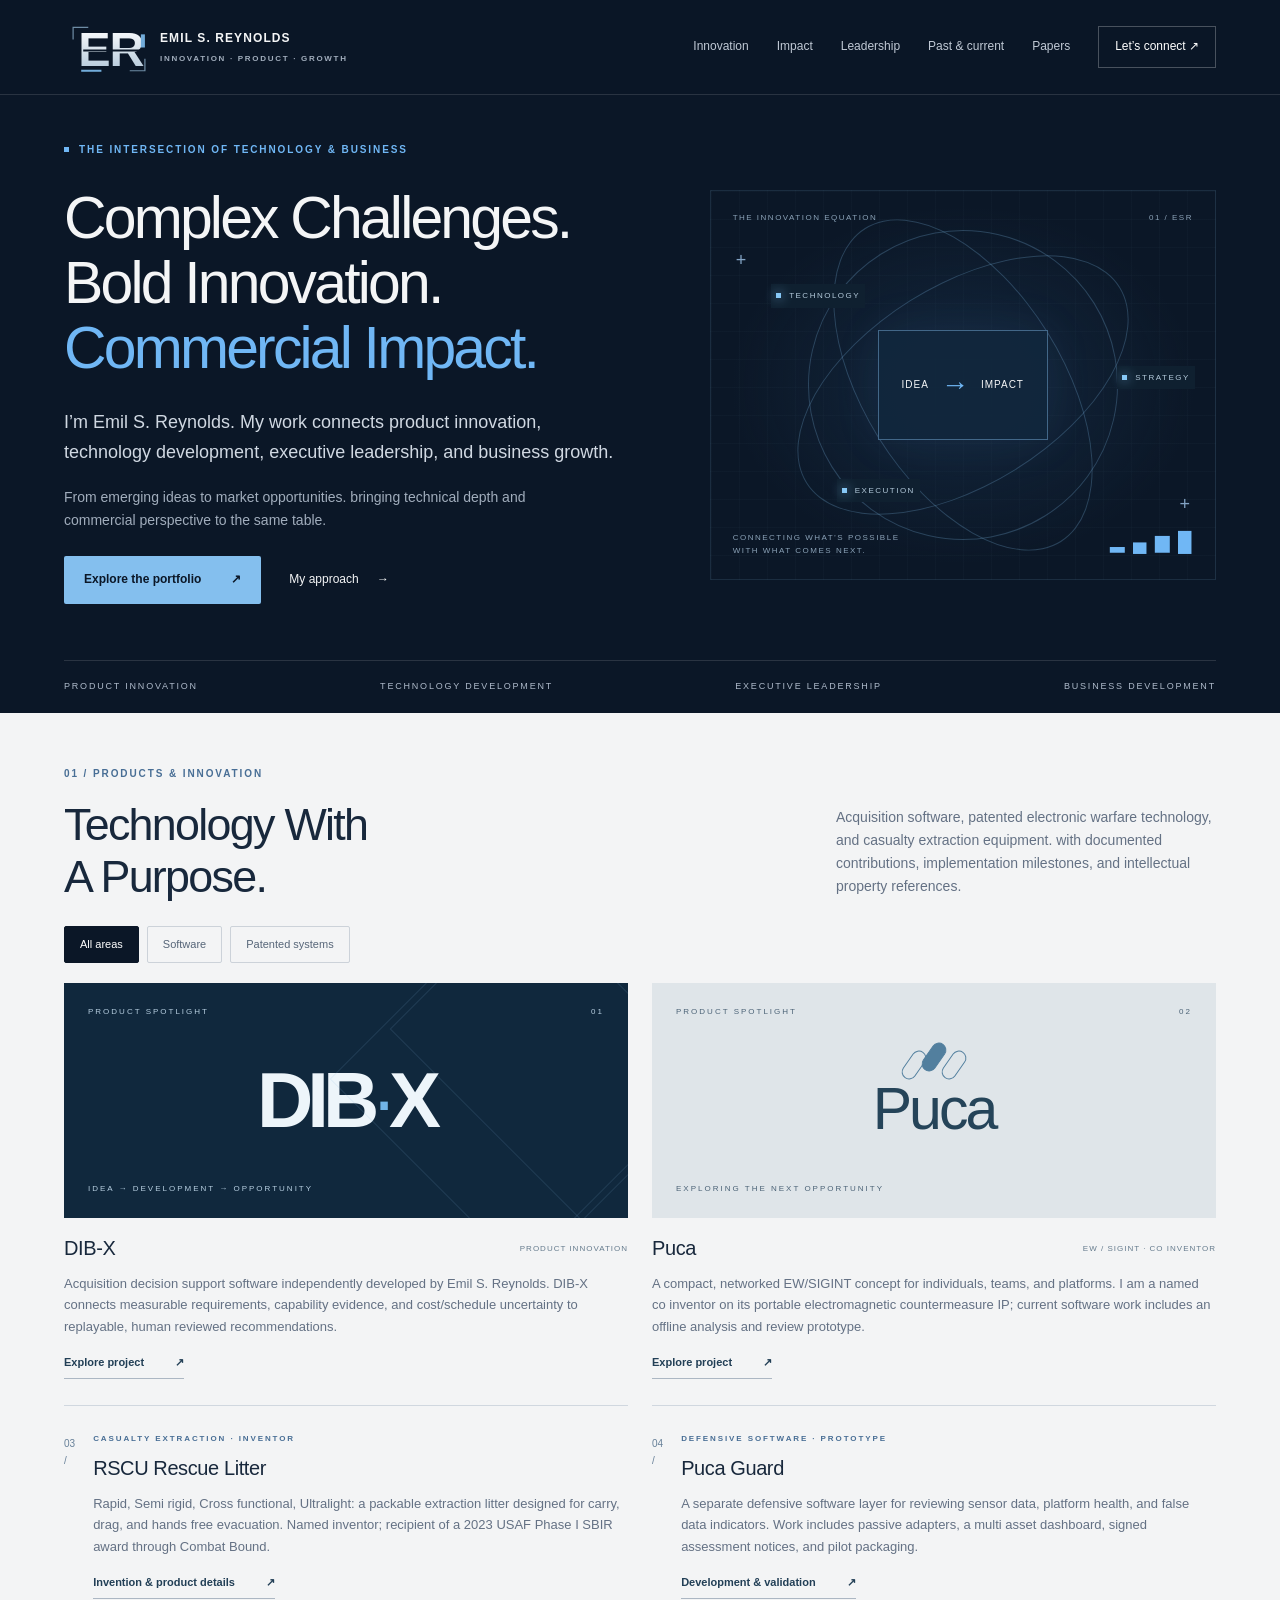
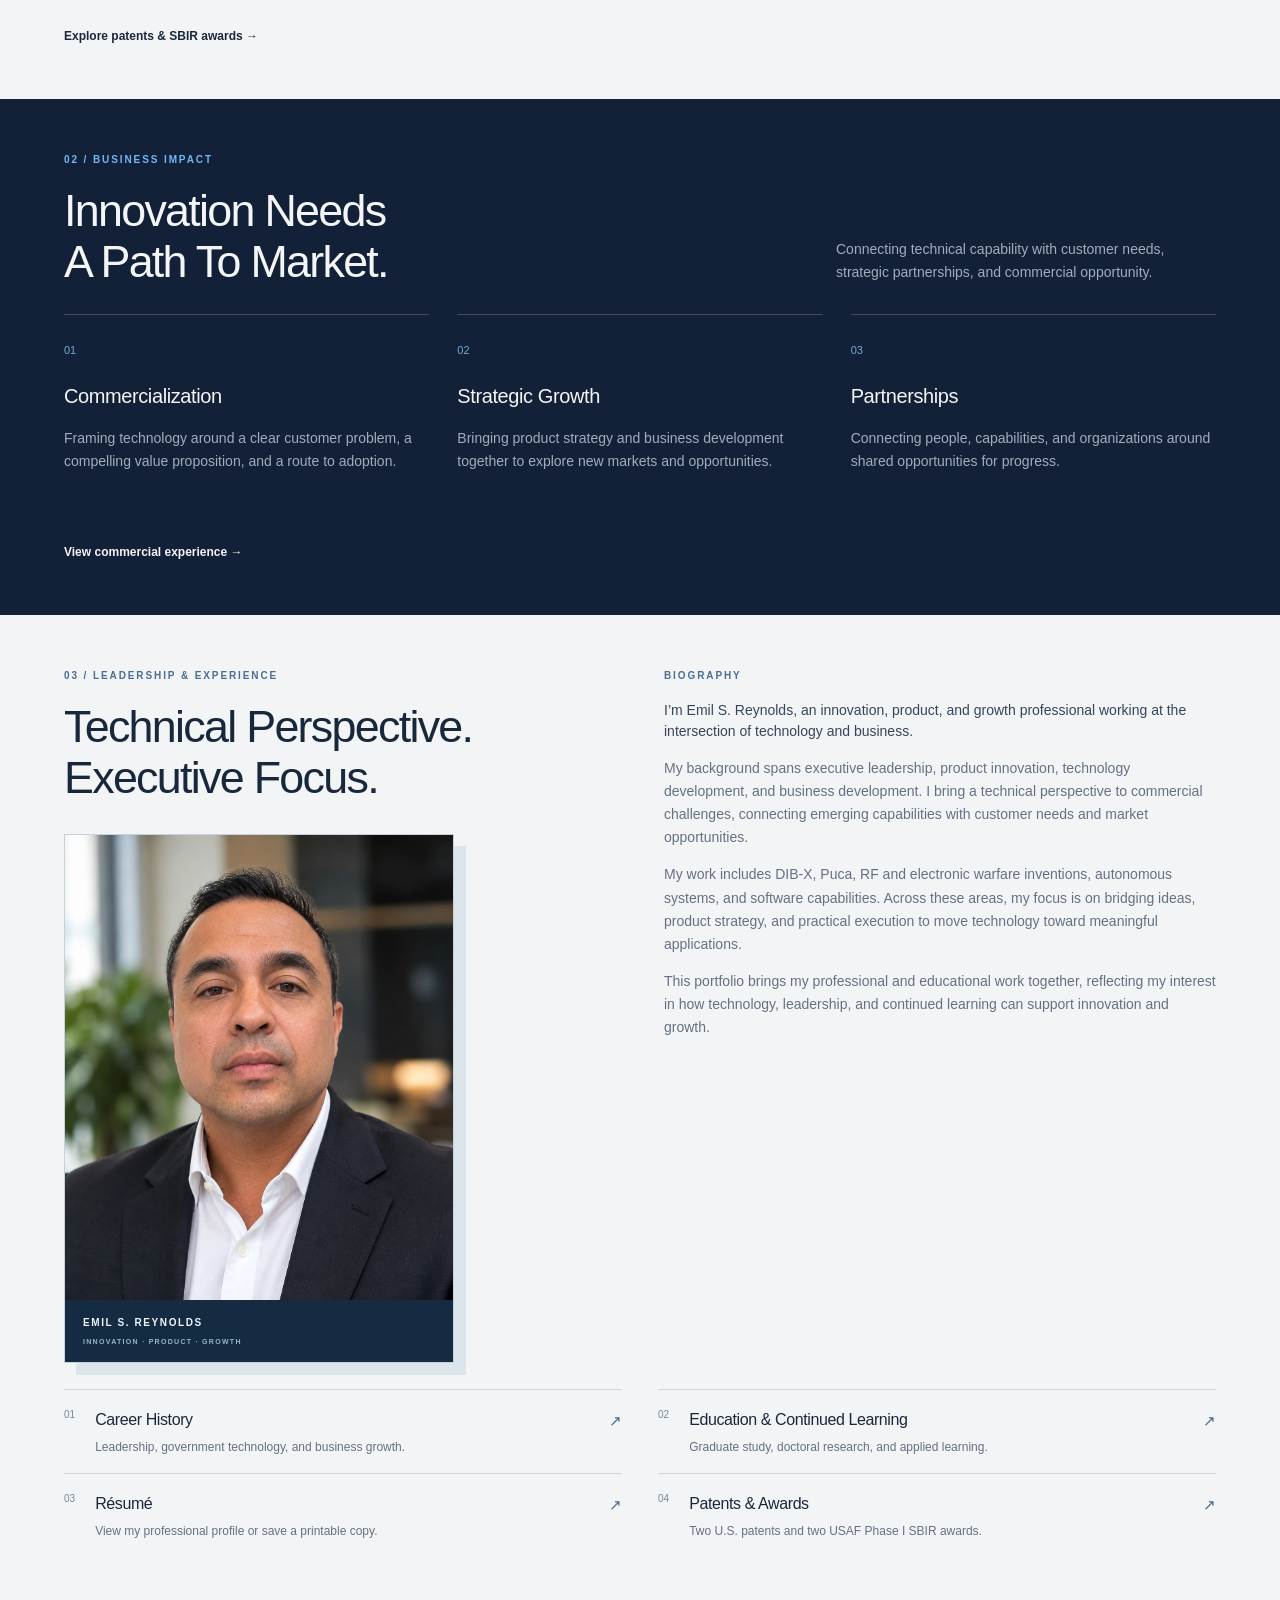
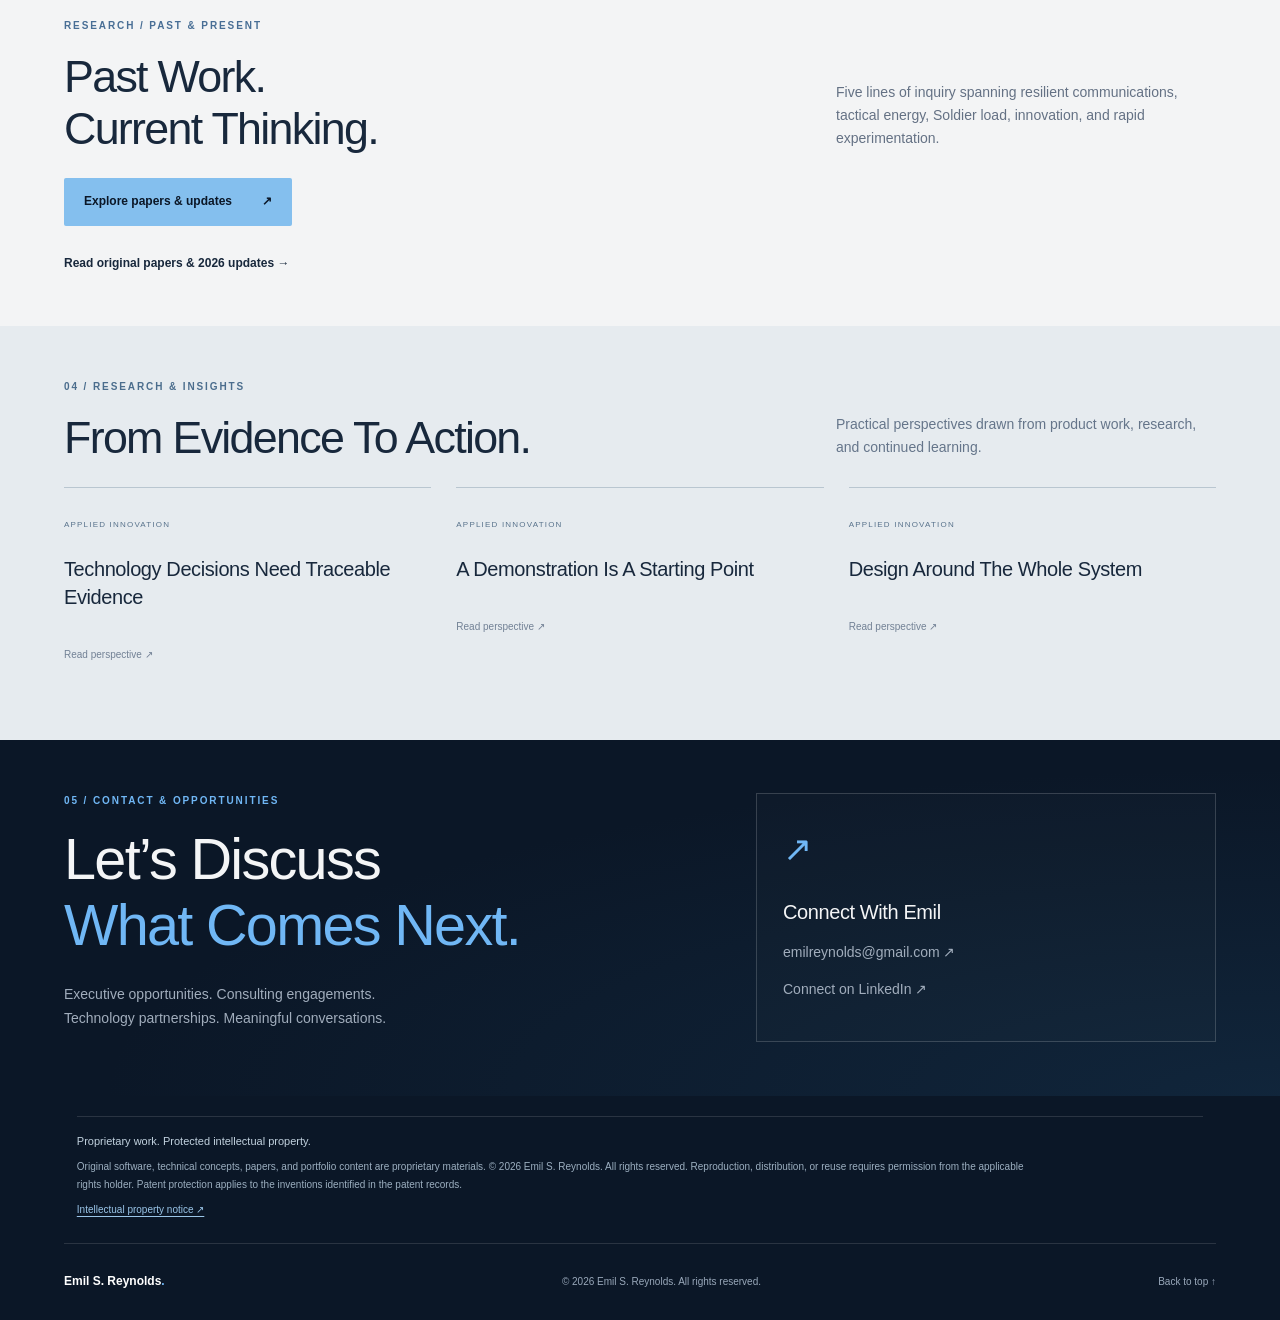
<file: index.html>
<!doctype html>
<html lang="en">
<head><meta charset="utf-8"><meta name="viewport" content="width=device width,initial scale=1"><meta name="description" content="Emil S. Reynolds. innovation, product, and growth. A portfolio of technology, leadership, and commercialization."><title>Emil S. Reynolds | Innovation, Product & Growth</title><link rel="stylesheet" href="styles.css"></head>
<body><a class="skip" href="#main">Skip to content</a>
<header><div class="container nav"><a class="brand" href="#home"><span class="monogram"><svg class="er-logo" viewBox="0 0 88 72" role="img" aria-label="ER monogram"><defs><linearGradient id="er-metal" x1="0" y1="15" x2="0" y2="57" gradientUnits="userSpaceOnUse"><stop stop-color="#ffffff"/><stop offset="1" stop-color="#b7cbdc"/></linearGradient><mask id="er-cut"><rect width="112" height="72" fill="white"/><path d="M19 39H91" stroke="black" stroke-width="2"/></mask></defs><g fill="none" stroke="#6e8ca5" stroke-width="1.2"><path d="M9 28V16H24M65 59H80V47"/></g><text x="14" y="54" fill="url(#er-metal)" font-family="'Segoe UI', Arial, sans-serif" font-size="48" font-weight="600" letter-spacing="-1" mask="url(#er-cut)">ER</text><path d="M76 23H80V36H76Z" fill="#72acda"/><path d="M17 59H37" stroke="#72acda" stroke-width="2"/></svg></span><span>EMIL S. REYNOLDS<small>INNOVATION · PRODUCT · GROWTH</small></span></a><button class="menu" aria-expanded="false" aria-controls="navigation">Menu +</button><nav id="navigation" aria-label="Main navigation"><a href="#innovation">Innovation</a><a href="#impact">Impact</a><a href="#leadership">Leadership</a><a href="#past-current">Past & current</a><a href="papers.html">Papers</a><a class="nav-contact" href="#contact">Let’s connect ↗</a></nav></div></header>
<main id="main">
<section class="hero container" id="home"><div class="hero-copy"><div class="eyebrow"><span></span>THE INTERSECTION OF TECHNOLOGY & BUSINESS</div><h1>Complex Challenges.<br>Bold Innovation.<br><em>Commercial Impact.</em></h1><p class="lead">I’m Emil S. Reynolds. My work connects product innovation, technology development, executive leadership, and business growth.</p><p class="hero-sub">From emerging ideas to market opportunities. bringing technical depth and commercial perspective to the same table.</p><div class="actions"><a class="button" href="#innovation">Explore the portfolio <span>↗</span></a><a class="text-link" href="#leadership">My approach <span>→</span></a></div></div><div class="hero-art" role="img" aria-label="Abstract engineering diagram connecting innovation, product, and growth"><div class="art-top"><span>THE INNOVATION EQUATION</span><span>01 / ESR</span></div><div class="orbit orbit-one"></div><div class="orbit orbit-two"></div><div class="orbit orbit-three"></div><div class="cross cross-a">+</div><div class="cross cross-b">+</div><div class="art-axis"></div><div class="core"><span>IDEA</span><strong>→</strong><span>IMPACT</span></div><div class="art-label label-a"><i></i>TECHNOLOGY</div><div class="art-label label-b"><i></i>STRATEGY</div><div class="art-label label-c"><i></i>EXECUTION</div><div class="art-bottom"><span>CONNECTING WHAT’S POSSIBLE<br>WITH WHAT COMES NEXT.</span><span class="signal">▂ ▄ ▆ █</span></div></div><div class="hero-foot"><span>PRODUCT INNOVATION</span><span>TECHNOLOGY DEVELOPMENT</span><span>EXECUTIVE LEADERSHIP</span><span>BUSINESS DEVELOPMENT</span></div></section>
<section class="section light" id="innovation"><div class="container"><div class="section-heading"><div><div class="eyebrow">01 / PRODUCTS & INNOVATION</div><h2>Technology With<br>A Purpose.</h2></div><p>Acquisition software, patented electronic warfare technology, and casualty extraction equipment. with documented contributions, implementation milestones, and intellectual property references.</p></div><div class="filters" role="group" aria-label="Filter portfolio"><button aria-pressed="true" data-filter="all">All areas</button><button aria-pressed="false" data-filter="product">Software</button><button aria-pressed="false" data-filter="systems">Patented systems</button></div><div class="projects">
<article class="project" data-category="product"><div class="project-visual dib"><div class="visual-meta">PRODUCT SPOTLIGHT <span>01</span></div><div class="dib-word">DIB<span>·</span>X</div><div class="visual-footer">IDEA → DEVELOPMENT → OPPORTUNITY</div></div><div class="project-heading"><h3>DIB-X</h3><span>PRODUCT INNOVATION</span></div><p>Acquisition decision support software independently developed by Emil S. Reynolds. DIB-X connects measurable requirements, capability evidence, and cost/schedule uncertainty to replayable, human reviewed recommendations.</p><a class="detail" href="dib-x.html">Explore project <span>↗</span></a></article>
<article class="project" data-category="systems"><div class="project-visual puca"><div class="visual-meta">PRODUCT SPOTLIGHT <span>02</span></div><div class="puca-mark"><span></span><span></span><span></span></div><div class="puca-word">Puca</div><div class="visual-footer">EXPLORING THE NEXT OPPORTUNITY</div></div><div class="project-heading"><h3>Puca</h3><span>EW / SIGINT · CO INVENTOR</span></div><p>A compact, networked EW/SIGINT concept for individuals, teams, and platforms. I am a named co inventor on its portable electromagnetic countermeasure IP; current software work includes an offline analysis and review prototype.</p><a class="detail" href="puca.html">Explore project <span>↗</span></a></article>
<article class="project compact" data-category="systems"><div class="system-number">03 /</div><div><div class="eyebrow">CASUALTY EXTRACTION · INVENTOR</div><h3>RSCU Rescue Litter</h3><p>Rapid, Semi rigid, Cross functional, Ultralight: a packable extraction litter designed for carry, drag, and hands free evacuation. Named inventor; recipient of a 2023 USAF Phase I SBIR award through Combat Bound.</p><a class="detail" href="rscu.html">Invention & product details <span>↗</span></a></div></article>
<article class="project compact" data-category="product"><div class="system-number">04 /</div><div><div class="eyebrow">DEFENSIVE SOFTWARE · PROTOTYPE</div><h3>Puca Guard</h3><p>A separate defensive software layer for reviewing sensor data, platform health, and false data indicators. Work includes passive adapters, a multi asset dashboard, signed assessment notices, and pilot packaging.</p><a class="detail" href="puca-guard.html">Development & validation <span>↗</span></a></div></article></div><a class="section-link" href="patents.html">Explore patents & SBIR awards →</a></div></section>
<section class="section impact" id="impact"><div class="container"><div class="section-heading"><div><div class="eyebrow">02 / BUSINESS IMPACT</div><h2>Innovation Needs<br>A Path To Market.</h2></div><p>Connecting technical capability with customer needs, strategic partnerships, and commercial opportunity.</p></div><div class="impact-grid"><article><span class="index">01</span><h3>Commercialization</h3><p>Framing technology around a clear customer problem, a compelling value proposition, and a route to adoption.</p></article><article><span class="index">02</span><h3>Strategic Growth</h3><p>Bringing product strategy and business development together to explore new markets and opportunities.</p></article><article><span class="index">03</span><h3>Partnerships</h3><p>Connecting people, capabilities, and organizations around shared opportunities for progress.</p></article><a class="section-link" href="impact.html">View commercial experience →</a></div></div></section>
<section class="section light" id="leadership"><div class="container leadership"><div><div class="eyebrow">03 / LEADERSHIP & EXPERIENCE</div><h2>Technical Perspective.<br>Executive Focus.</h2><figure class="bio-portrait"><img src="emil-reynolds.png" alt="Portrait of Emil S. Reynolds" width="1145" height="1374" loading="lazy" decoding="async"><figcaption>EMIL S. REYNOLDS <span>INNOVATION · PRODUCT · GROWTH</span></figcaption></figure></div><div class="leadership-copy"><div class="eyebrow" style="margin-bottom:16px">BIOGRAPHY</div><p class="large-copy">I’m Emil S. Reynolds, an innovation, product, and growth professional working at the intersection of technology and business.</p><p>My background spans executive leadership, product innovation, technology development, and business development. I bring a technical perspective to commercial challenges, connecting emerging capabilities with customer needs and market opportunities.</p><p>My work includes DIB-X, Puca, RF and electronic warfare inventions, autonomous systems, and software capabilities. Across these areas, my focus is on bridging ideas, product strategy, and practical execution to move technology toward meaningful applications.</p><p>This portfolio brings my professional and educational work together, reflecting my interest in how technology, leadership, and continued learning can support innovation and growth.</p></div><div class="profile-links"><a href="career.html"><span>01</span><div><h3>Career History</h3><p>Leadership, government technology, and business growth.</p></div><b>↗</b></a><a href="education.html"><span>02</span><div><h3>Education & Continued Learning</h3><p>Graduate study, doctoral research, and applied learning.</p></div><b>↗</b></a><a href="resume.html"><span>03</span><div><h3>Résumé</h3><p>View my professional profile or save a printable copy.</p></div><b>↗</b></a><a href="patents.html"><span>04</span><div><h3>Patents & Awards</h3><p>Two U.S. patents and two USAF Phase I SBIR awards.</p></div><b>↗</b></a></div></div></section>
<section class="section light work-library" id="past-current"><div class="container"><div class="section-heading"><div><div class="eyebrow">RESEARCH / PAST & PRESENT</div><h2>Past Work.<br>Current Thinking.</h2></div><p>Five lines of inquiry spanning resilient communications, tactical energy, Soldier load, innovation, and rapid experimentation.</p></div><a class="button" href="research.html">Explore papers & updates <span>↗</span></a><a class="section-link" href="papers.html">Read original papers & 2026 updates →</a></div></section><section class="section insights" id="insights"><div class="container"><div class="section-heading"><div><div class="eyebrow">04 / RESEARCH & INSIGHTS</div><h2>From Evidence To Action.</h2></div><p>Practical perspectives drawn from product work, research, and continued learning.</p></div><div class="insight-grid"><a class="insight-link" href="insights.html"><span class="topic">APPLIED INNOVATION</span><h3>Technology Decisions Need Traceable Evidence</h3><span class="coming">Read perspective ↗</span></a><a class="insight-link" href="insights.html"><span class="topic">APPLIED INNOVATION</span><h3>A Demonstration Is A Starting Point</h3><span class="coming">Read perspective ↗</span></a><a class="insight-link" href="insights.html"><span class="topic">APPLIED INNOVATION</span><h3>Design Around The Whole System</h3><span class="coming">Read perspective ↗</span></a></div></div></section>
<section class="contact-section" id="contact"><div class="container contact"><div><div class="eyebrow">05 / CONTACT & OPPORTUNITIES</div><h2>Let’s Discuss<br><em>What Comes Next.</em></h2><p>Executive opportunities. Consulting engagements.<br>Technology partnerships. Meaningful conversations.</p></div><div class="contact-panel"><span class="contact-mark">↗</span><h3>Connect With Emil</h3><p><a href="mailto:emilreynolds@gmail.com">emilreynolds@gmail.com ↗</a></p><p><a href="https://www.linkedin.com/in/emil-reynolds" target="_blank" rel="noopener noreferrer">Connect on LinkedIn ↗</a></p></div></div></section>
<aside class="rights-notice"><strong>Proprietary work. Protected intellectual property.</strong><p>Original software, technical concepts, papers, and portfolio content are proprietary materials. © 2026 Emil S. Reynolds. All rights reserved. Reproduction, distribution, or reuse requires permission from the applicable rights holder. Patent protection applies to the inventions identified in the patent records.</p><a href="intellectual-property.html">Intellectual property notice ↗</a></aside></main><footer class="container"><a class="brand footer-brand" href="#home">Emil S. Reynolds<span class="footer-dot">.</span></a><span>© <span id="year">2026</span> Emil S. Reynolds. All rights reserved.</span><a href="#home">Back to top ↑</a></footer>

<script src="script.js"></script></body></html>
</file>
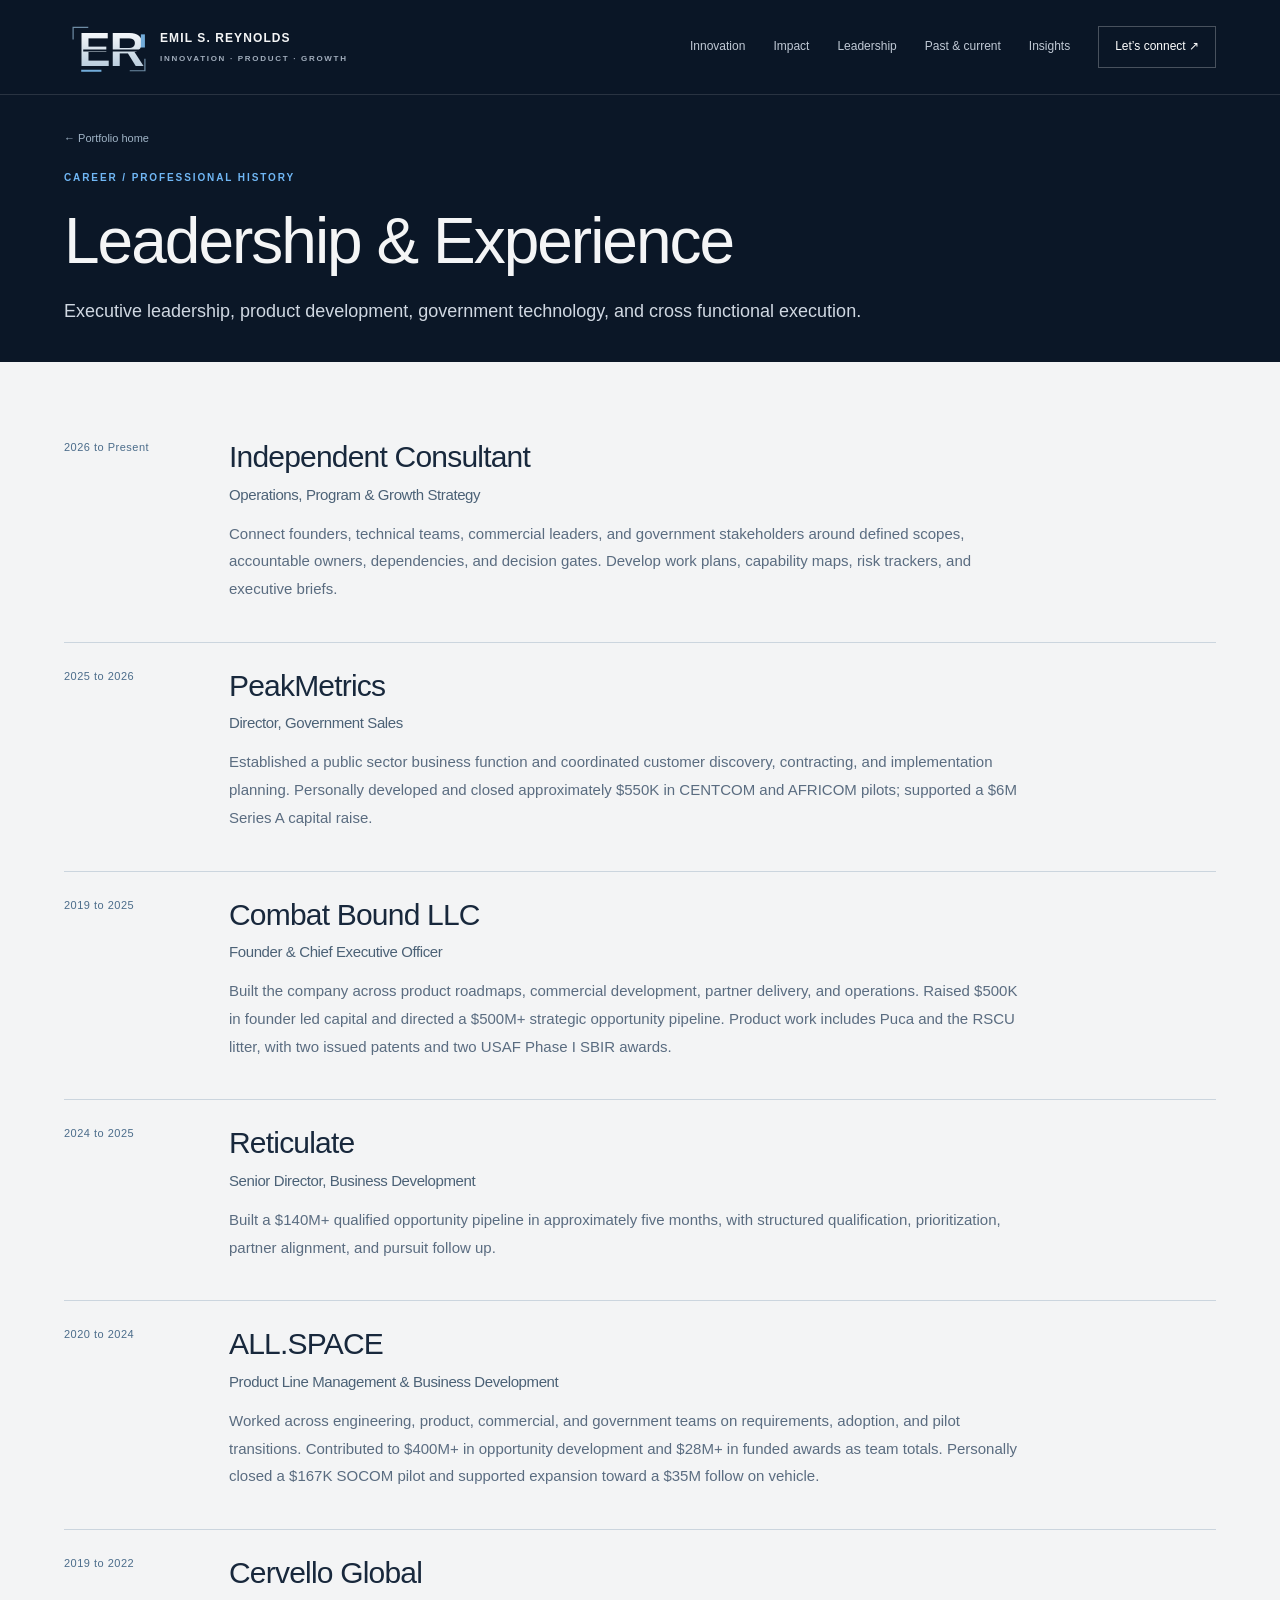
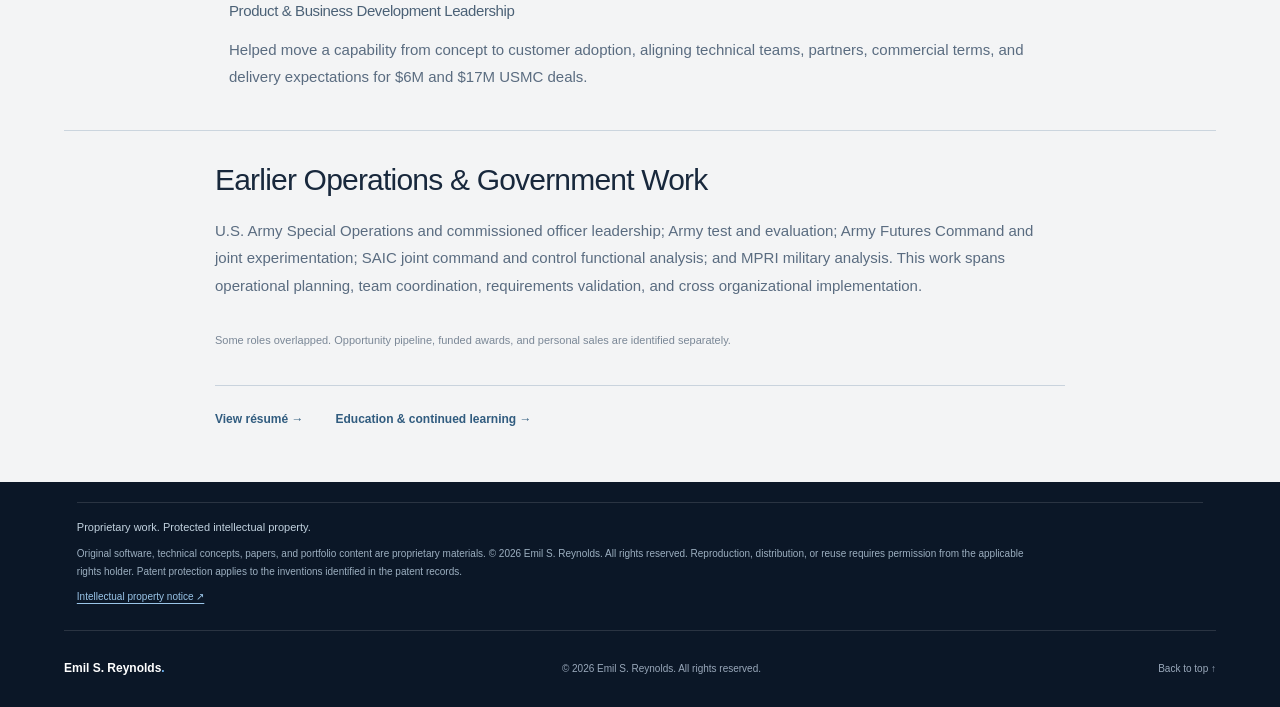
<file: career.html>
<!doctype html><html lang="en"><head><meta charset="utf-8"><meta name="viewport" content="width=device width,initial scale=1"><meta name="description" content="Executive leadership, product development, government technology, and cross functional execution."><title>Leadership &amp; experience | Emil S. Reynolds</title><link rel="stylesheet" href="styles.css"></head><body class="detail-page "><a class="skip" href="#main">Skip to content</a><header><div class="container nav"><a class="brand" href="index.html#home"><span class="monogram"><svg class="er-logo" viewBox="0 0 88 72" role="img" aria-label="ER monogram"><defs><linearGradient id="er-metal" x1="0" y1="15" x2="0" y2="57" gradientUnits="userSpaceOnUse"><stop stop-color="#ffffff"/><stop offset="1" stop-color="#b7cbdc"/></linearGradient><mask id="er-cut"><rect width="112" height="72" fill="white"/><path d="M19 39H91" stroke="black" stroke-width="2"/></mask></defs><g fill="none" stroke="#6e8ca5" stroke-width="1.2"><path d="M9 28V16H24M65 59H80V47"/></g><text x="14" y="54" fill="url(#er-metal)" font-family="'Segoe UI', Arial, sans-serif" font-size="48" font-weight="600" letter-spacing="-1" mask="url(#er-cut)">ER</text><path d="M76 23H80V36H76Z" fill="#72acda"/><path d="M17 59H37" stroke="#72acda" stroke-width="2"/></svg></span><span>EMIL S. REYNOLDS<small>INNOVATION · PRODUCT · GROWTH</small></span></a><button class="menu" aria-expanded="false" aria-controls="navigation">Menu +</button><nav id="navigation" aria-label="Main navigation"><a href="index.html#innovation">Innovation</a><a href="index.html#impact">Impact</a><a href="index.html#leadership">Leadership</a><a href="index.html#past-current">Past & current</a><a href="index.html#insights">Insights</a><a class="nav-contact" href="index.html#contact">Let’s connect ↗</a></nav></div></header><main id="main"><section class="page-intro container"><a class="back-link" href="index.html">← Portfolio home</a><div class="eyebrow">CAREER / PROFESSIONAL HISTORY</div><h1>Leadership & Experience</h1><p class="lead">Executive leadership, product development, government technology, and cross functional execution.</p></section><section class="section light"><div class="container page-content"><article class="career-entry"><span class="career-date">2026 to Present</span><div><h2>Independent Consultant</h2><h3>Operations, Program & Growth Strategy</h3><p>Connect founders, technical teams, commercial leaders, and government stakeholders around defined scopes, accountable owners, dependencies, and decision gates. Develop work plans, capability maps, risk trackers, and executive briefs.</p></div></article><article class="career-entry"><span class="career-date">2025 to 2026</span><div><h2>PeakMetrics</h2><h3>Director, Government Sales</h3><p>Established a public sector business function and coordinated customer discovery, contracting, and implementation planning. Personally developed and closed approximately $550K in CENTCOM and AFRICOM pilots; supported a $6M Series A capital raise.</p></div></article><article class="career-entry"><span class="career-date">2019 to 2025</span><div><h2>Combat Bound LLC</h2><h3>Founder & Chief Executive Officer</h3><p>Built the company across product roadmaps, commercial development, partner delivery, and operations. Raised $500K in founder led capital and directed a $500M+ strategic opportunity pipeline. Product work includes Puca and the RSCU litter, with two issued patents and two USAF Phase I SBIR awards.</p></div></article><article class="career-entry"><span class="career-date">2024 to 2025</span><div><h2>Reticulate</h2><h3>Senior Director, Business Development</h3><p>Built a $140M+ qualified opportunity pipeline in approximately five months, with structured qualification, prioritization, partner alignment, and pursuit follow up.</p></div></article><article class="career-entry"><span class="career-date">2020 to 2024</span><div><h2>ALL.SPACE</h2><h3>Product Line Management & Business Development</h3><p>Worked across engineering, product, commercial, and government teams on requirements, adoption, and pilot transitions. Contributed to $400M+ in opportunity development and $28M+ in funded awards as team totals. Personally closed a $167K SOCOM pilot and supported expansion toward a $35M follow on vehicle.</p></div></article><article class="career-entry"><span class="career-date">2019 to 2022</span><div><h2>Cervello Global</h2><h3>Product & Business Development Leadership</h3><p>Helped move a capability from concept to customer adoption, aligning technical teams, partners, commercial terms, and delivery expectations for $6M and $17M USMC deals.</p></div></article><div class="reading-column career-prior"><h2>Earlier Operations & Government Work</h2><p>U.S. Army Special Operations and commissioned officer leadership; Army test and evaluation; Army Futures Command and joint experimentation; SAIC joint command and control functional analysis; and MPRI military analysis. This work spans operational planning, team coordination, requirements validation, and cross organizational implementation.</p><p class="editorial-note">Some roles overlapped. Opportunity pipeline, funded awards, and personal sales are identified separately.</p><div class="related-links"><a href="resume.html">View résumé →</a><a href="education.html">Education & continued learning →</a></div></div></div></section><aside class="rights-notice"><strong>Proprietary work. Protected intellectual property.</strong><p>Original software, technical concepts, papers, and portfolio content are proprietary materials. © 2026 Emil S. Reynolds. All rights reserved. Reproduction, distribution, or reuse requires permission from the applicable rights holder. Patent protection applies to the inventions identified in the patent records.</p><a href="intellectual-property.html">Intellectual property notice ↗</a></aside></main><footer class="container"><a class="brand footer-brand" href="index.html#home">Emil S. Reynolds<span class="footer-dot">.</span></a><span>© <span id="year">2026</span> Emil S. Reynolds. All rights reserved.</span><a href="index.html#home">Back to top ↑</a></footer><script src="script.js"></script></body></html>
</file>
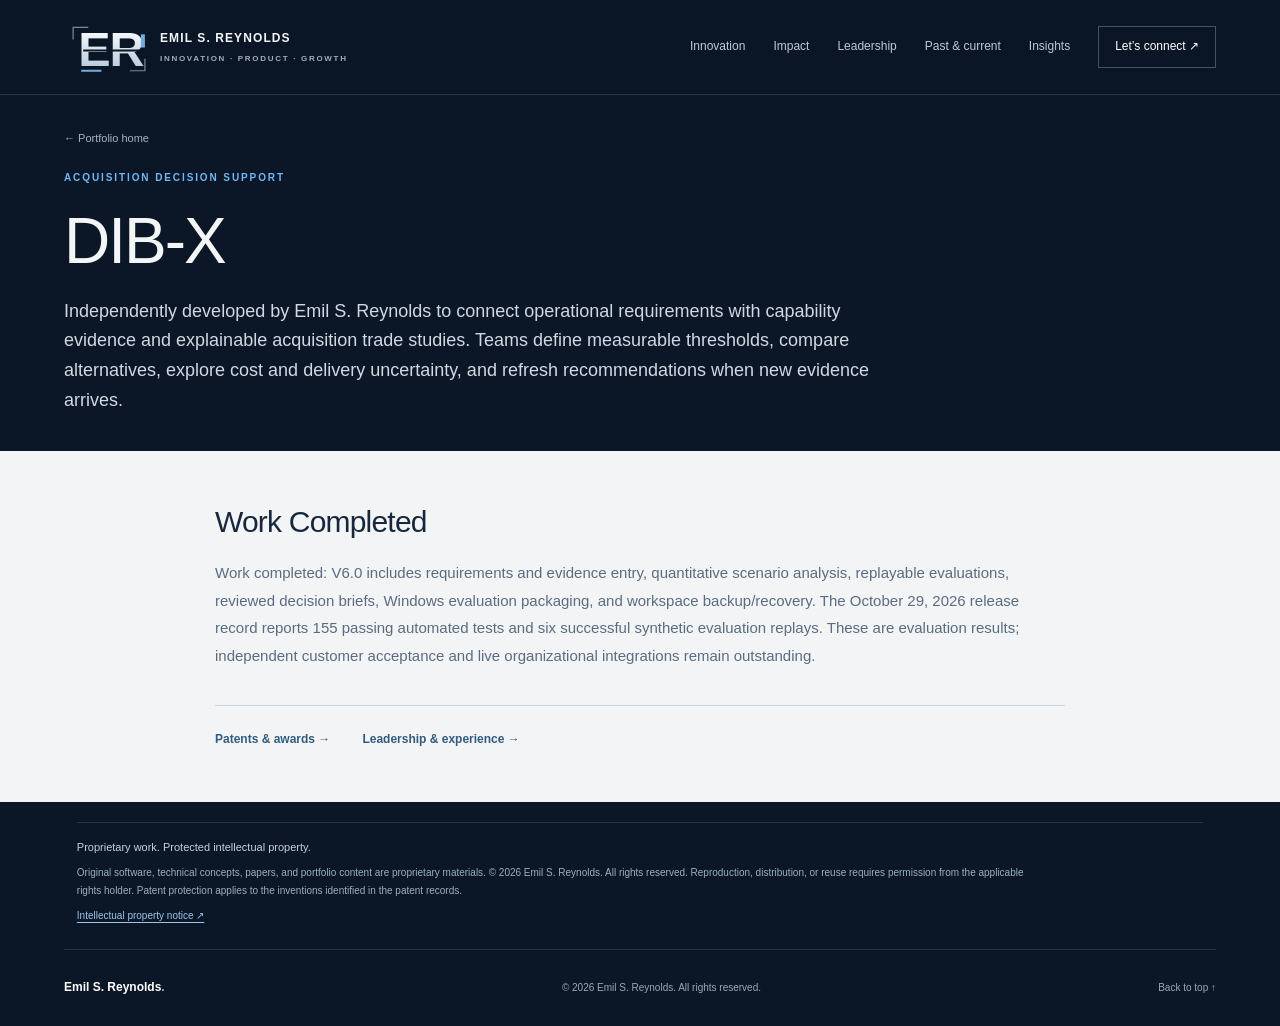
<file: dib-x.html>
<!doctype html><html lang="en"><head><meta charset="utf-8"><meta name="viewport" content="width=device width,initial scale=1"><meta name="description" content="Independently developed by Emil S. Reynolds to connect operational requirements with capability evidence and explainable acquisition trade studies. Teams define measurable thresholds, compare alternatives, explore cost and delivery uncertainty, and refresh recommendations when new evidence arrives."><title>DIB-X | Emil S. Reynolds</title><link rel="stylesheet" href="styles.css"></head><body class="detail-page "><a class="skip" href="#main">Skip to content</a><header><div class="container nav"><a class="brand" href="index.html#home"><span class="monogram"><svg class="er-logo" viewBox="0 0 88 72" role="img" aria-label="ER monogram"><defs><linearGradient id="er-metal" x1="0" y1="15" x2="0" y2="57" gradientUnits="userSpaceOnUse"><stop stop-color="#ffffff"/><stop offset="1" stop-color="#b7cbdc"/></linearGradient><mask id="er-cut"><rect width="112" height="72" fill="white"/><path d="M19 39H91" stroke="black" stroke-width="2"/></mask></defs><g fill="none" stroke="#6e8ca5" stroke-width="1.2"><path d="M9 28V16H24M65 59H80V47"/></g><text x="14" y="54" fill="url(#er-metal)" font-family="'Segoe UI', Arial, sans-serif" font-size="48" font-weight="600" letter-spacing="-1" mask="url(#er-cut)">ER</text><path d="M76 23H80V36H76Z" fill="#72acda"/><path d="M17 59H37" stroke="#72acda" stroke-width="2"/></svg></span><span>EMIL S. REYNOLDS<small>INNOVATION · PRODUCT · GROWTH</small></span></a><button class="menu" aria-expanded="false" aria-controls="navigation">Menu +</button><nav id="navigation" aria-label="Main navigation"><a href="index.html#innovation">Innovation</a><a href="index.html#impact">Impact</a><a href="index.html#leadership">Leadership</a><a href="index.html#past-current">Past & current</a><a href="index.html#insights">Insights</a><a class="nav-contact" href="index.html#contact">Let’s connect ↗</a></nav></div></header><main id="main"><section class="page-intro container"><a class="back-link" href="index.html">← Portfolio home</a><div class="eyebrow">ACQUISITION DECISION SUPPORT</div><h1>DIB-X</h1><p class="lead">Independently developed by Emil S. Reynolds to connect operational requirements with capability evidence and explainable acquisition trade studies. Teams define measurable thresholds, compare alternatives, explore cost and delivery uncertainty, and refresh recommendations when new evidence arrives.</p></section><section class="section light"><div class="container page-content"><div class="reading-column"><h2>Work Completed</h2><p>Work completed: V6.0 includes requirements and evidence entry, quantitative scenario analysis, replayable evaluations, reviewed decision briefs, Windows evaluation packaging, and workspace backup/recovery. The October 29, 2026 release record reports 155 passing automated tests and six successful synthetic evaluation replays. These are evaluation results; independent customer acceptance and live organizational integrations remain outstanding.</p><div class="related-links"><a href="patents.html">Patents & awards →</a><a href="career.html">Leadership & experience →</a></div></div></div></section><aside class="rights-notice"><strong>Proprietary work. Protected intellectual property.</strong><p>Original software, technical concepts, papers, and portfolio content are proprietary materials. © 2026 Emil S. Reynolds. All rights reserved. Reproduction, distribution, or reuse requires permission from the applicable rights holder. Patent protection applies to the inventions identified in the patent records.</p><a href="intellectual-property.html">Intellectual property notice ↗</a></aside></main><footer class="container"><a class="brand footer-brand" href="index.html#home">Emil S. Reynolds<span class="footer-dot">.</span></a><span>© <span id="year">2026</span> Emil S. Reynolds. All rights reserved.</span><a href="index.html#home">Back to top ↑</a></footer><script src="script.js"></script></body></html>
</file>
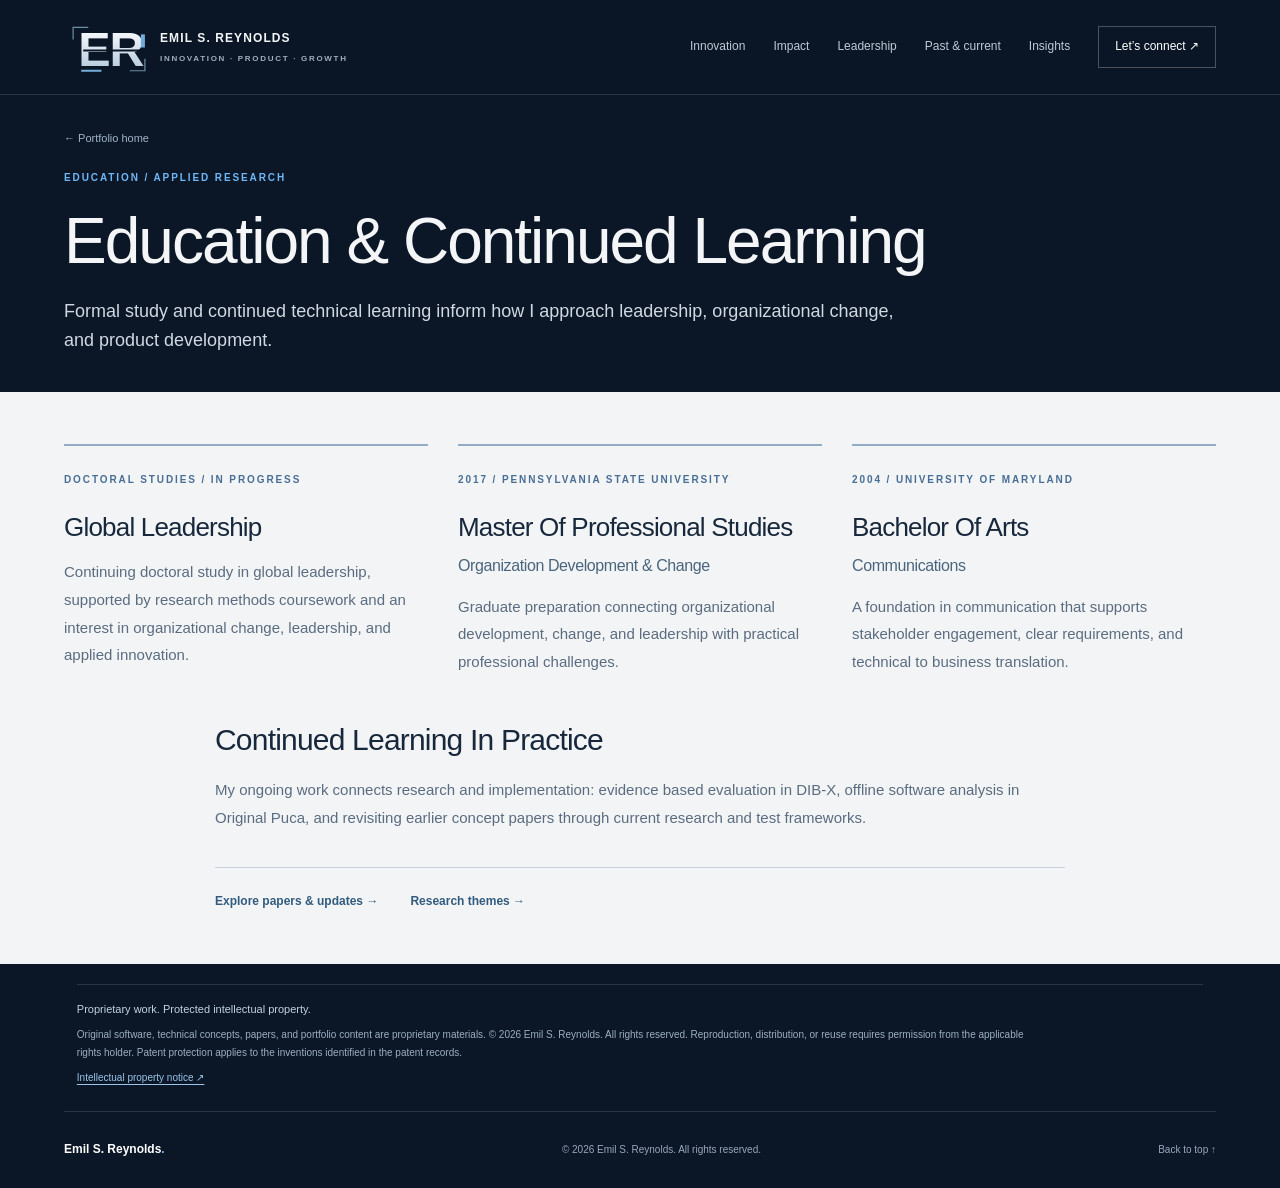
<file: education.html>
<!doctype html><html lang="en"><head><meta charset="utf-8"><meta name="viewport" content="width=device width,initial scale=1"><meta name="description" content="Formal study and continued technical learning inform how I approach leadership, organizational change, and product development."><title>Education &amp; continued learning | Emil S. Reynolds</title><link rel="stylesheet" href="styles.css"></head><body class="detail-page "><a class="skip" href="#main">Skip to content</a><header><div class="container nav"><a class="brand" href="index.html#home"><span class="monogram"><svg class="er-logo" viewBox="0 0 88 72" role="img" aria-label="ER monogram"><defs><linearGradient id="er-metal" x1="0" y1="15" x2="0" y2="57" gradientUnits="userSpaceOnUse"><stop stop-color="#ffffff"/><stop offset="1" stop-color="#b7cbdc"/></linearGradient><mask id="er-cut"><rect width="112" height="72" fill="white"/><path d="M19 39H91" stroke="black" stroke-width="2"/></mask></defs><g fill="none" stroke="#6e8ca5" stroke-width="1.2"><path d="M9 28V16H24M65 59H80V47"/></g><text x="14" y="54" fill="url(#er-metal)" font-family="'Segoe UI', Arial, sans-serif" font-size="48" font-weight="600" letter-spacing="-1" mask="url(#er-cut)">ER</text><path d="M76 23H80V36H76Z" fill="#72acda"/><path d="M17 59H37" stroke="#72acda" stroke-width="2"/></svg></span><span>EMIL S. REYNOLDS<small>INNOVATION · PRODUCT · GROWTH</small></span></a><button class="menu" aria-expanded="false" aria-controls="navigation">Menu +</button><nav id="navigation" aria-label="Main navigation"><a href="index.html#innovation">Innovation</a><a href="index.html#impact">Impact</a><a href="index.html#leadership">Leadership</a><a href="index.html#past-current">Past & current</a><a href="index.html#insights">Insights</a><a class="nav-contact" href="index.html#contact">Let’s connect ↗</a></nav></div></header><main id="main"><section class="page-intro container"><a class="back-link" href="index.html">← Portfolio home</a><div class="eyebrow">EDUCATION / APPLIED RESEARCH</div><h1>Education & Continued Learning</h1><p class="lead">Formal study and continued technical learning inform how I approach leadership, organizational change, and product development.</p></section><section class="section light"><div class="container page-content"><div class="education-grid"><article class="education-item"><span class="eyebrow">DOCTORAL STUDIES / IN PROGRESS</span><h2>Global Leadership</h2><p>Continuing doctoral study in global leadership, supported by research methods coursework and an interest in organizational change, leadership, and applied innovation.</p></article><article class="education-item"><span class="eyebrow">2017 / PENNSYLVANIA STATE UNIVERSITY</span><h2>Master Of Professional Studies</h2><h3>Organization Development & Change</h3><p>Graduate preparation connecting organizational development, change, and leadership with practical professional challenges.</p></article><article class="education-item"><span class="eyebrow">2004 / UNIVERSITY OF MARYLAND</span><h2>Bachelor Of Arts</h2><h3>Communications</h3><p>A foundation in communication that supports stakeholder engagement, clear requirements, and technical to business translation.</p></article></div><div class="reading-column career-prior"><h2>Continued Learning In Practice</h2><p>My ongoing work connects research and implementation: evidence based evaluation in DIB-X, offline software analysis in Original Puca, and revisiting earlier concept papers through current research and test frameworks.</p><div class="related-links"><a href="research.html">Explore papers & updates →</a><a href="insights.html">Research themes →</a></div></div></div></section><aside class="rights-notice"><strong>Proprietary work. Protected intellectual property.</strong><p>Original software, technical concepts, papers, and portfolio content are proprietary materials. © 2026 Emil S. Reynolds. All rights reserved. Reproduction, distribution, or reuse requires permission from the applicable rights holder. Patent protection applies to the inventions identified in the patent records.</p><a href="intellectual-property.html">Intellectual property notice ↗</a></aside></main><footer class="container"><a class="brand footer-brand" href="index.html#home">Emil S. Reynolds<span class="footer-dot">.</span></a><span>© <span id="year">2026</span> Emil S. Reynolds. All rights reserved.</span><a href="index.html#home">Back to top ↑</a></footer><script src="script.js"></script></body></html>
</file>
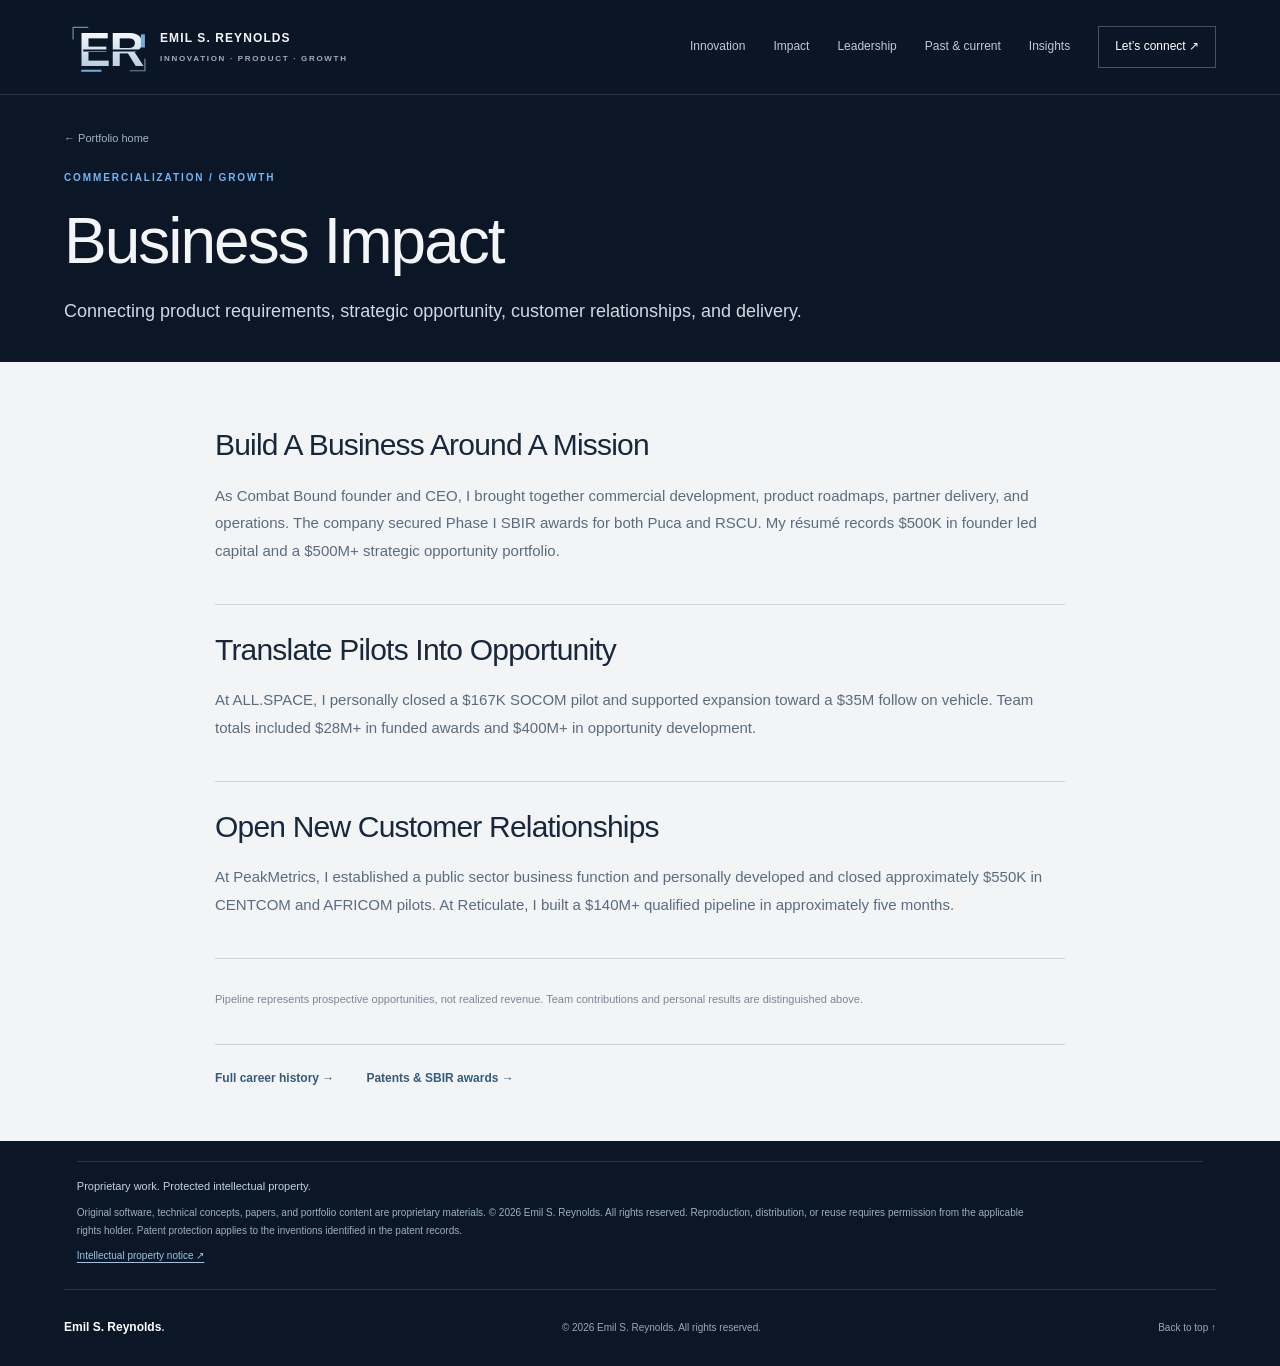
<file: impact.html>
<!doctype html><html lang="en"><head><meta charset="utf-8"><meta name="viewport" content="width=device width,initial scale=1"><meta name="description" content="Connecting product requirements, strategic opportunity, customer relationships, and delivery."><title>Business impact | Emil S. Reynolds</title><link rel="stylesheet" href="styles.css"></head><body class="detail-page "><a class="skip" href="#main">Skip to content</a><header><div class="container nav"><a class="brand" href="index.html#home"><span class="monogram"><svg class="er-logo" viewBox="0 0 88 72" role="img" aria-label="ER monogram"><defs><linearGradient id="er-metal" x1="0" y1="15" x2="0" y2="57" gradientUnits="userSpaceOnUse"><stop stop-color="#ffffff"/><stop offset="1" stop-color="#b7cbdc"/></linearGradient><mask id="er-cut"><rect width="112" height="72" fill="white"/><path d="M19 39H91" stroke="black" stroke-width="2"/></mask></defs><g fill="none" stroke="#6e8ca5" stroke-width="1.2"><path d="M9 28V16H24M65 59H80V47"/></g><text x="14" y="54" fill="url(#er-metal)" font-family="'Segoe UI', Arial, sans-serif" font-size="48" font-weight="600" letter-spacing="-1" mask="url(#er-cut)">ER</text><path d="M76 23H80V36H76Z" fill="#72acda"/><path d="M17 59H37" stroke="#72acda" stroke-width="2"/></svg></span><span>EMIL S. REYNOLDS<small>INNOVATION · PRODUCT · GROWTH</small></span></a><button class="menu" aria-expanded="false" aria-controls="navigation">Menu +</button><nav id="navigation" aria-label="Main navigation"><a href="index.html#innovation">Innovation</a><a href="index.html#impact">Impact</a><a href="index.html#leadership">Leadership</a><a href="index.html#past-current">Past & current</a><a href="index.html#insights">Insights</a><a class="nav-contact" href="index.html#contact">Let’s connect ↗</a></nav></div></header><main id="main"><section class="page-intro container"><a class="back-link" href="index.html">← Portfolio home</a><div class="eyebrow">COMMERCIALIZATION / GROWTH</div><h1>Business Impact</h1><p class="lead">Connecting product requirements, strategic opportunity, customer relationships, and delivery.</p></section><section class="section light"><div class="container page-content"><div class="reading-column"><article class="record"><h2>Build A Business Around A Mission</h2><p>As Combat Bound founder and CEO, I brought together commercial development, product roadmaps, partner delivery, and operations. The company secured Phase I SBIR awards for both Puca and RSCU. My résumé records $500K in founder led capital and a $500M+ strategic opportunity portfolio.</p></article><article class="record"><h2>Translate Pilots Into Opportunity</h2><p>At ALL.SPACE, I personally closed a $167K SOCOM pilot and supported expansion toward a $35M follow on vehicle. Team totals included $28M+ in funded awards and $400M+ in opportunity development.</p></article><article class="record"><h2>Open New Customer Relationships</h2><p>At PeakMetrics, I established a public sector business function and personally developed and closed approximately $550K in CENTCOM and AFRICOM pilots. At Reticulate, I built a $140M+ qualified pipeline in approximately five months.</p></article><p class="editorial-note">Pipeline represents prospective opportunities, not realized revenue. Team contributions and personal results are distinguished above.</p><div class="related-links"><a href="career.html">Full career history →</a><a href="patents.html">Patents & SBIR awards →</a></div></div></div></section><aside class="rights-notice"><strong>Proprietary work. Protected intellectual property.</strong><p>Original software, technical concepts, papers, and portfolio content are proprietary materials. © 2026 Emil S. Reynolds. All rights reserved. Reproduction, distribution, or reuse requires permission from the applicable rights holder. Patent protection applies to the inventions identified in the patent records.</p><a href="intellectual-property.html">Intellectual property notice ↗</a></aside></main><footer class="container"><a class="brand footer-brand" href="index.html#home">Emil S. Reynolds<span class="footer-dot">.</span></a><span>© <span id="year">2026</span> Emil S. Reynolds. All rights reserved.</span><a href="index.html#home">Back to top ↑</a></footer><script src="script.js"></script></body></html>
</file>
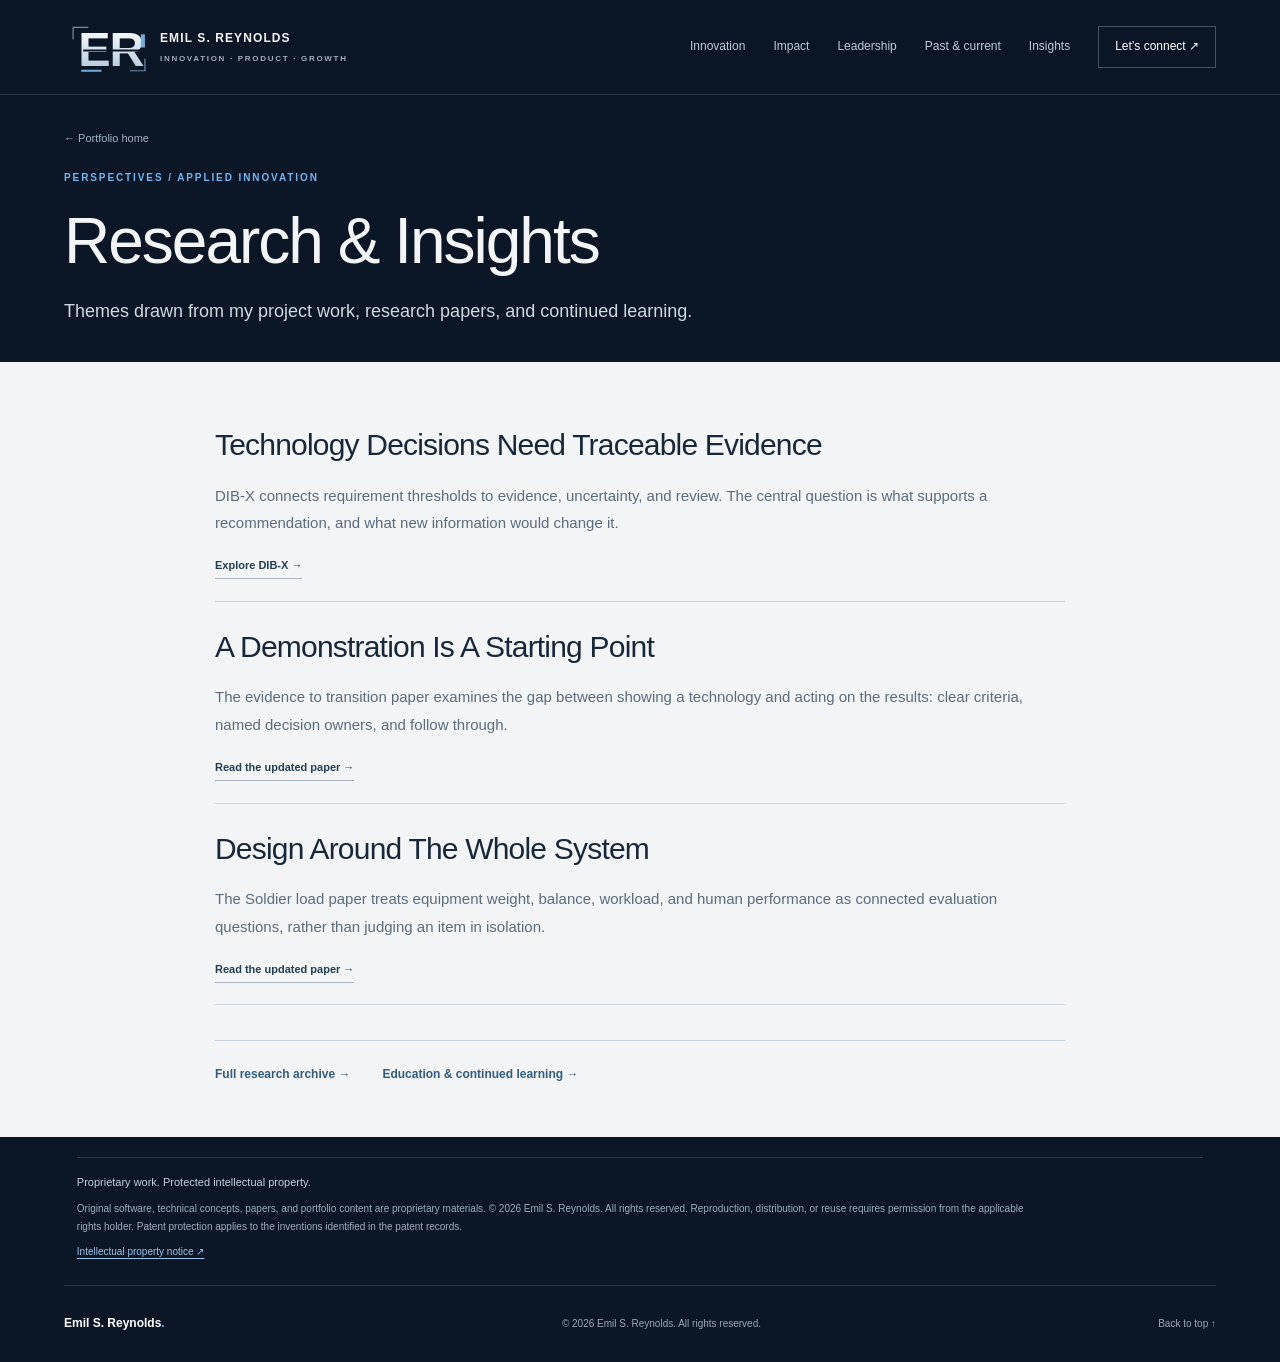
<file: insights.html>
<!doctype html><html lang="en"><head><meta charset="utf-8"><meta name="viewport" content="width=device width,initial scale=1"><meta name="description" content="Themes drawn from my project work, research papers, and continued learning."><title>Research &amp; insights | Emil S. Reynolds</title><link rel="stylesheet" href="styles.css"></head><body class="detail-page "><a class="skip" href="#main">Skip to content</a><header><div class="container nav"><a class="brand" href="index.html#home"><span class="monogram"><svg class="er-logo" viewBox="0 0 88 72" role="img" aria-label="ER monogram"><defs><linearGradient id="er-metal" x1="0" y1="15" x2="0" y2="57" gradientUnits="userSpaceOnUse"><stop stop-color="#ffffff"/><stop offset="1" stop-color="#b7cbdc"/></linearGradient><mask id="er-cut"><rect width="112" height="72" fill="white"/><path d="M19 39H91" stroke="black" stroke-width="2"/></mask></defs><g fill="none" stroke="#6e8ca5" stroke-width="1.2"><path d="M9 28V16H24M65 59H80V47"/></g><text x="14" y="54" fill="url(#er-metal)" font-family="'Segoe UI', Arial, sans-serif" font-size="48" font-weight="600" letter-spacing="-1" mask="url(#er-cut)">ER</text><path d="M76 23H80V36H76Z" fill="#72acda"/><path d="M17 59H37" stroke="#72acda" stroke-width="2"/></svg></span><span>EMIL S. REYNOLDS<small>INNOVATION · PRODUCT · GROWTH</small></span></a><button class="menu" aria-expanded="false" aria-controls="navigation">Menu +</button><nav id="navigation" aria-label="Main navigation"><a href="index.html#innovation">Innovation</a><a href="index.html#impact">Impact</a><a href="index.html#leadership">Leadership</a><a href="index.html#past-current">Past & current</a><a href="index.html#insights">Insights</a><a class="nav-contact" href="index.html#contact">Let’s connect ↗</a></nav></div></header><main id="main"><section class="page-intro container"><a class="back-link" href="index.html">← Portfolio home</a><div class="eyebrow">PERSPECTIVES / APPLIED INNOVATION</div><h1>Research & Insights</h1><p class="lead">Themes drawn from my project work, research papers, and continued learning.</p></section><section class="section light"><div class="container page-content"><div class="reading-column"><article class="record"><h2>Technology Decisions Need Traceable Evidence</h2><p>DIB-X connects requirement thresholds to evidence, uncertainty, and review. The central question is what supports a recommendation, and what new information would change it.</p><a class="detail" href="dib-x.html">Explore DIB-X →</a></article><article class="record"><h2>A Demonstration Is A Starting Point</h2><p>The evidence to transition paper examines the gap between showing a technology and acting on the results: clear criteria, named decision owners, and follow through.</p><a class="detail" href="documents/innovation-2026.docx">Read the updated paper →</a></article><article class="record"><h2>Design Around The Whole System</h2><p>The Soldier load paper treats equipment weight, balance, workload, and human performance as connected evaluation questions, rather than judging an item in isolation.</p><a class="detail" href="documents/soldier-load-2026.docx">Read the updated paper →</a></article><div class="related-links"><a href="research.html">Full research archive →</a><a href="education.html">Education & continued learning →</a></div></div></div></section><aside class="rights-notice"><strong>Proprietary work. Protected intellectual property.</strong><p>Original software, technical concepts, papers, and portfolio content are proprietary materials. © 2026 Emil S. Reynolds. All rights reserved. Reproduction, distribution, or reuse requires permission from the applicable rights holder. Patent protection applies to the inventions identified in the patent records.</p><a href="intellectual-property.html">Intellectual property notice ↗</a></aside></main><footer class="container"><a class="brand footer-brand" href="index.html#home">Emil S. Reynolds<span class="footer-dot">.</span></a><span>© <span id="year">2026</span> Emil S. Reynolds. All rights reserved.</span><a href="index.html#home">Back to top ↑</a></footer><script src="script.js"></script></body></html>
</file>
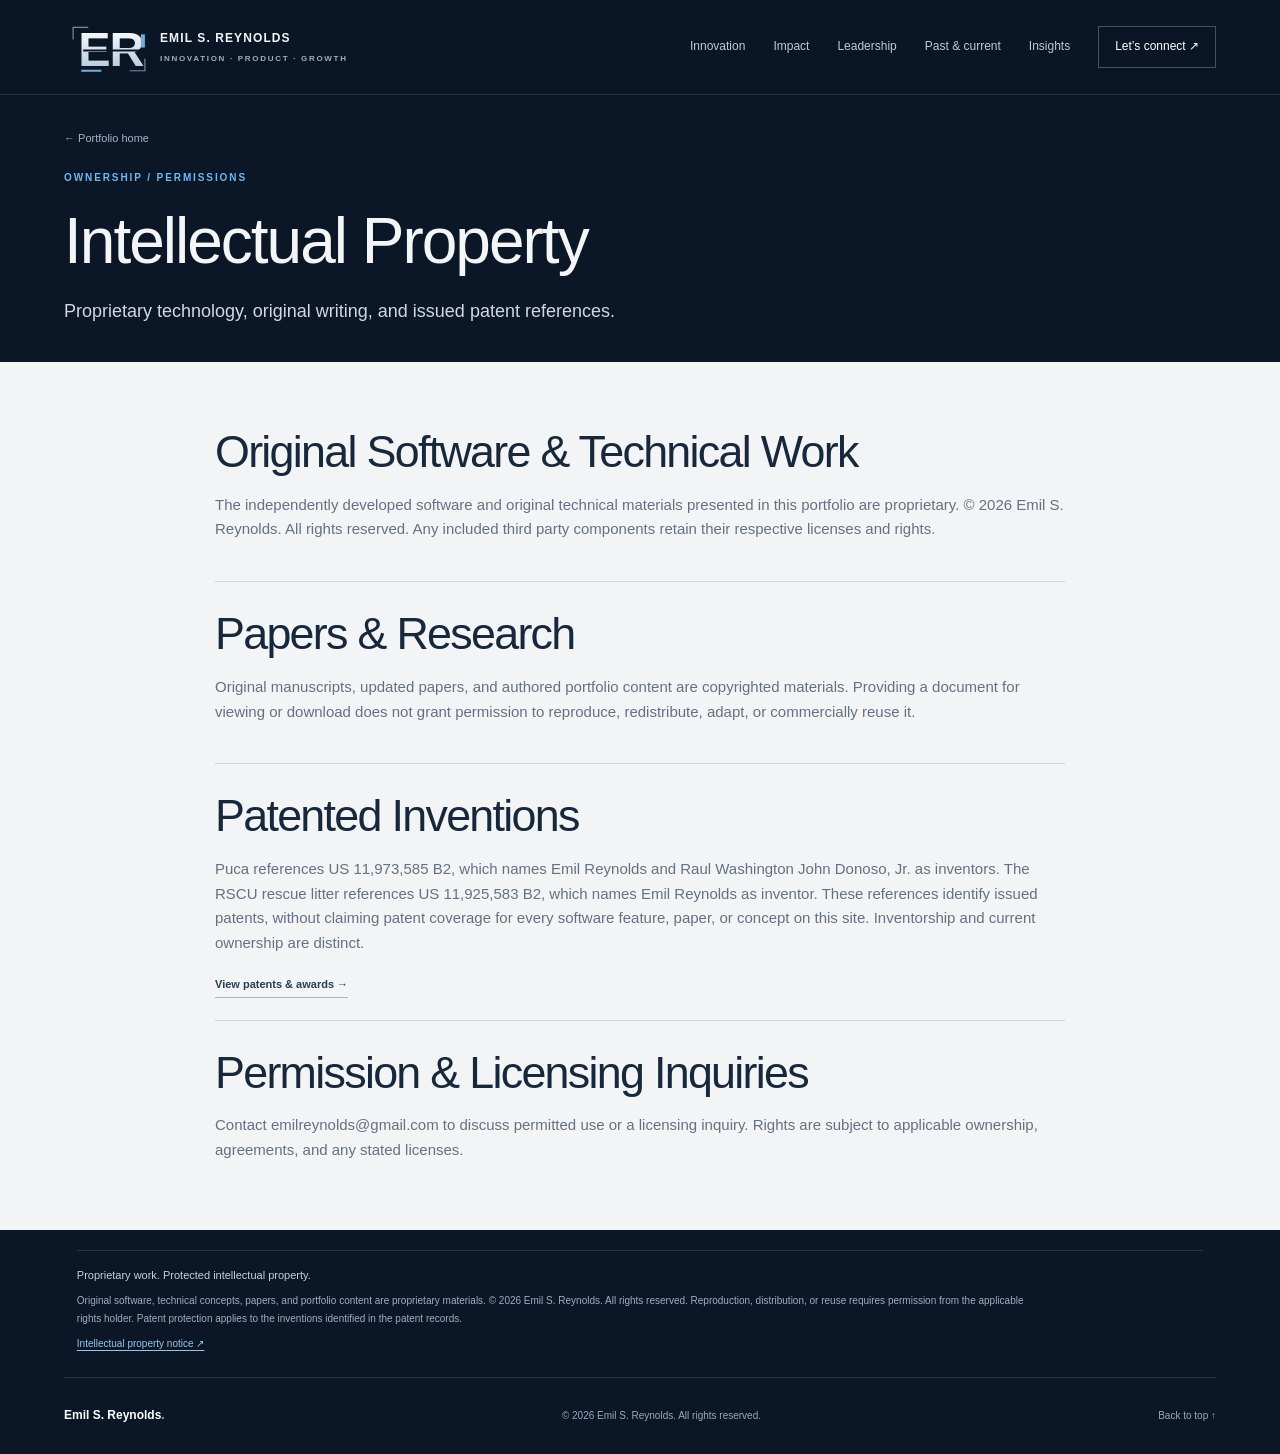
<file: intellectual-property.html>
<!doctype html><html lang="en"><head><meta charset="utf-8"><meta name="viewport" content="width=device width,initial scale=1"><meta name="description" content="Two issued U.S. patents and two USAF Phase I SBIR awards connect the portfolio to public invention and research records."><title>Intellectual property | Emil S. Reynolds</title><link rel="stylesheet" href="styles.css"></head><body class="detail-page "><a class="skip" href="#main">Skip to content</a><header><div class="container nav"><a class="brand" href="index.html#home"><span class="monogram"><svg class="er-logo" viewBox="0 0 88 72" role="img" aria-label="ER monogram"><defs><linearGradient id="er-metal" x1="0" y1="15" x2="0" y2="57" gradientUnits="userSpaceOnUse"><stop stop-color="#ffffff"/><stop offset="1" stop-color="#b7cbdc"/></linearGradient><mask id="er-cut"><rect width="112" height="72" fill="white"/><path d="M19 39H91" stroke="black" stroke-width="2"/></mask></defs><g fill="none" stroke="#6e8ca5" stroke-width="1.2"><path d="M9 28V16H24M65 59H80V47"/></g><text x="14" y="54" fill="url(#er-metal)" font-family="'Segoe UI', Arial, sans-serif" font-size="48" font-weight="600" letter-spacing="-1" mask="url(#er-cut)">ER</text><path d="M76 23H80V36H76Z" fill="#72acda"/><path d="M17 59H37" stroke="#72acda" stroke-width="2"/></svg></span><span>EMIL S. REYNOLDS<small>INNOVATION · PRODUCT · GROWTH</small></span></a><button class="menu" aria-expanded="false" aria-controls="navigation">Menu +</button><nav id="navigation" aria-label="Main navigation"><a href="index.html#innovation">Innovation</a><a href="index.html#impact">Impact</a><a href="index.html#leadership">Leadership</a><a href="index.html#past-current">Past & current</a><a href="index.html#insights">Insights</a><a class="nav-contact" href="index.html#contact">Let’s connect ↗</a></nav></div></header><main id="main"><section class="page-intro container"><a class="back-link" href="index.html">← Portfolio home</a><div class="eyebrow">OWNERSHIP / PERMISSIONS</div><h1>Intellectual Property</h1><p class="lead">Proprietary technology, original writing, and issued patent references.</p></section><section class="section light"><div class="container reading-column"><article class="record"><h2>Original Software & Technical Work</h2><p>The independently developed software and original technical materials presented in this portfolio are proprietary. © 2026 Emil S. Reynolds. All rights reserved. Any included third party components retain their respective licenses and rights.</p></article><article class="record"><h2>Papers & Research</h2><p>Original manuscripts, updated papers, and authored portfolio content are copyrighted materials. Providing a document for viewing or download does not grant permission to reproduce, redistribute, adapt, or commercially reuse it.</p></article><article class="record"><h2>Patented Inventions</h2><p>Puca references US 11,973,585 B2, which names Emil Reynolds and Raul Washington John Donoso, Jr. as inventors. The RSCU rescue litter references US 11,925,583 B2, which names Emil Reynolds as inventor. These references identify issued patents, without claiming patent coverage for every software feature, paper, or concept on this site. Inventorship and current ownership are distinct.</p><a class="detail" href="patents.html">View patents & awards →</a></article><article><h2>Permission & Licensing Inquiries</h2><p>Contact <a href="mailto:emilreynolds@gmail.com">emilreynolds@gmail.com</a> to discuss permitted use or a licensing inquiry. Rights are subject to applicable ownership, agreements, and any stated licenses.</p></article></div></section><aside class="rights-notice"><strong>Proprietary work. Protected intellectual property.</strong><p>Original software, technical concepts, papers, and portfolio content are proprietary materials. © 2026 Emil S. Reynolds. All rights reserved. Reproduction, distribution, or reuse requires permission from the applicable rights holder. Patent protection applies to the inventions identified in the patent records.</p><a href="intellectual-property.html">Intellectual property notice ↗</a></aside></main><footer class="container"><a class="brand footer-brand" href="index.html#home">Emil S. Reynolds<span class="footer-dot">.</span></a><span>© <span id="year">2026</span> Emil S. Reynolds. All rights reserved.</span><a href="index.html#home">Back to top ↑</a></footer><script src="script.js"></script></body></html>
</file>
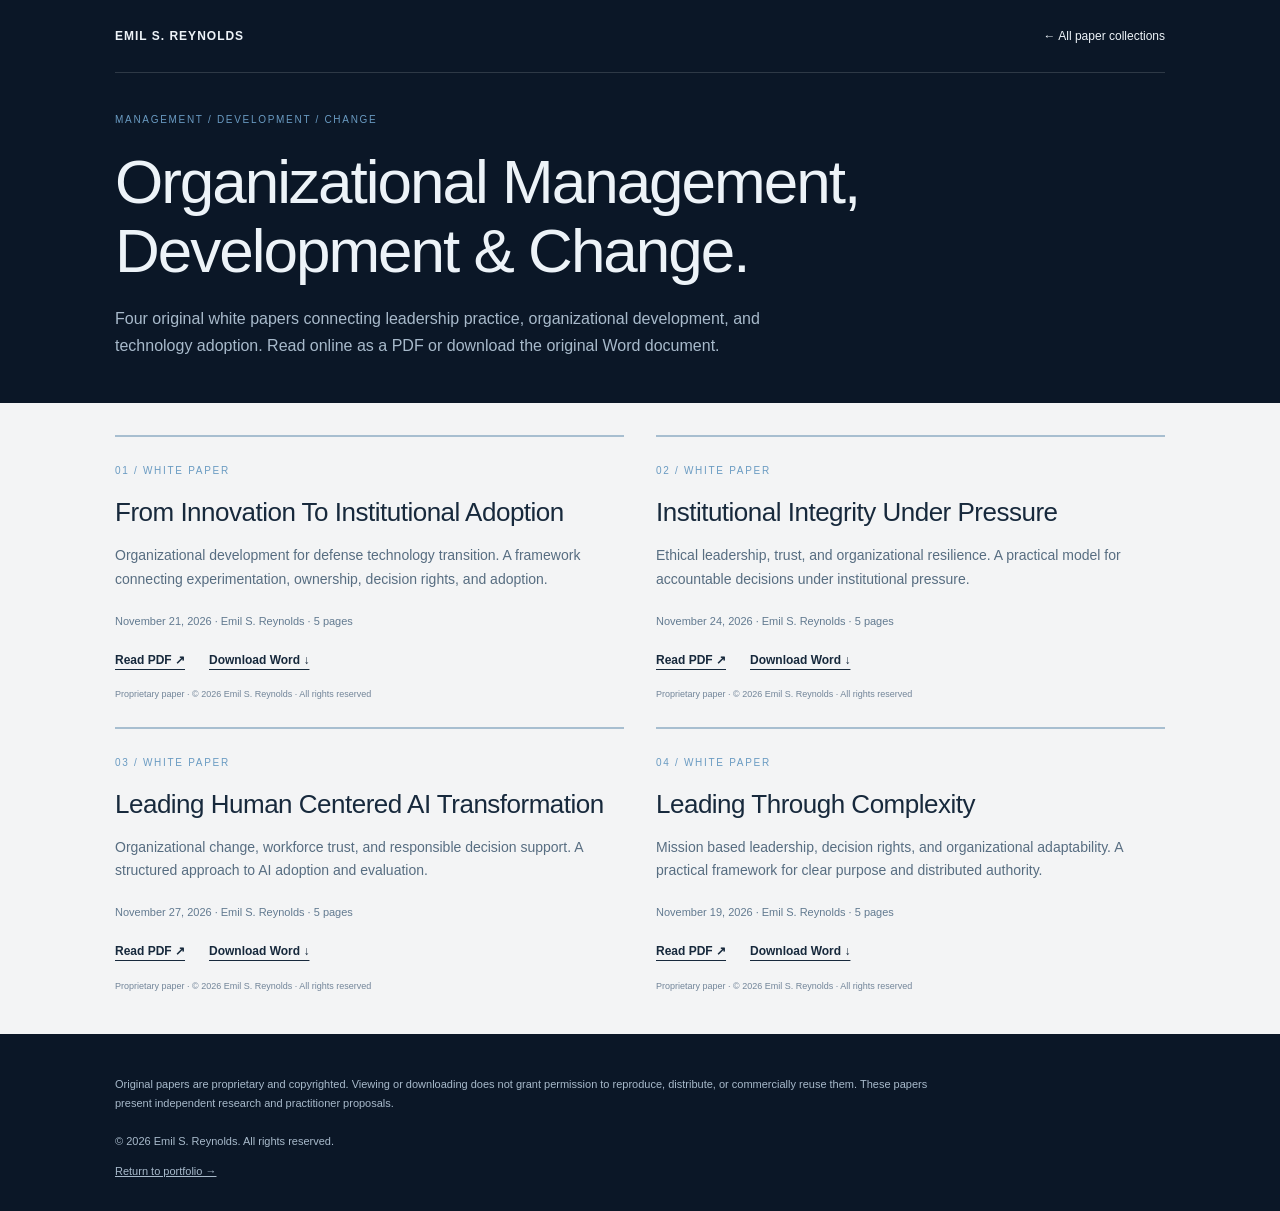
<file: organizational-development.html>
<!doctype html><html lang="en"><head><meta charset="utf-8"><meta name="viewport" content="width=device-width,initial-scale=1"><meta name="description" content="Original leadership and organizational development white papers by Emil S. Reynolds."><title>Organizational Management, Development & Change | Emil S. Reynolds</title><style>*{box-sizing:border-box}body{margin:0;background:#0b1727;color:#edf3f8;font:16px/1.7 'Segoe UI',Arial,sans-serif}a{color:inherit}a:focus-visible{outline:3px solid #8ac6fa;outline-offset:5px}.wrap{width:min(1050px,88%);margin:auto}header{padding:26px 0;border-bottom:1px solid #ffffff25;display:flex;justify-content:space-between;gap:25px;font-size:12px}header a{text-decoration:none}header strong{letter-spacing:1px}.hero{padding:65px 0 50px}.topic{font-size:10px;letter-spacing:1.7px;color:#6a9bc2}h1{font-size:clamp(38px,6vw,62px);line-height:1.1;letter-spacing:-2px;font-weight:500;margin:20px 0}.hero p{max-width:700px;color:#a8bacb}.library{background:#f3f4f5;color:#17293c;padding:50px 0 65px}.grid{display:grid;grid-template-columns:1fr 1fr;gap:35px}article{border-top:2px solid #a7bed0;padding:25px 0 0}h2{font-size:26px;line-height:1.3;font-weight:500;letter-spacing:-.5px}article p{font-size:14px;color:#576d81}small{font-size:11px;color:#627a90}.links{display:flex;gap:24px;margin-top:23px;font-size:12px;font-weight:600}.links a{text-underline-offset:5px}.rights{font-size:9px;color:#728599;margin-top:22px}footer{padding:30px 0;color:#a8bacb;font-size:11px}.notice{max-width:850px;margin-bottom:20px}@media(max-width:650px){.grid{grid-template-columns:1fr;gap:35px}.hero{padding-top:40px}h2{font-size:24px}header{font-size:10px}}@media screen{.hero{padding:38px 0 28px}.library{padding:32px 0 40px}.grid{gap:24px 32px}article{padding-top:18px}h2{margin:14px 0 12px}.paper-version{margin-top:17px;padding-top:13px}.links{margin-top:17px}.rights{margin-top:17px}}@media screen and (max-width:650px){.hero{padding-top:28px}.grid{gap:26px}} </style></head><body><header class="wrap"><a href="index.html"><strong>EMIL S. REYNOLDS</strong></a><a href="papers.html">← All paper collections</a></header><main><section class="hero wrap"><div class="topic">MANAGEMENT / DEVELOPMENT / CHANGE</div><h1>Organizational Management,<br>Development & Change.</h1><p>Four original white papers connecting leadership practice, organizational development, and technology adoption. Read online as a PDF or download the original Word document.</p></section><section class="library"><div class="wrap grid"><article><span class="topic">01 / WHITE PAPER</span><h2>From Innovation To Institutional Adoption</h2><p>Organizational development for defense technology transition. A framework connecting experimentation, ownership, decision rights, and adoption.</p><small>November 21, 2026 · Emil S. Reynolds · 5 pages</small><div class="links"><a href="documents/From%20Innovation%20to%20Institutional%20Adoption.pdf" target="_blank" rel="noopener noreferrer">Read PDF ↗</a><a href="documents/From%20Innovation%20to%20Institutional%20Adoption.docx" download>Download Word ↓</a></div><div class="rights">Proprietary paper · © 2026 Emil S. Reynolds · All rights reserved</div></article><article><span class="topic">02 / WHITE PAPER</span><h2>Institutional Integrity Under Pressure</h2><p>Ethical leadership, trust, and organizational resilience. A practical model for accountable decisions under institutional pressure.</p><small>November 24, 2026 · Emil S. Reynolds · 5 pages</small><div class="links"><a href="documents/Institutional%20Integrity%20Under%20Pressure.pdf" target="_blank" rel="noopener noreferrer">Read PDF ↗</a><a href="documents/Institutional%20Integrity%20Under%20Pressure.docx" download>Download Word ↓</a></div><div class="rights">Proprietary paper · © 2026 Emil S. Reynolds · All rights reserved</div></article><article><span class="topic">03 / WHITE PAPER</span><h2>Leading Human Centered AI Transformation</h2><p>Organizational change, workforce trust, and responsible decision support. A structured approach to AI adoption and evaluation.</p><small>November 27, 2026 · Emil S. Reynolds · 5 pages</small><div class="links"><a href="documents/Leading%20Human%20Centered%20AI%20Transformation.pdf" target="_blank" rel="noopener noreferrer">Read PDF ↗</a><a href="documents/Leading%20Human%20Centered%20AI%20Transformation.docx" download>Download Word ↓</a></div><div class="rights">Proprietary paper · © 2026 Emil S. Reynolds · All rights reserved</div></article><article><span class="topic">04 / WHITE PAPER</span><h2>Leading Through Complexity</h2><p>Mission based leadership, decision rights, and organizational adaptability. A practical framework for clear purpose and distributed authority.</p><small>November 19, 2026 · Emil S. Reynolds · 5 pages</small><div class="links"><a href="documents/Leading%20Through%20Complexity.pdf" target="_blank" rel="noopener noreferrer">Read PDF ↗</a><a href="documents/Leading%20Through%20Complexity.docx" download>Download Word ↓</a></div><div class="rights">Proprietary paper · © 2026 Emil S. Reynolds · All rights reserved</div></article></div></section></main><footer class="wrap"><p class="notice">Original papers are proprietary and copyrighted. Viewing or downloading does not grant permission to reproduce, distribute, or commercially reuse them. These papers present independent research and practitioner proposals.</p><p>© 2026 Emil S. Reynolds. All rights reserved.</p><a href="index.html">Return to portfolio →</a></footer></body></html>
</file>
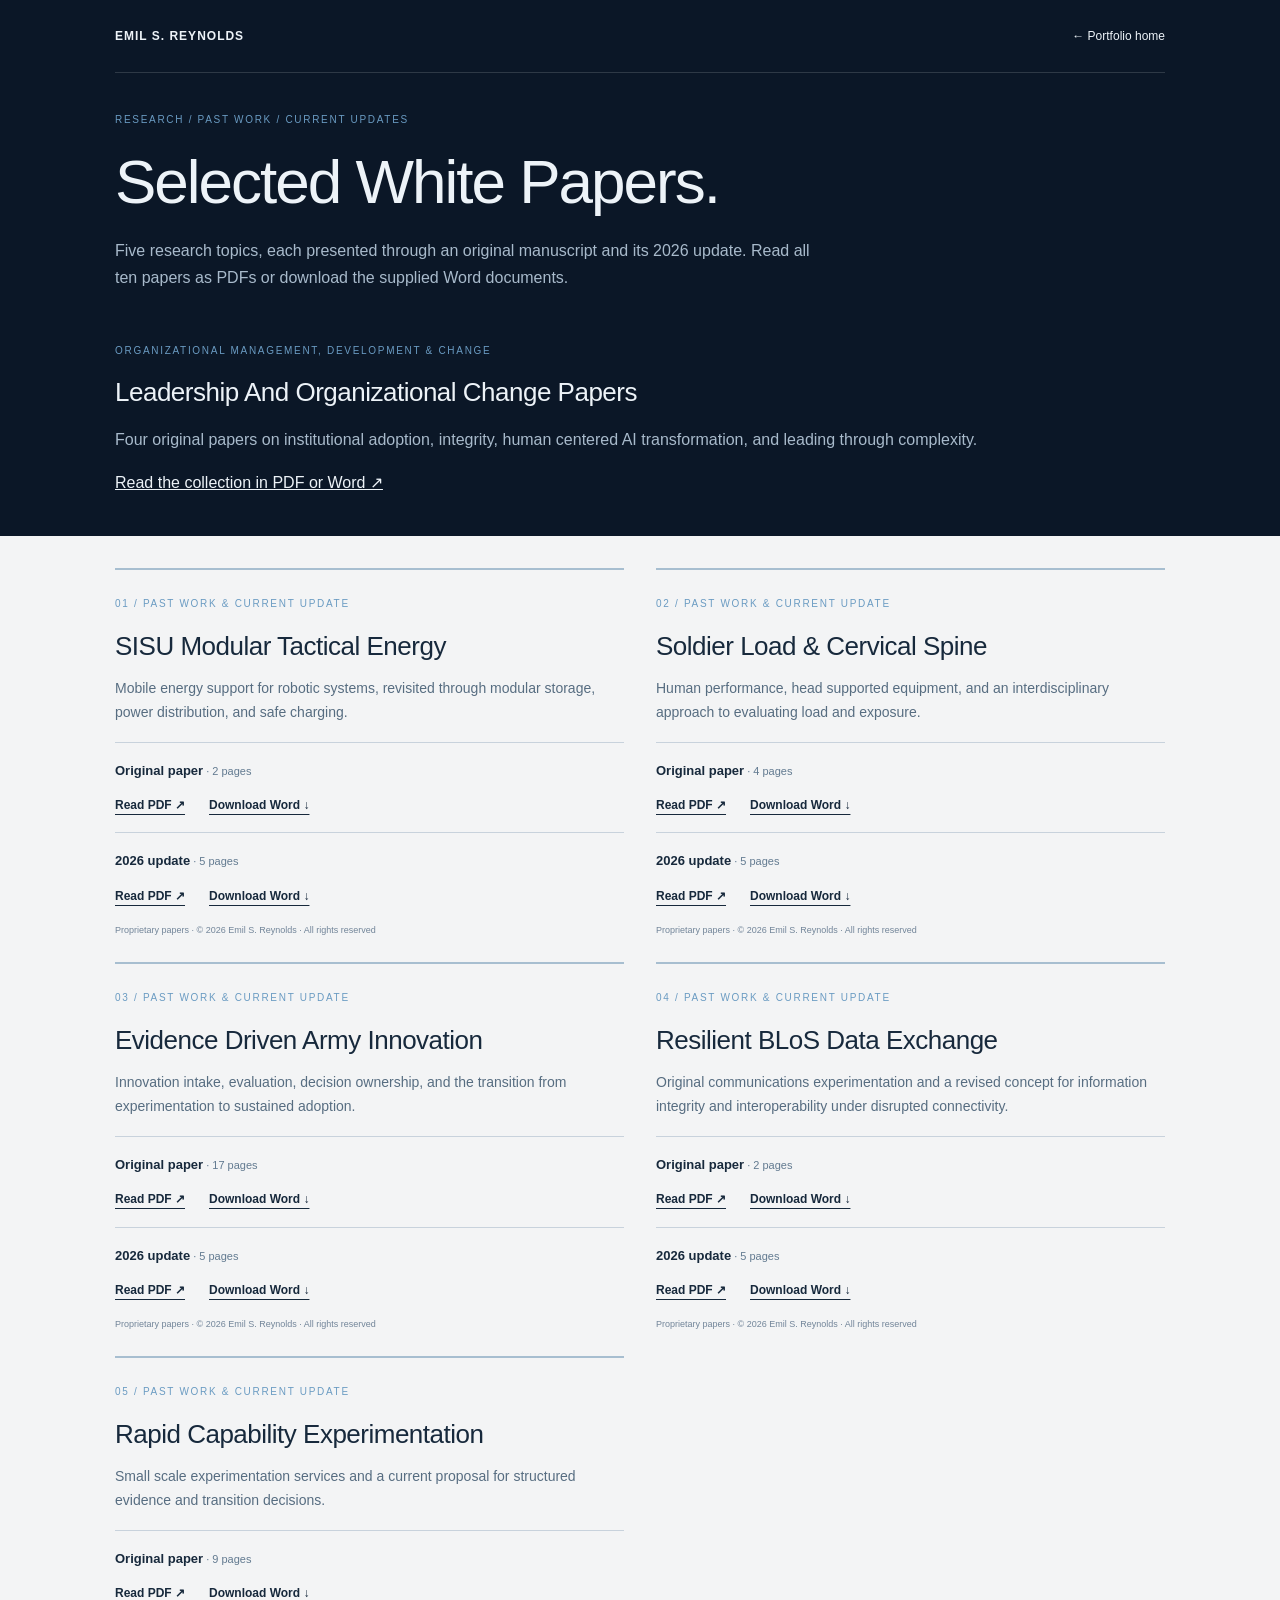
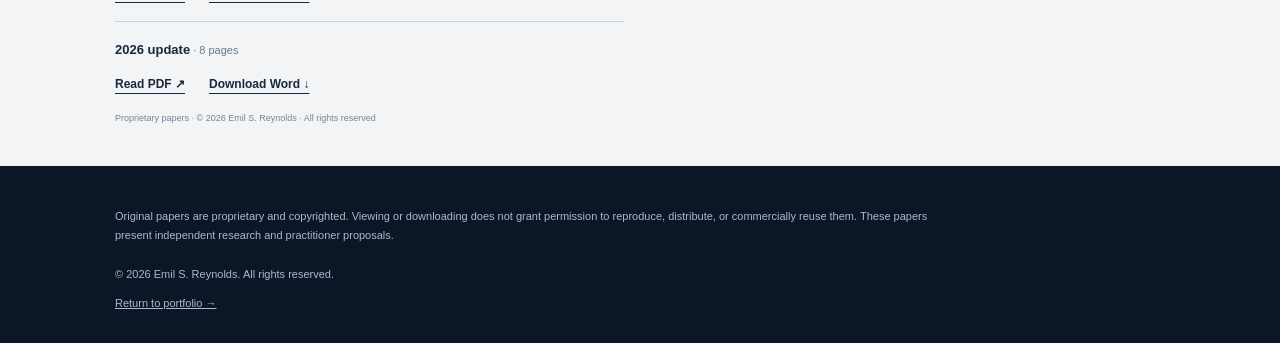
<file: papers.html>
<!doctype html><html lang="en"><head><meta charset="utf-8"><meta name="viewport" content="width=device-width,initial-scale=1"><meta name="description" content="Original manuscripts and updated research papers by Emil S. Reynolds."><title>Selected White Papers | Emil S. Reynolds</title><style>*{box-sizing:border-box}body{margin:0;background:#0b1727;color:#edf3f8;font:16px/1.7 'Segoe UI',Arial,sans-serif}a{color:inherit}a:focus-visible{outline:3px solid #8ac6fa;outline-offset:5px}.wrap{width:min(1050px,88%);margin:auto}header{padding:26px 0;border-bottom:1px solid #ffffff25;display:flex;justify-content:space-between;gap:25px;font-size:12px}header a{text-decoration:none}header strong{letter-spacing:1px}.hero{padding:65px 0 50px}.topic{font-size:10px;letter-spacing:1.7px;color:#6a9bc2}h1{font-size:clamp(38px,6vw,62px);line-height:1.1;letter-spacing:-2px;font-weight:500;margin:20px 0}.hero p{max-width:700px;color:#a8bacb}.library{background:#f3f4f5;color:#17293c;padding:50px 0 65px}.grid{display:grid;grid-template-columns:1fr 1fr;gap:35px}article{border-top:2px solid #a7bed0;padding:25px 0 0}h2{font-size:26px;line-height:1.3;font-weight:500;letter-spacing:-.5px}article p{font-size:14px;color:#576d81}small{font-size:11px;color:#627a90}.links{display:flex;gap:24px;margin-top:23px;font-size:12px;font-weight:600}.links a{text-underline-offset:5px}.rights{font-size:9px;color:#728599;margin-top:22px}footer{padding:30px 0;color:#a8bacb;font-size:11px}.notice{max-width:850px;margin-bottom:20px}@media(max-width:650px){.grid{grid-template-columns:1fr;gap:35px}.hero{padding-top:40px}h2{font-size:24px}header{font-size:10px}}.paper-version{margin-top:22px;padding-top:16px;border-top:1px solid #c8d2dc}.paper-version strong{font-size:13px;font-weight:600}.paper-version .links{margin-top:12px}@media screen{.hero{padding:38px 0 28px}.library{padding:32px 0 40px}.grid{gap:24px 32px}article{padding-top:18px}h2{margin:14px 0 12px}.paper-version{margin-top:17px;padding-top:13px}.links{margin-top:17px}.rights{margin-top:17px}}@media screen and (max-width:650px){.hero{padding-top:28px}.grid{gap:26px}} </style></head><body><header class="wrap"><a href="index.html"><strong>EMIL S. REYNOLDS</strong></a><a href="index.html">← Portfolio home</a></header><main><section class="hero wrap"><div class="topic">RESEARCH / PAST WORK / CURRENT UPDATES</div><h1>Selected White Papers.</h1><p>Five research topics, each presented through an original manuscript and its 2026 update. Read all ten papers as PDFs or download the supplied Word documents.</p></section><section class="wrap" style="padding:0 0 40px"><span class="topic">ORGANIZATIONAL MANAGEMENT, DEVELOPMENT & CHANGE</span><h2>Leadership And Organizational Change Papers</h2><p style="color:#a8bacb">Four original papers on institutional adoption, integrity, human centered AI transformation, and leading through complexity.</p><a href="organizational-development.html">Read the collection in PDF or Word ↗</a></section><section class="library"><div class="wrap grid"><article><span class="topic">01 / PAST WORK & CURRENT UPDATE</span><h2>SISU Modular Tactical Energy</h2><p>Mobile energy support for robotic systems, revisited through modular storage, power distribution, and safe charging.</p><div class="paper-version"><strong>Original paper</strong><small> · 2 pages</small><div class="links"><a href="documents/sisu-original.pdf" target="_blank" rel="noopener noreferrer">Read PDF ↗</a><a href="documents/sisu-original.docx" download>Download Word ↓</a></div></div><div class="paper-version"><strong>2026 update</strong><small> · 5 pages</small><div class="links"><a href="documents/sisu-2026.pdf" target="_blank" rel="noopener noreferrer">Read PDF ↗</a><a href="documents/sisu-2026.docx" download>Download Word ↓</a></div></div><div class="rights">Proprietary papers · © 2026 Emil S. Reynolds · All rights reserved</div></article><article><span class="topic">02 / PAST WORK & CURRENT UPDATE</span><h2>Soldier Load & Cervical Spine</h2><p>Human performance, head supported equipment, and an interdisciplinary approach to evaluating load and exposure.</p><div class="paper-version"><strong>Original paper</strong><small> · 4 pages</small><div class="links"><a href="documents/soldier-load-original.pdf" target="_blank" rel="noopener noreferrer">Read PDF ↗</a><a href="documents/soldier-load-original.docx" download>Download Word ↓</a></div></div><div class="paper-version"><strong>2026 update</strong><small> · 5 pages</small><div class="links"><a href="documents/soldier-load-2026.pdf" target="_blank" rel="noopener noreferrer">Read PDF ↗</a><a href="documents/soldier-load-2026.docx" download>Download Word ↓</a></div></div><div class="rights">Proprietary papers · © 2026 Emil S. Reynolds · All rights reserved</div></article><article><span class="topic">03 / PAST WORK & CURRENT UPDATE</span><h2>Evidence Driven Army Innovation</h2><p>Innovation intake, evaluation, decision ownership, and the transition from experimentation to sustained adoption.</p><div class="paper-version"><strong>Original paper</strong><small> · 17 pages</small><div class="links"><a href="documents/innovation-original.pdf" target="_blank" rel="noopener noreferrer">Read PDF ↗</a><a href="documents/innovation-original.docx" download>Download Word ↓</a></div></div><div class="paper-version"><strong>2026 update</strong><small> · 5 pages</small><div class="links"><a href="documents/innovation-2026.pdf" target="_blank" rel="noopener noreferrer">Read PDF ↗</a><a href="documents/innovation-2026.docx" download>Download Word ↓</a></div></div><div class="rights">Proprietary papers · © 2026 Emil S. Reynolds · All rights reserved</div></article><article><span class="topic">04 / PAST WORK & CURRENT UPDATE</span><h2>Resilient BLoS Data Exchange</h2><p>Original communications experimentation and a revised concept for information integrity and interoperability under disrupted connectivity.</p><div class="paper-version"><strong>Original paper</strong><small> · 2 pages</small><div class="links"><a href="documents/blos-original.pdf" target="_blank" rel="noopener noreferrer">Read PDF ↗</a><a href="documents/blos-original.docx" download>Download Word ↓</a></div></div><div class="paper-version"><strong>2026 update</strong><small> · 5 pages</small><div class="links"><a href="documents/blos-2026.pdf" target="_blank" rel="noopener noreferrer">Read PDF ↗</a><a href="documents/blos-2026.docx" download>Download Word ↓</a></div></div><div class="rights">Proprietary papers · © 2026 Emil S. Reynolds · All rights reserved</div></article><article><span class="topic">05 / PAST WORK & CURRENT UPDATE</span><h2>Rapid Capability Experimentation</h2><p>Small scale experimentation services and a current proposal for structured evidence and transition decisions.</p><div class="paper-version"><strong>Original paper</strong><small> · 9 pages</small><div class="links"><a href="documents/experimentation-original.pdf" target="_blank" rel="noopener noreferrer">Read PDF ↗</a><a href="documents/experimentation-original.docx" download>Download Word ↓</a></div></div><div class="paper-version"><strong>2026 update</strong><small> · 8 pages</small><div class="links"><a href="documents/experimentation-2026.pdf" target="_blank" rel="noopener noreferrer">Read PDF ↗</a><a href="documents/experimentation-2026.docx" download>Download Word ↓</a></div></div><div class="rights">Proprietary papers · © 2026 Emil S. Reynolds · All rights reserved</div></article></div></section></main><footer class="wrap"><p class="notice">Original papers are proprietary and copyrighted. Viewing or downloading does not grant permission to reproduce, distribute, or commercially reuse them. These papers present independent research and practitioner proposals.</p><p>© 2026 Emil S. Reynolds. All rights reserved.</p><a href="index.html">Return to portfolio →</a></footer></body></html>
</file>
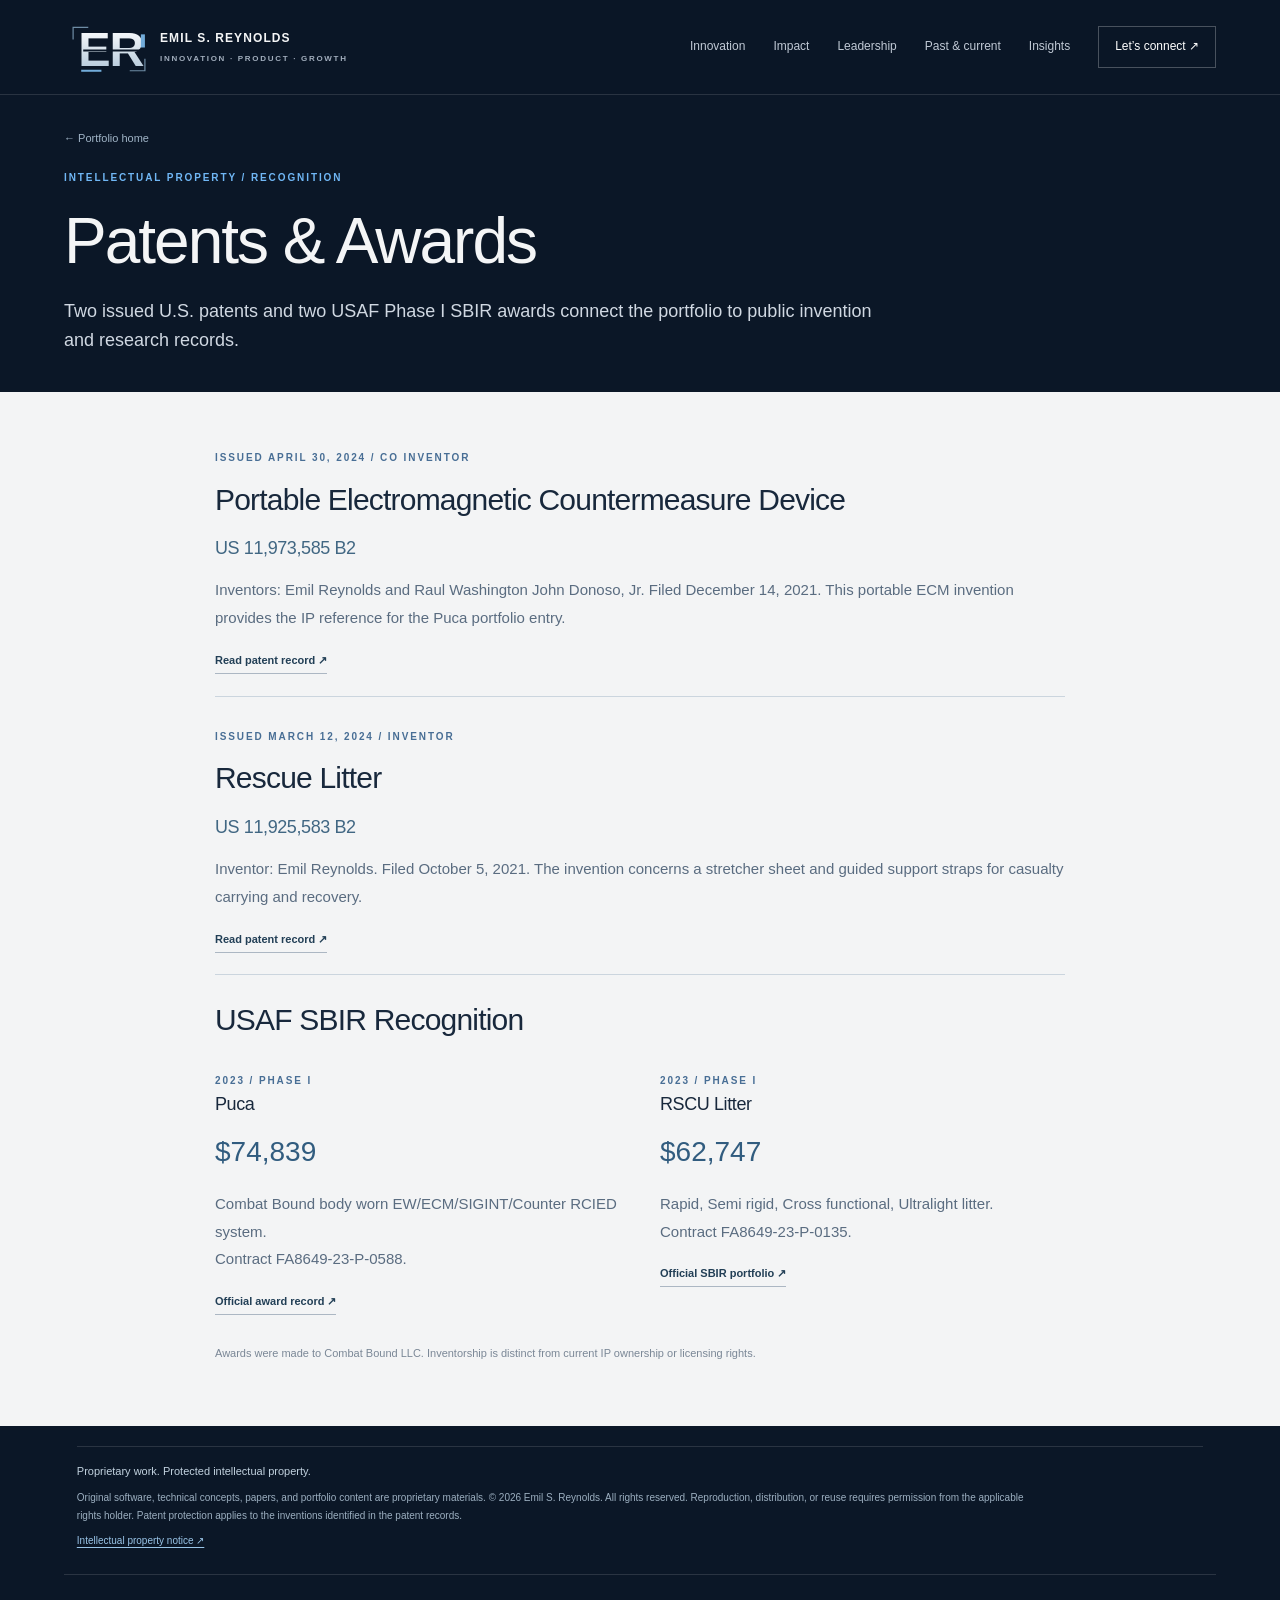
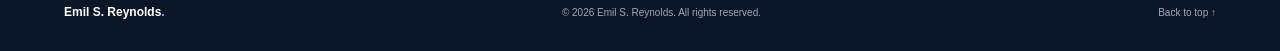
<file: patents.html>
<!doctype html><html lang="en"><head><meta charset="utf-8"><meta name="viewport" content="width=device width,initial scale=1"><meta name="description" content="Two issued U.S. patents and two USAF Phase I SBIR awards connect the portfolio to public invention and research records."><title>Patents &amp; awards | Emil S. Reynolds</title><link rel="stylesheet" href="styles.css"></head><body class="detail-page "><a class="skip" href="#main">Skip to content</a><header><div class="container nav"><a class="brand" href="index.html#home"><span class="monogram"><svg class="er-logo" viewBox="0 0 88 72" role="img" aria-label="ER monogram"><defs><linearGradient id="er-metal" x1="0" y1="15" x2="0" y2="57" gradientUnits="userSpaceOnUse"><stop stop-color="#ffffff"/><stop offset="1" stop-color="#b7cbdc"/></linearGradient><mask id="er-cut"><rect width="112" height="72" fill="white"/><path d="M19 39H91" stroke="black" stroke-width="2"/></mask></defs><g fill="none" stroke="#6e8ca5" stroke-width="1.2"><path d="M9 28V16H24M65 59H80V47"/></g><text x="14" y="54" fill="url(#er-metal)" font-family="'Segoe UI', Arial, sans-serif" font-size="48" font-weight="600" letter-spacing="-1" mask="url(#er-cut)">ER</text><path d="M76 23H80V36H76Z" fill="#72acda"/><path d="M17 59H37" stroke="#72acda" stroke-width="2"/></svg></span><span>EMIL S. REYNOLDS<small>INNOVATION · PRODUCT · GROWTH</small></span></a><button class="menu" aria-expanded="false" aria-controls="navigation">Menu +</button><nav id="navigation" aria-label="Main navigation"><a href="index.html#innovation">Innovation</a><a href="index.html#impact">Impact</a><a href="index.html#leadership">Leadership</a><a href="index.html#past-current">Past & current</a><a href="index.html#insights">Insights</a><a class="nav-contact" href="index.html#contact">Let’s connect ↗</a></nav></div></header><main id="main"><section class="page-intro container"><a class="back-link" href="index.html">← Portfolio home</a><div class="eyebrow">INTELLECTUAL PROPERTY / RECOGNITION</div><h1>Patents & Awards</h1><p class="lead">Two issued U.S. patents and two USAF Phase I SBIR awards connect the portfolio to public invention and research records.</p></section><section class="section light"><div class="container page-content"><div class="reading-column"><article class="record"><span class="eyebrow">ISSUED APRIL 30, 2024 / CO INVENTOR</span><h2>Portable Electromagnetic Countermeasure Device</h2><h3>US 11,973,585 B2</h3><p>Inventors: Emil Reynolds and Raul Washington John Donoso, Jr. Filed December 14, 2021. This portable ECM invention provides the IP reference for the Puca portfolio entry.</p><a class="detail" href="https://patents.google.com/patent/US11973585B2/en" target="_blank" rel="noopener noreferrer">Read patent record ↗</a></article><article class="record"><span class="eyebrow">ISSUED MARCH 12, 2024 / INVENTOR</span><h2>Rescue Litter</h2><h3>US 11,925,583 B2</h3><p>Inventor: Emil Reynolds. Filed October 5, 2021. The invention concerns a stretcher sheet and guided support straps for casualty carrying and recovery.</p><a class="detail" href="https://patents.justia.com/patent/11925583" target="_blank" rel="noopener noreferrer">Read patent record ↗</a></article><h2>USAF SBIR Recognition</h2><div class="award-grid"><article><span class="eyebrow">2023 / PHASE I</span><h3>Puca</h3><strong>$74,839</strong><p>Combat Bound body worn EW/ECM/SIGINT/Counter RCIED system.<br>Contract FA8649-23-P-0588.</p><a class="detail" href="https://www.sbir.gov/awards/204971" target="_blank" rel="noopener noreferrer">Official award record ↗</a></article><article><span class="eyebrow">2023 / PHASE I</span><h3>RSCU Litter</h3><strong>$62,747</strong><p>Rapid, Semi rigid, Cross functional, Ultralight litter.<br>Contract FA8649-23-P-0135.</p><a class="detail" href="https://www.sbir.gov/portfolio/1650415" target="_blank" rel="noopener noreferrer">Official SBIR portfolio ↗</a></article></div><p class="editorial-note">Awards were made to Combat Bound LLC. Inventorship is distinct from current IP ownership or licensing rights.</p></div></div></section><aside class="rights-notice"><strong>Proprietary work. Protected intellectual property.</strong><p>Original software, technical concepts, papers, and portfolio content are proprietary materials. © 2026 Emil S. Reynolds. All rights reserved. Reproduction, distribution, or reuse requires permission from the applicable rights holder. Patent protection applies to the inventions identified in the patent records.</p><a href="intellectual-property.html">Intellectual property notice ↗</a></aside></main><footer class="container"><a class="brand footer-brand" href="index.html#home">Emil S. Reynolds<span class="footer-dot">.</span></a><span>© <span id="year">2026</span> Emil S. Reynolds. All rights reserved.</span><a href="index.html#home">Back to top ↑</a></footer><script src="script.js"></script></body></html>
</file>
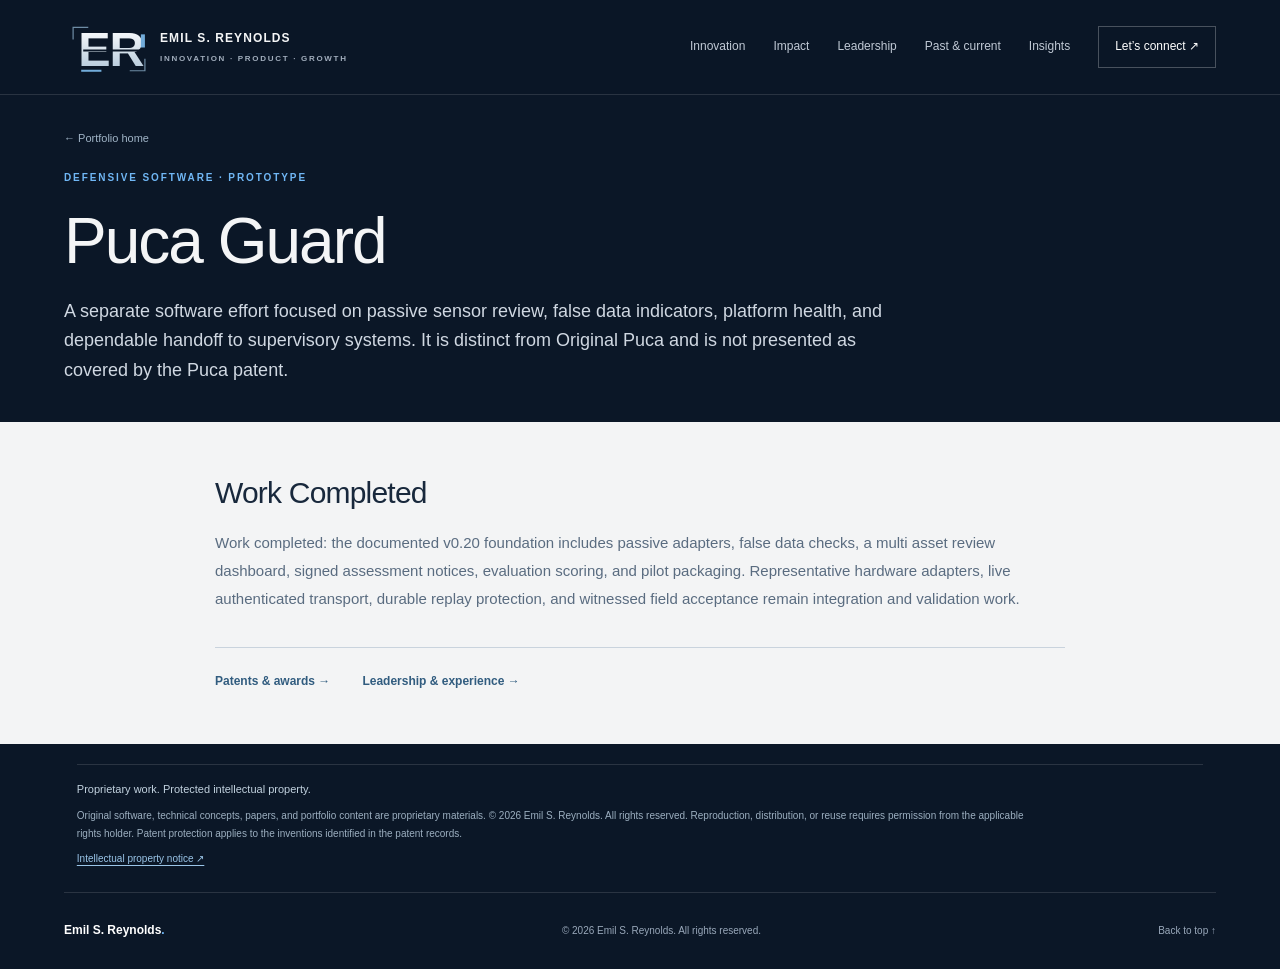
<file: puca-guard.html>
<!doctype html><html lang="en"><head><meta charset="utf-8"><meta name="viewport" content="width=device width,initial scale=1"><meta name="description" content="A separate software effort focused on passive sensor review, false data indicators, platform health, and dependable handoff to supervisory systems. It is distinct from Original Puca and is not presented as covered by the Puca patent."><title>Puca Guard | Emil S. Reynolds</title><link rel="stylesheet" href="styles.css"></head><body class="detail-page "><a class="skip" href="#main">Skip to content</a><header><div class="container nav"><a class="brand" href="index.html#home"><span class="monogram"><svg class="er-logo" viewBox="0 0 88 72" role="img" aria-label="ER monogram"><defs><linearGradient id="er-metal" x1="0" y1="15" x2="0" y2="57" gradientUnits="userSpaceOnUse"><stop stop-color="#ffffff"/><stop offset="1" stop-color="#b7cbdc"/></linearGradient><mask id="er-cut"><rect width="112" height="72" fill="white"/><path d="M19 39H91" stroke="black" stroke-width="2"/></mask></defs><g fill="none" stroke="#6e8ca5" stroke-width="1.2"><path d="M9 28V16H24M65 59H80V47"/></g><text x="14" y="54" fill="url(#er-metal)" font-family="'Segoe UI', Arial, sans-serif" font-size="48" font-weight="600" letter-spacing="-1" mask="url(#er-cut)">ER</text><path d="M76 23H80V36H76Z" fill="#72acda"/><path d="M17 59H37" stroke="#72acda" stroke-width="2"/></svg></span><span>EMIL S. REYNOLDS<small>INNOVATION · PRODUCT · GROWTH</small></span></a><button class="menu" aria-expanded="false" aria-controls="navigation">Menu +</button><nav id="navigation" aria-label="Main navigation"><a href="index.html#innovation">Innovation</a><a href="index.html#impact">Impact</a><a href="index.html#leadership">Leadership</a><a href="index.html#past-current">Past & current</a><a href="index.html#insights">Insights</a><a class="nav-contact" href="index.html#contact">Let’s connect ↗</a></nav></div></header><main id="main"><section class="page-intro container"><a class="back-link" href="index.html">← Portfolio home</a><div class="eyebrow">DEFENSIVE SOFTWARE · PROTOTYPE</div><h1>Puca Guard</h1><p class="lead">A separate software effort focused on passive sensor review, false data indicators, platform health, and dependable handoff to supervisory systems. It is distinct from Original Puca and is not presented as covered by the Puca patent.</p></section><section class="section light"><div class="container page-content"><div class="reading-column"><h2>Work Completed</h2><p>Work completed: the documented v0.20 foundation includes passive adapters, false data checks, a multi asset review dashboard, signed assessment notices, evaluation scoring, and pilot packaging. Representative hardware adapters, live authenticated transport, durable replay protection, and witnessed field acceptance remain integration and validation work.</p><div class="related-links"><a href="patents.html">Patents & awards →</a><a href="career.html">Leadership & experience →</a></div></div></div></section><aside class="rights-notice"><strong>Proprietary work. Protected intellectual property.</strong><p>Original software, technical concepts, papers, and portfolio content are proprietary materials. © 2026 Emil S. Reynolds. All rights reserved. Reproduction, distribution, or reuse requires permission from the applicable rights holder. Patent protection applies to the inventions identified in the patent records.</p><a href="intellectual-property.html">Intellectual property notice ↗</a></aside></main><footer class="container"><a class="brand footer-brand" href="index.html#home">Emil S. Reynolds<span class="footer-dot">.</span></a><span>© <span id="year">2026</span> Emil S. Reynolds. All rights reserved.</span><a href="index.html#home">Back to top ↑</a></footer><script src="script.js"></script></body></html>
</file>
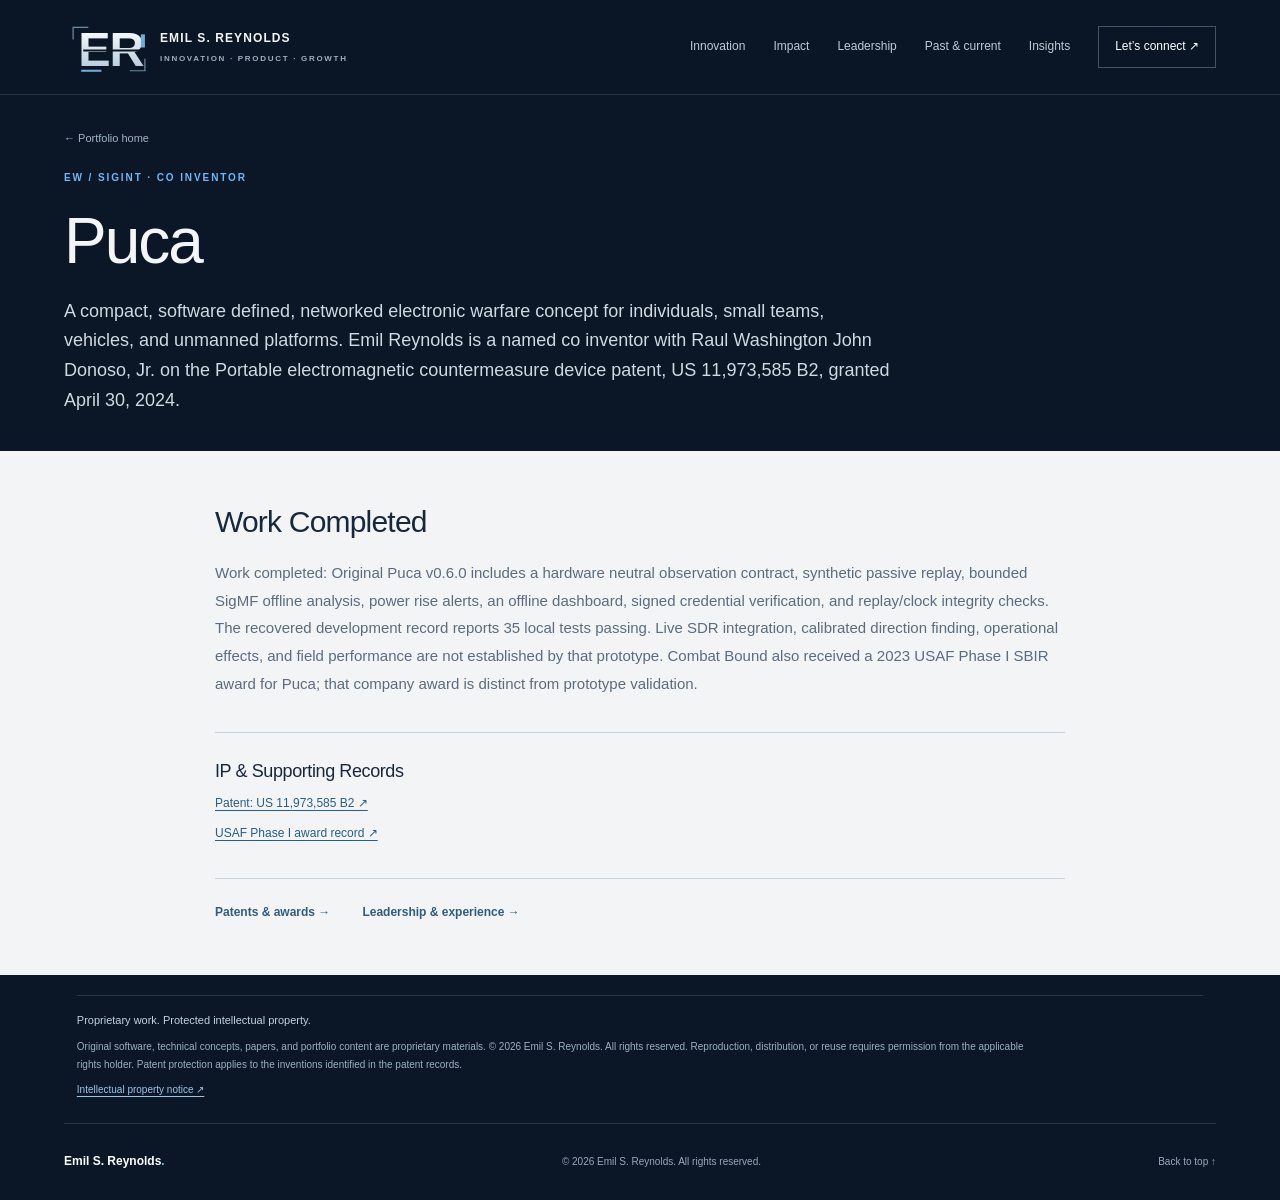
<file: puca.html>
<!doctype html><html lang="en"><head><meta charset="utf-8"><meta name="viewport" content="width=device width,initial scale=1"><meta name="description" content="A compact, software defined, networked electronic warfare concept for individuals, small teams, vehicles, and unmanned platforms. Emil Reynolds is a named co inventor with Raul Washington John Donoso, Jr. on the Portable electromagnetic countermeasure device patent, US 11,973,585 B2, granted April 30, 2024."><title>Puca | Emil S. Reynolds</title><link rel="stylesheet" href="styles.css"></head><body class="detail-page "><a class="skip" href="#main">Skip to content</a><header><div class="container nav"><a class="brand" href="index.html#home"><span class="monogram"><svg class="er-logo" viewBox="0 0 88 72" role="img" aria-label="ER monogram"><defs><linearGradient id="er-metal" x1="0" y1="15" x2="0" y2="57" gradientUnits="userSpaceOnUse"><stop stop-color="#ffffff"/><stop offset="1" stop-color="#b7cbdc"/></linearGradient><mask id="er-cut"><rect width="112" height="72" fill="white"/><path d="M19 39H91" stroke="black" stroke-width="2"/></mask></defs><g fill="none" stroke="#6e8ca5" stroke-width="1.2"><path d="M9 28V16H24M65 59H80V47"/></g><text x="14" y="54" fill="url(#er-metal)" font-family="'Segoe UI', Arial, sans-serif" font-size="48" font-weight="600" letter-spacing="-1" mask="url(#er-cut)">ER</text><path d="M76 23H80V36H76Z" fill="#72acda"/><path d="M17 59H37" stroke="#72acda" stroke-width="2"/></svg></span><span>EMIL S. REYNOLDS<small>INNOVATION · PRODUCT · GROWTH</small></span></a><button class="menu" aria-expanded="false" aria-controls="navigation">Menu +</button><nav id="navigation" aria-label="Main navigation"><a href="index.html#innovation">Innovation</a><a href="index.html#impact">Impact</a><a href="index.html#leadership">Leadership</a><a href="index.html#past-current">Past & current</a><a href="index.html#insights">Insights</a><a class="nav-contact" href="index.html#contact">Let’s connect ↗</a></nav></div></header><main id="main"><section class="page-intro container"><a class="back-link" href="index.html">← Portfolio home</a><div class="eyebrow">EW / SIGINT · CO INVENTOR</div><h1>Puca</h1><p class="lead">A compact, software defined, networked electronic warfare concept for individuals, small teams, vehicles, and unmanned platforms. Emil Reynolds is a named co inventor with Raul Washington John Donoso, Jr. on the Portable electromagnetic countermeasure device patent, US 11,973,585 B2, granted April 30, 2024.</p></section><section class="section light"><div class="container page-content"><div class="reading-column"><h2>Work Completed</h2><p>Work completed: Original Puca v0.6.0 includes a hardware neutral observation contract, synthetic passive replay, bounded SigMF offline analysis, power rise alerts, an offline dashboard, signed credential verification, and replay/clock integrity checks. The recovered development record reports 35 local tests passing. Live SDR integration, calibrated direction finding, operational effects, and field performance are not established by that prototype. Combat Bound also received a 2023 USAF Phase I SBIR award for Puca; that company award is distinct from prototype validation.</p><div class="source-box"><h3>IP & Supporting Records</h3><a class="project-source" href="https://patents.google.com/patent/US11973585B2/en" target="_blank" rel="noopener noreferrer">Patent: US 11,973,585 B2 ↗</a><a class="project-source" href="https://www.sbir.gov/awards/204971" target="_blank" rel="noopener noreferrer">USAF Phase I award record ↗</a></div><div class="related-links"><a href="patents.html">Patents & awards →</a><a href="career.html">Leadership & experience →</a></div></div></div></section><aside class="rights-notice"><strong>Proprietary work. Protected intellectual property.</strong><p>Original software, technical concepts, papers, and portfolio content are proprietary materials. © 2026 Emil S. Reynolds. All rights reserved. Reproduction, distribution, or reuse requires permission from the applicable rights holder. Patent protection applies to the inventions identified in the patent records.</p><a href="intellectual-property.html">Intellectual property notice ↗</a></aside></main><footer class="container"><a class="brand footer-brand" href="index.html#home">Emil S. Reynolds<span class="footer-dot">.</span></a><span>© <span id="year">2026</span> Emil S. Reynolds. All rights reserved.</span><a href="index.html#home">Back to top ↑</a></footer><script src="script.js"></script></body></html>
</file>
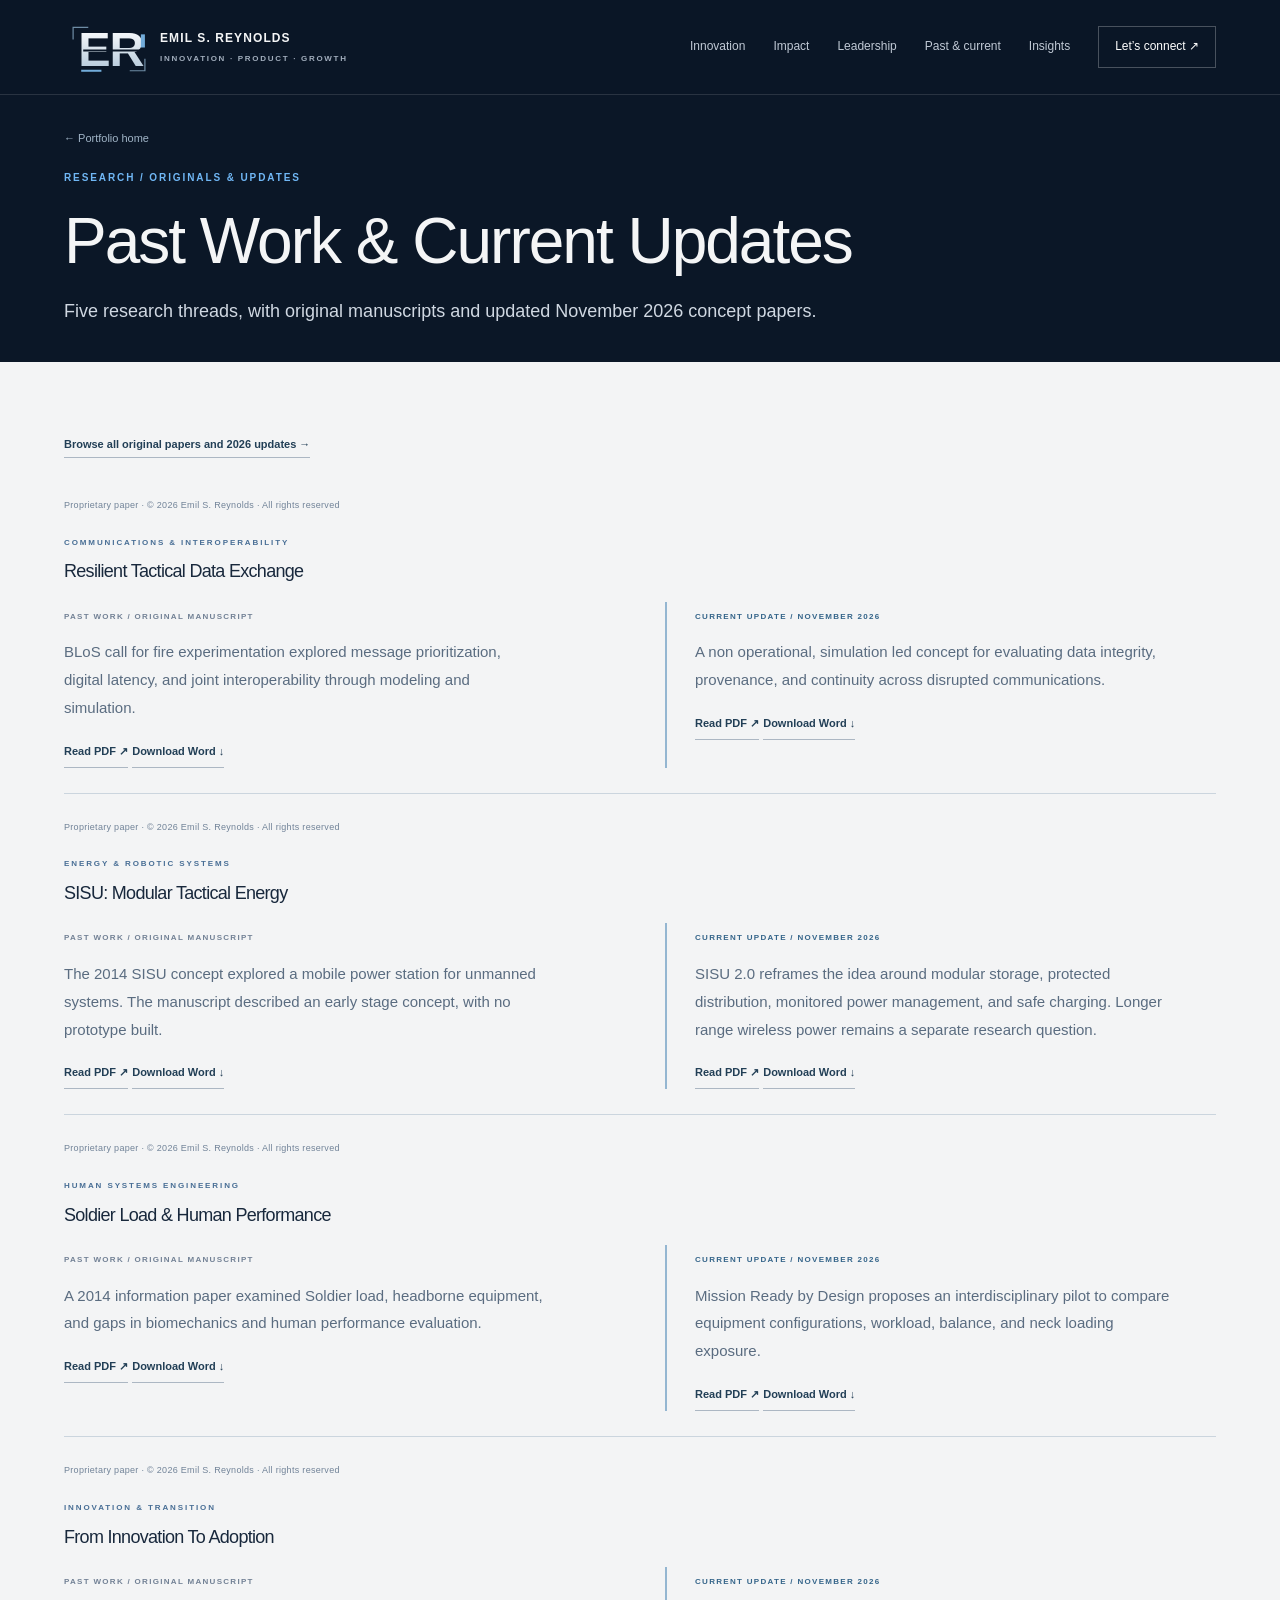
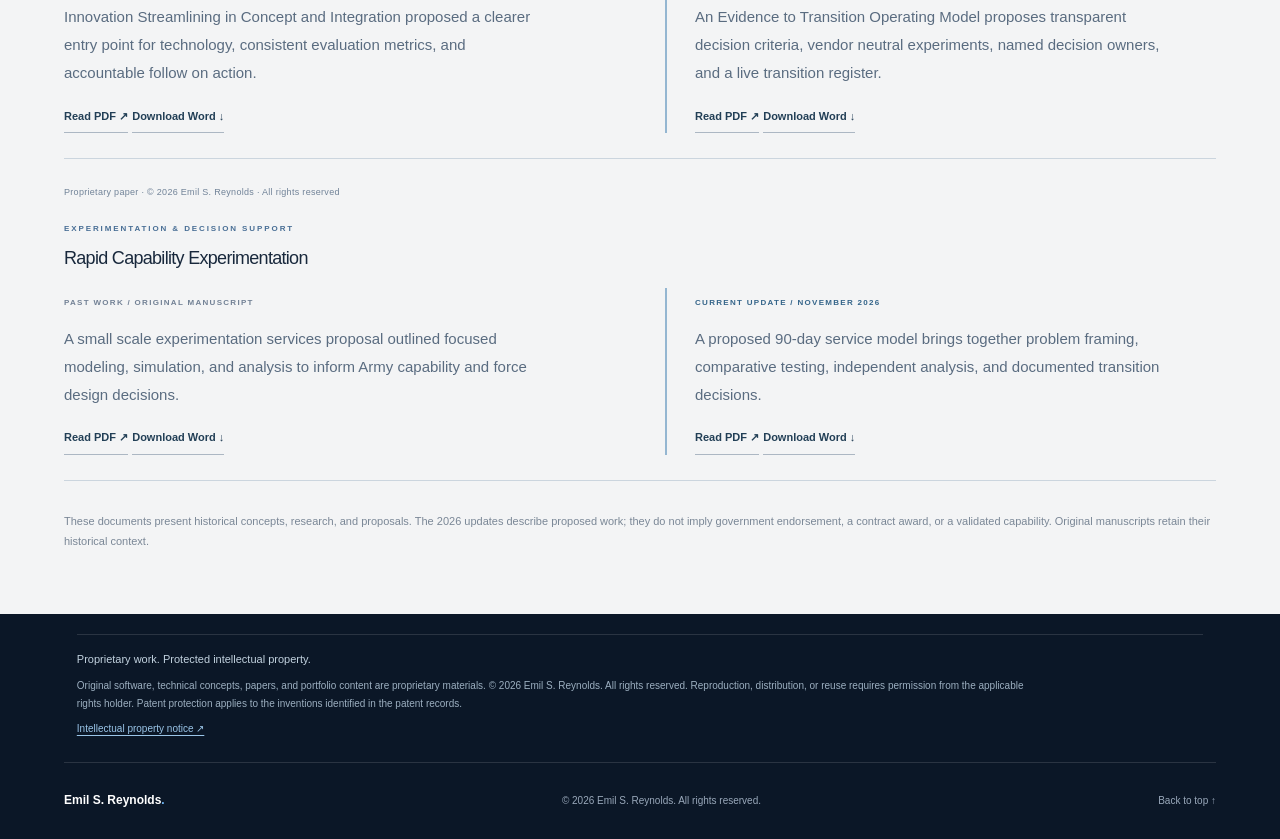
<file: research.html>
<!doctype html><html lang="en"><head><meta charset="utf-8"><meta name="viewport" content="width=device width,initial scale=1"><meta name="description" content="Five research threads, with original manuscripts and updated November 2026 concept papers."><title>Past work &amp; current updates | Emil S. Reynolds</title><link rel="stylesheet" href="styles.css"></head><body class="detail-page "><a class="skip" href="#main">Skip to content</a><header><div class="container nav"><a class="brand" href="index.html#home"><span class="monogram"><svg class="er-logo" viewBox="0 0 88 72" role="img" aria-label="ER monogram"><defs><linearGradient id="er-metal" x1="0" y1="15" x2="0" y2="57" gradientUnits="userSpaceOnUse"><stop stop-color="#ffffff"/><stop offset="1" stop-color="#b7cbdc"/></linearGradient><mask id="er-cut"><rect width="112" height="72" fill="white"/><path d="M19 39H91" stroke="black" stroke-width="2"/></mask></defs><g fill="none" stroke="#6e8ca5" stroke-width="1.2"><path d="M9 28V16H24M65 59H80V47"/></g><text x="14" y="54" fill="url(#er-metal)" font-family="'Segoe UI', Arial, sans-serif" font-size="48" font-weight="600" letter-spacing="-1" mask="url(#er-cut)">ER</text><path d="M76 23H80V36H76Z" fill="#72acda"/><path d="M17 59H37" stroke="#72acda" stroke-width="2"/></svg></span><span>EMIL S. REYNOLDS<small>INNOVATION · PRODUCT · GROWTH</small></span></a><button class="menu" aria-expanded="false" aria-controls="navigation">Menu +</button><nav id="navigation" aria-label="Main navigation"><a href="index.html#innovation">Innovation</a><a href="index.html#impact">Impact</a><a href="index.html#leadership">Leadership</a><a href="index.html#past-current">Past & current</a><a href="index.html#insights">Insights</a><a class="nav-contact" href="index.html#contact">Let’s connect ↗</a></nav></div></header><main id="main"><section class="page-intro container"><a class="back-link" href="index.html">← Portfolio home</a><div class="eyebrow">RESEARCH / ORIGINALS & UPDATES</div><h1>Past Work & Current Updates</h1><p class="lead">Five research threads, with original manuscripts and updated November 2026 concept papers.</p></section><section class="section light"><div class="container page-content"><p><a class="detail" href="papers.html">Browse all original papers and 2026 updates →</a></p><div class="evolution-list"><article class="work-evolution"><p class="paper-rights">Proprietary paper · © 2026 Emil S. Reynolds · All rights reserved</p><div class="evolution-heading"><span class="eyebrow">COMMUNICATIONS & INTEROPERABILITY</span><h3>Resilient Tactical Data Exchange</h3></div><div class="evolution-columns"><div><span class="evolution-label">PAST WORK / ORIGINAL MANUSCRIPT</span><p>BLoS call for fire experimentation explored message prioritization, digital latency, and joint interoperability through modeling and simulation.</p><a class="detail" href="documents/blos-original.pdf" target="_blank" rel="noopener noreferrer">Read PDF ↗</a> <a class="detail" href="documents/blos-original.docx" download>Download Word ↓</a></div><div><span class="evolution-label current">CURRENT UPDATE / NOVEMBER 2026</span><p>A non operational, simulation led concept for evaluating data integrity, provenance, and continuity across disrupted communications.</p><a class="detail" href="documents/blos-2026.pdf" target="_blank" rel="noopener noreferrer">Read PDF ↗</a> <a class="detail" href="documents/blos-2026.docx" download>Download Word ↓</a></div></div></article>
<article class="work-evolution"><p class="paper-rights">Proprietary paper · © 2026 Emil S. Reynolds · All rights reserved</p><div class="evolution-heading"><span class="eyebrow">ENERGY & ROBOTIC SYSTEMS</span><h3>SISU: Modular Tactical Energy</h3></div><div class="evolution-columns"><div><span class="evolution-label">PAST WORK / ORIGINAL MANUSCRIPT</span><p>The 2014 SISU concept explored a mobile power station for unmanned systems. The manuscript described an early stage concept, with no prototype built.</p><a class="detail" href="documents/sisu-original.pdf" target="_blank" rel="noopener noreferrer">Read PDF ↗</a> <a class="detail" href="documents/sisu-original.docx" download>Download Word ↓</a></div><div><span class="evolution-label current">CURRENT UPDATE / NOVEMBER 2026</span><p>SISU 2.0 reframes the idea around modular storage, protected distribution, monitored power management, and safe charging. Longer range wireless power remains a separate research question.</p><a class="detail" href="documents/sisu-2026.pdf" target="_blank" rel="noopener noreferrer">Read PDF ↗</a> <a class="detail" href="documents/sisu-2026.docx" download>Download Word ↓</a></div></div></article>
<article class="work-evolution"><p class="paper-rights">Proprietary paper · © 2026 Emil S. Reynolds · All rights reserved</p><div class="evolution-heading"><span class="eyebrow">HUMAN SYSTEMS ENGINEERING</span><h3>Soldier Load & Human Performance</h3></div><div class="evolution-columns"><div><span class="evolution-label">PAST WORK / ORIGINAL MANUSCRIPT</span><p>A 2014 information paper examined Soldier load, headborne equipment, and gaps in biomechanics and human performance evaluation.</p><a class="detail" href="documents/soldier-load-original.pdf" target="_blank" rel="noopener noreferrer">Read PDF ↗</a> <a class="detail" href="documents/soldier-load-original.docx" download>Download Word ↓</a></div><div><span class="evolution-label current">CURRENT UPDATE / NOVEMBER 2026</span><p>Mission Ready by Design proposes an interdisciplinary pilot to compare equipment configurations, workload, balance, and neck loading exposure.</p><a class="detail" href="documents/soldier-load-2026.pdf" target="_blank" rel="noopener noreferrer">Read PDF ↗</a> <a class="detail" href="documents/soldier-load-2026.docx" download>Download Word ↓</a></div></div></article>
<article class="work-evolution"><p class="paper-rights">Proprietary paper · © 2026 Emil S. Reynolds · All rights reserved</p><div class="evolution-heading"><span class="eyebrow">INNOVATION & TRANSITION</span><h3>From Innovation To Adoption</h3></div><div class="evolution-columns"><div><span class="evolution-label">PAST WORK / ORIGINAL MANUSCRIPT</span><p>Innovation Streamlining in Concept and Integration proposed a clearer entry point for technology, consistent evaluation metrics, and accountable follow on action.</p><a class="detail" href="documents/innovation-original.pdf" target="_blank" rel="noopener noreferrer">Read PDF ↗</a> <a class="detail" href="documents/innovation-original.docx" download>Download Word ↓</a></div><div><span class="evolution-label current">CURRENT UPDATE / NOVEMBER 2026</span><p>An Evidence to Transition Operating Model proposes transparent decision criteria, vendor neutral experiments, named decision owners, and a live transition register.</p><a class="detail" href="documents/innovation-2026.pdf" target="_blank" rel="noopener noreferrer">Read PDF ↗</a> <a class="detail" href="documents/innovation-2026.docx" download>Download Word ↓</a></div></div></article>
<article class="work-evolution"><p class="paper-rights">Proprietary paper · © 2026 Emil S. Reynolds · All rights reserved</p><div class="evolution-heading"><span class="eyebrow">EXPERIMENTATION & DECISION SUPPORT</span><h3>Rapid Capability Experimentation</h3></div><div class="evolution-columns"><div><span class="evolution-label">PAST WORK / ORIGINAL MANUSCRIPT</span><p>A small scale experimentation services proposal outlined focused modeling, simulation, and analysis to inform Army capability and force design decisions.</p><a class="detail" href="documents/experimentation-original.pdf" target="_blank" rel="noopener noreferrer">Read PDF ↗</a> <a class="detail" href="documents/experimentation-original.docx" download>Download Word ↓</a></div><div><span class="evolution-label current">CURRENT UPDATE / NOVEMBER 2026</span><p>A proposed 90-day service model brings together problem framing, comparative testing, independent analysis, and documented transition decisions.</p><a class="detail" href="documents/experimentation-2026.pdf" target="_blank" rel="noopener noreferrer">Read PDF ↗</a> <a class="detail" href="documents/experimentation-2026.docx" download>Download Word ↓</a></div></div></article></div><p class="editorial-note">These documents present historical concepts, research, and proposals. The 2026 updates describe proposed work; they do not imply government endorsement, a contract award, or a validated capability. Original manuscripts retain their historical context.</p></div></section><aside class="rights-notice"><strong>Proprietary work. Protected intellectual property.</strong><p>Original software, technical concepts, papers, and portfolio content are proprietary materials. © 2026 Emil S. Reynolds. All rights reserved. Reproduction, distribution, or reuse requires permission from the applicable rights holder. Patent protection applies to the inventions identified in the patent records.</p><a href="intellectual-property.html">Intellectual property notice ↗</a></aside></main><footer class="container"><a class="brand footer-brand" href="index.html#home">Emil S. Reynolds<span class="footer-dot">.</span></a><span>© <span id="year">2026</span> Emil S. Reynolds. All rights reserved.</span><a href="index.html#home">Back to top ↑</a></footer><script src="script.js"></script></body></html>
</file>
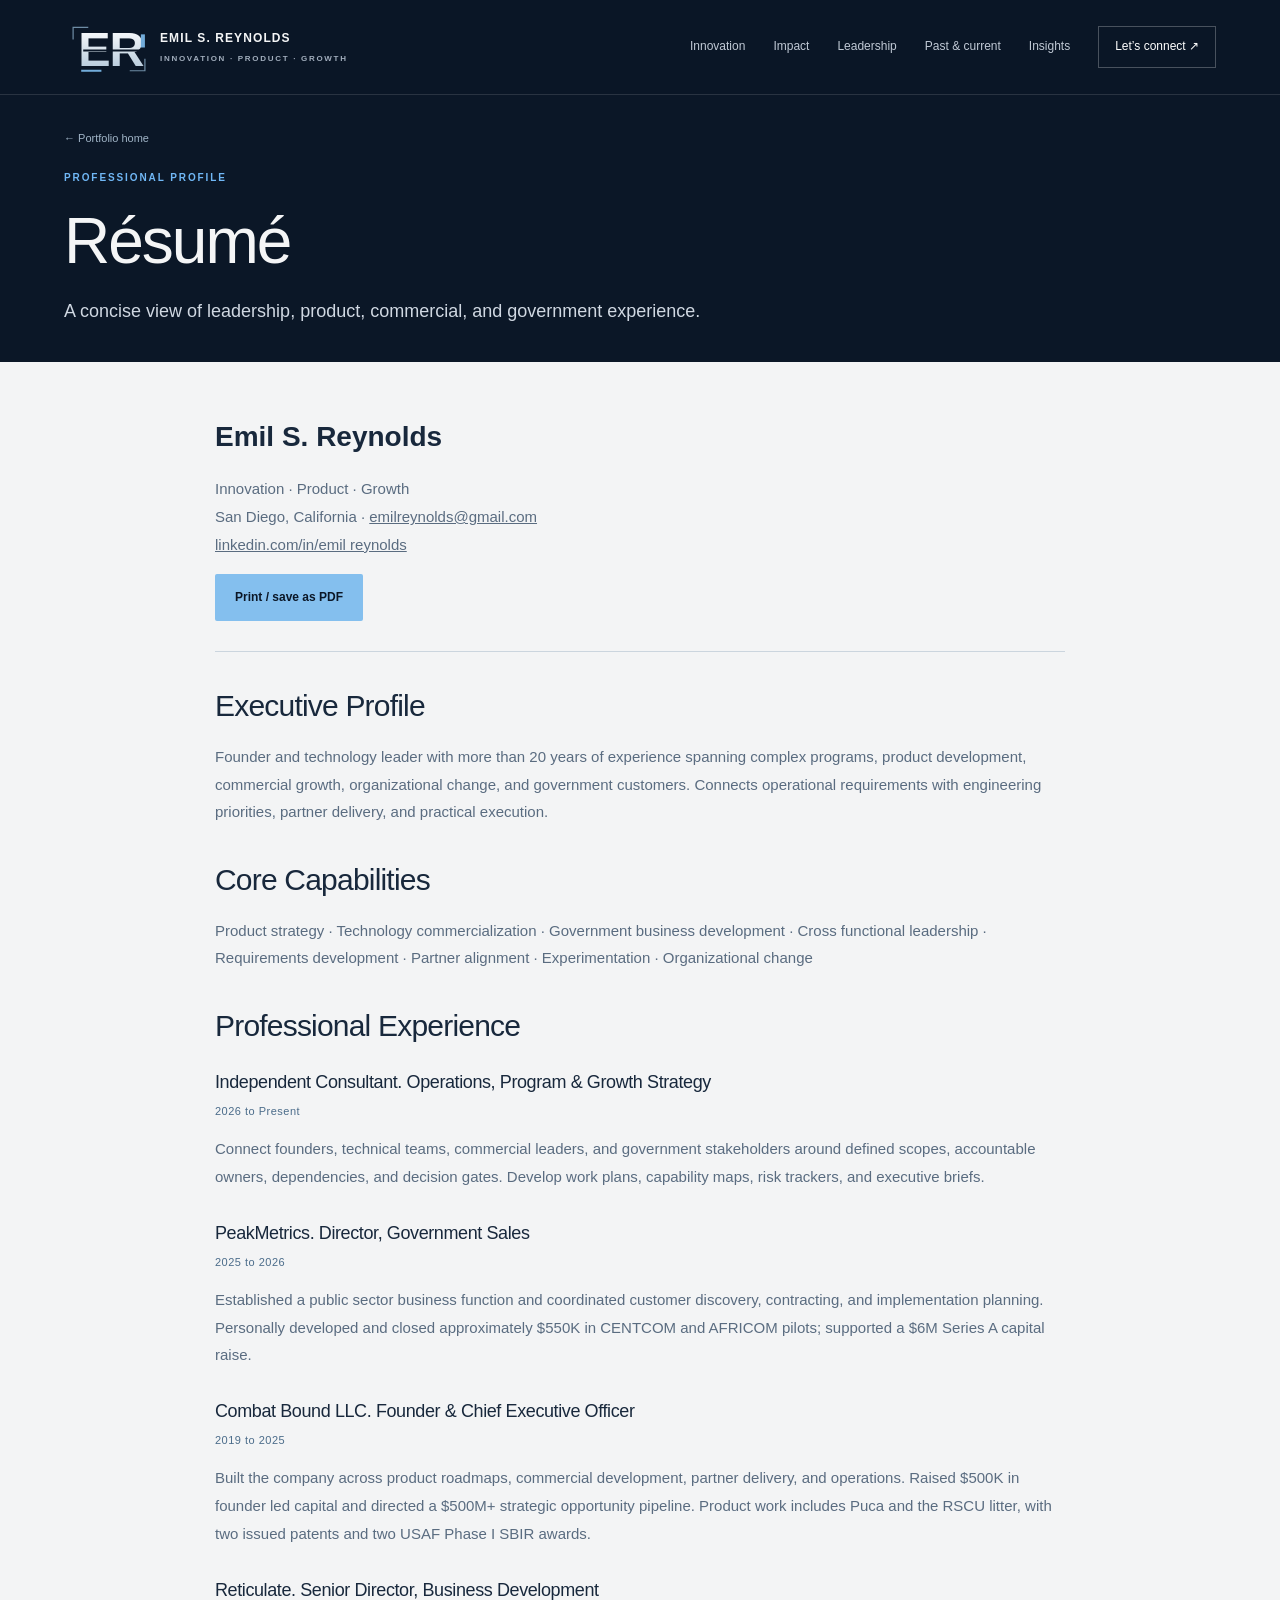
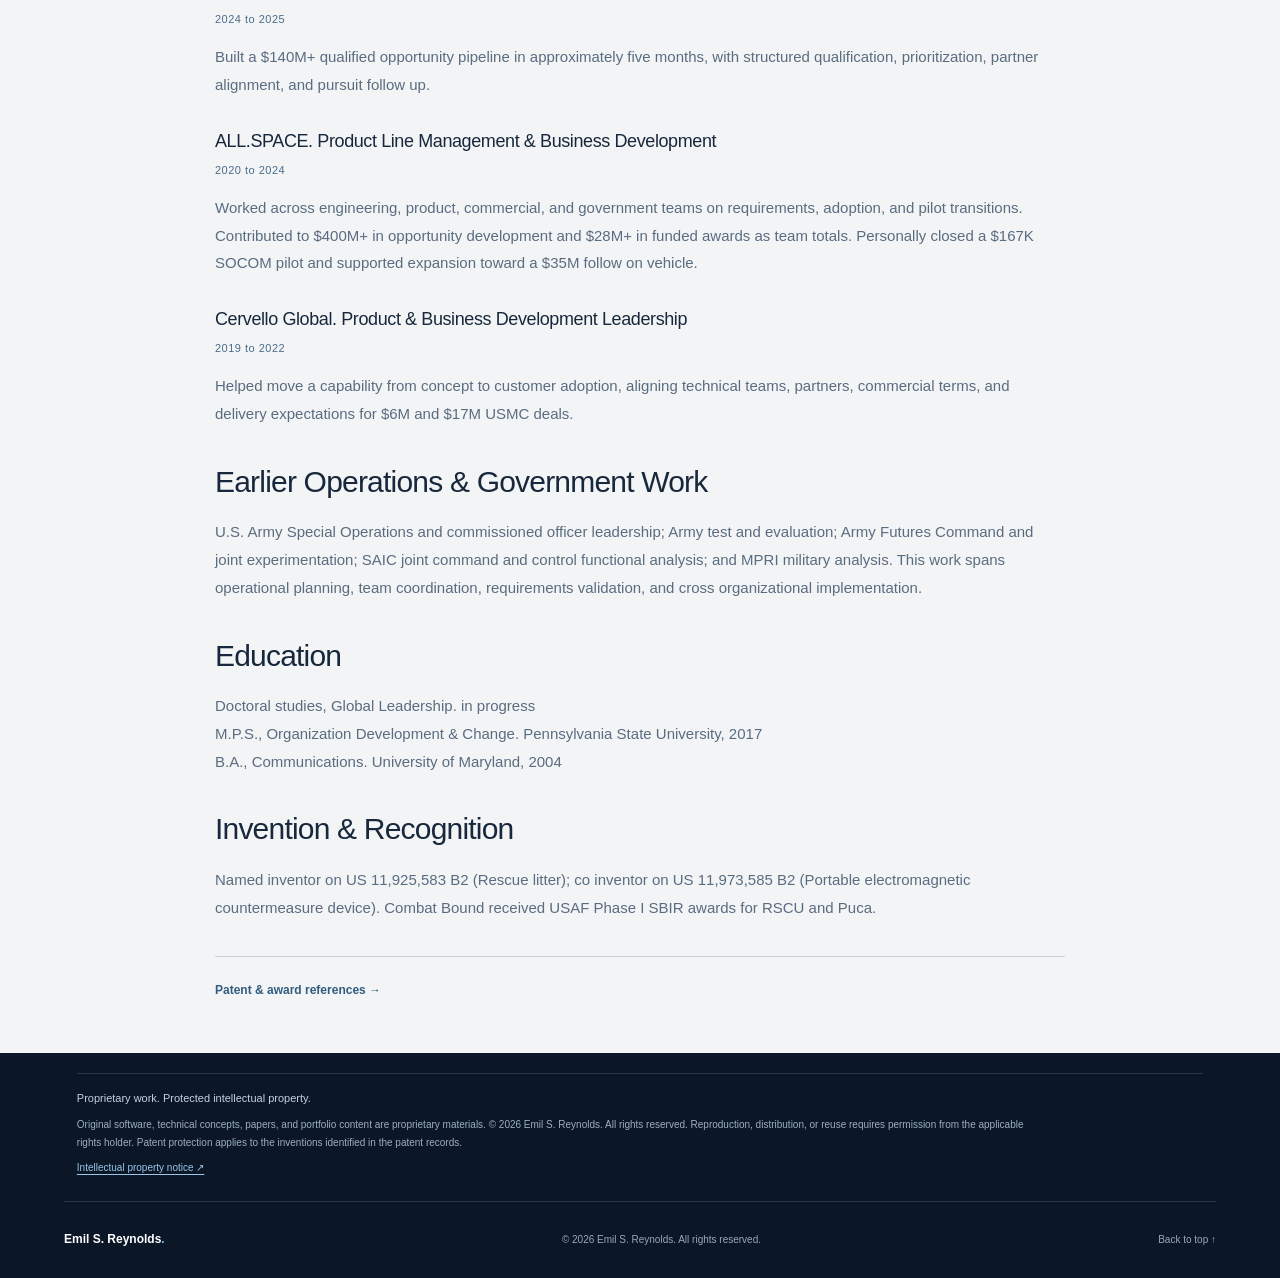
<file: resume.html>
<!doctype html><html lang="en"><head><meta charset="utf-8"><meta name="viewport" content="width=device width,initial scale=1"><meta name="description" content="A concise view of leadership, product, commercial, and government experience."><title>Résumé | Emil S. Reynolds</title><link rel="stylesheet" href="styles.css"></head><body class="detail-page resume-page"><a class="skip" href="#main">Skip to content</a><header><div class="container nav"><a class="brand" href="index.html#home"><span class="monogram"><svg class="er-logo" viewBox="0 0 88 72" role="img" aria-label="ER monogram"><defs><linearGradient id="er-metal" x1="0" y1="15" x2="0" y2="57" gradientUnits="userSpaceOnUse"><stop stop-color="#ffffff"/><stop offset="1" stop-color="#b7cbdc"/></linearGradient><mask id="er-cut"><rect width="112" height="72" fill="white"/><path d="M19 39H91" stroke="black" stroke-width="2"/></mask></defs><g fill="none" stroke="#6e8ca5" stroke-width="1.2"><path d="M9 28V16H24M65 59H80V47"/></g><text x="14" y="54" fill="url(#er-metal)" font-family="'Segoe UI', Arial, sans-serif" font-size="48" font-weight="600" letter-spacing="-1" mask="url(#er-cut)">ER</text><path d="M76 23H80V36H76Z" fill="#72acda"/><path d="M17 59H37" stroke="#72acda" stroke-width="2"/></svg></span><span>EMIL S. REYNOLDS<small>INNOVATION · PRODUCT · GROWTH</small></span></a><button class="menu" aria-expanded="false" aria-controls="navigation">Menu +</button><nav id="navigation" aria-label="Main navigation"><a href="index.html#innovation">Innovation</a><a href="index.html#impact">Impact</a><a href="index.html#leadership">Leadership</a><a href="index.html#past-current">Past & current</a><a href="index.html#insights">Insights</a><a class="nav-contact" href="index.html#contact">Let’s connect ↗</a></nav></div></header><main id="main"><section class="page-intro container"><a class="back-link" href="index.html">← Portfolio home</a><div class="eyebrow">PROFESSIONAL PROFILE</div><h1>Résumé</h1><p class="lead">A concise view of leadership, product, commercial, and government experience.</p></section><section class="section light"><div class="container page-content"><div class="reading-column"><div class="resume-contact"><strong>Emil S. Reynolds</strong><p>Innovation · Product · Growth<br>San Diego, California · <a href="mailto:emilreynolds@gmail.com">emilreynolds@gmail.com</a><br><a href="https://www.linkedin.com/in/emil-reynolds" target="_blank" rel="noopener noreferrer">linkedin.com/in/emil reynolds</a></p><button class="button print-resume" type="button">Print / save as PDF</button></div><h2>Executive Profile</h2><p>Founder and technology leader with more than 20 years of experience spanning complex programs, product development, commercial growth, organizational change, and government customers. Connects operational requirements with engineering priorities, partner delivery, and practical execution.</p><h2>Core Capabilities</h2><p>Product strategy · Technology commercialization · Government business development · Cross functional leadership · Requirements development · Partner alignment · Experimentation · Organizational change</p><h2>Professional Experience</h2><article class="resume-role"><h3>Independent Consultant. Operations, Program & Growth Strategy</h3><span class="career-date">2026 to Present</span><p>Connect founders, technical teams, commercial leaders, and government stakeholders around defined scopes, accountable owners, dependencies, and decision gates. Develop work plans, capability maps, risk trackers, and executive briefs.</p></article><article class="resume-role"><h3>PeakMetrics. Director, Government Sales</h3><span class="career-date">2025 to 2026</span><p>Established a public sector business function and coordinated customer discovery, contracting, and implementation planning. Personally developed and closed approximately $550K in CENTCOM and AFRICOM pilots; supported a $6M Series A capital raise.</p></article><article class="resume-role"><h3>Combat Bound LLC. Founder & Chief Executive Officer</h3><span class="career-date">2019 to 2025</span><p>Built the company across product roadmaps, commercial development, partner delivery, and operations. Raised $500K in founder led capital and directed a $500M+ strategic opportunity pipeline. Product work includes Puca and the RSCU litter, with two issued patents and two USAF Phase I SBIR awards.</p></article><article class="resume-role"><h3>Reticulate. Senior Director, Business Development</h3><span class="career-date">2024 to 2025</span><p>Built a $140M+ qualified opportunity pipeline in approximately five months, with structured qualification, prioritization, partner alignment, and pursuit follow up.</p></article><article class="resume-role"><h3>ALL.SPACE. Product Line Management & Business Development</h3><span class="career-date">2020 to 2024</span><p>Worked across engineering, product, commercial, and government teams on requirements, adoption, and pilot transitions. Contributed to $400M+ in opportunity development and $28M+ in funded awards as team totals. Personally closed a $167K SOCOM pilot and supported expansion toward a $35M follow on vehicle.</p></article><article class="resume-role"><h3>Cervello Global. Product & Business Development Leadership</h3><span class="career-date">2019 to 2022</span><p>Helped move a capability from concept to customer adoption, aligning technical teams, partners, commercial terms, and delivery expectations for $6M and $17M USMC deals.</p></article><h2>Earlier Operations & Government Work</h2><p>U.S. Army Special Operations and commissioned officer leadership; Army test and evaluation; Army Futures Command and joint experimentation; SAIC joint command and control functional analysis; and MPRI military analysis. This work spans operational planning, team coordination, requirements validation, and cross organizational implementation.</p><h2>Education</h2><p>Doctoral studies, Global Leadership. in progress<br>M.P.S., Organization Development & Change. Pennsylvania State University, 2017<br>B.A., Communications. University of Maryland, 2004</p><h2>Invention & Recognition</h2><p>Named inventor on US 11,925,583 B2 (Rescue litter); co inventor on US 11,973,585 B2 (Portable electromagnetic countermeasure device). Combat Bound received USAF Phase I SBIR awards for RSCU and Puca.</p><div class="related-links"><a href="patents.html">Patent & award references →</a></div></div></div></section><aside class="rights-notice"><strong>Proprietary work. Protected intellectual property.</strong><p>Original software, technical concepts, papers, and portfolio content are proprietary materials. © 2026 Emil S. Reynolds. All rights reserved. Reproduction, distribution, or reuse requires permission from the applicable rights holder. Patent protection applies to the inventions identified in the patent records.</p><a href="intellectual-property.html">Intellectual property notice ↗</a></aside></main><footer class="container"><a class="brand footer-brand" href="index.html#home">Emil S. Reynolds<span class="footer-dot">.</span></a><span>© <span id="year">2026</span> Emil S. Reynolds. All rights reserved.</span><a href="index.html#home">Back to top ↑</a></footer><script src="script.js"></script></body></html>
</file>
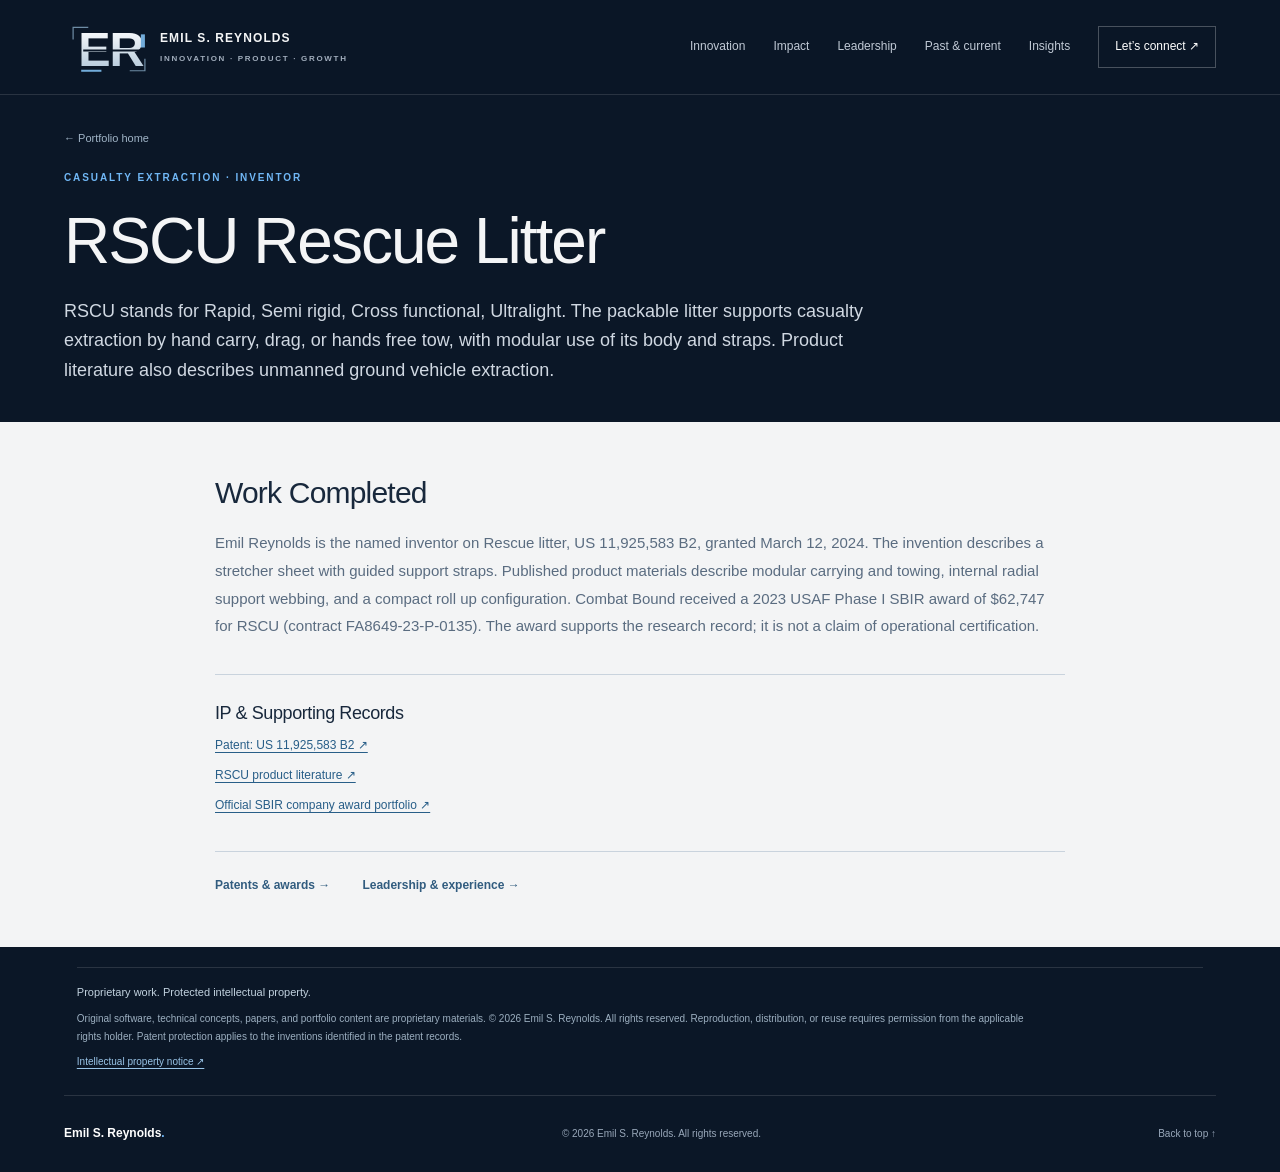
<file: rscu.html>
<!doctype html><html lang="en"><head><meta charset="utf-8"><meta name="viewport" content="width=device width,initial scale=1"><meta name="description" content="RSCU stands for Rapid, Semi rigid, Cross functional, Ultralight. The packable litter supports casualty extraction by hand carry, drag, or hands free tow, with modular use of its body and straps. Product literature also describes unmanned ground vehicle extraction."><title>RSCU rescue litter | Emil S. Reynolds</title><link rel="stylesheet" href="styles.css"></head><body class="detail-page "><a class="skip" href="#main">Skip to content</a><header><div class="container nav"><a class="brand" href="index.html#home"><span class="monogram"><svg class="er-logo" viewBox="0 0 88 72" role="img" aria-label="ER monogram"><defs><linearGradient id="er-metal" x1="0" y1="15" x2="0" y2="57" gradientUnits="userSpaceOnUse"><stop stop-color="#ffffff"/><stop offset="1" stop-color="#b7cbdc"/></linearGradient><mask id="er-cut"><rect width="112" height="72" fill="white"/><path d="M19 39H91" stroke="black" stroke-width="2"/></mask></defs><g fill="none" stroke="#6e8ca5" stroke-width="1.2"><path d="M9 28V16H24M65 59H80V47"/></g><text x="14" y="54" fill="url(#er-metal)" font-family="'Segoe UI', Arial, sans-serif" font-size="48" font-weight="600" letter-spacing="-1" mask="url(#er-cut)">ER</text><path d="M76 23H80V36H76Z" fill="#72acda"/><path d="M17 59H37" stroke="#72acda" stroke-width="2"/></svg></span><span>EMIL S. REYNOLDS<small>INNOVATION · PRODUCT · GROWTH</small></span></a><button class="menu" aria-expanded="false" aria-controls="navigation">Menu +</button><nav id="navigation" aria-label="Main navigation"><a href="index.html#innovation">Innovation</a><a href="index.html#impact">Impact</a><a href="index.html#leadership">Leadership</a><a href="index.html#past-current">Past & current</a><a href="index.html#insights">Insights</a><a class="nav-contact" href="index.html#contact">Let’s connect ↗</a></nav></div></header><main id="main"><section class="page-intro container"><a class="back-link" href="index.html">← Portfolio home</a><div class="eyebrow">CASUALTY EXTRACTION · INVENTOR</div><h1>RSCU Rescue Litter</h1><p class="lead">RSCU stands for Rapid, Semi rigid, Cross functional, Ultralight. The packable litter supports casualty extraction by hand carry, drag, or hands free tow, with modular use of its body and straps. Product literature also describes unmanned ground vehicle extraction.</p></section><section class="section light"><div class="container page-content"><div class="reading-column"><h2>Work Completed</h2><p>Emil Reynolds is the named inventor on Rescue litter, US 11,925,583 B2, granted March 12, 2024. The invention describes a stretcher sheet with guided support straps. Published product materials describe modular carrying and towing, internal radial support webbing, and a compact roll up configuration. Combat Bound received a 2023 USAF Phase I SBIR award of $62,747 for RSCU (contract FA8649-23-P-0135). The award supports the research record; it is not a claim of operational certification.</p><div class="source-box"><h3>IP & Supporting Records</h3><a class="project-source" href="https://patents.justia.com/patent/11925583" target="_blank" rel="noopener noreferrer">Patent: US 11,925,583 B2 ↗</a><a class="project-source" href="https://phoenix-group.com/assets/pdf/rscusellsheet_revised.pdf" target="_blank" rel="noopener noreferrer">RSCU product literature ↗</a><a class="project-source" href="https://www.sbir.gov/portfolio/1650415" target="_blank" rel="noopener noreferrer">Official SBIR company award portfolio ↗</a></div><div class="related-links"><a href="patents.html">Patents & awards →</a><a href="career.html">Leadership & experience →</a></div></div></div></section><aside class="rights-notice"><strong>Proprietary work. Protected intellectual property.</strong><p>Original software, technical concepts, papers, and portfolio content are proprietary materials. © 2026 Emil S. Reynolds. All rights reserved. Reproduction, distribution, or reuse requires permission from the applicable rights holder. Patent protection applies to the inventions identified in the patent records.</p><a href="intellectual-property.html">Intellectual property notice ↗</a></aside></main><footer class="container"><a class="brand footer-brand" href="index.html#home">Emil S. Reynolds<span class="footer-dot">.</span></a><span>© <span id="year">2026</span> Emil S. Reynolds. All rights reserved.</span><a href="index.html#home">Back to top ↑</a></footer><script src="script.js"></script></body></html>
</file>
<file: styles.css>
:root{--navy:#0b1727;--panel:#12243a;--white:#f4f5f6;--muted:#a1adbc;--blue:#70b7f5;--line:#ffffff20;--ink:#18283c}*{box-sizing:border-box}html{scroll-behavior:smooth;scroll-padding-top:90px}body{margin:0;font:15px/1.65 Arial,Helvetica,sans-serif;color:var(--white);background:var(--navy)}a{color:inherit;text-decoration:none}button{font:inherit;cursor:pointer}a:focus-visible,button:focus-visible{outline:3px solid #58aaf0;outline-offset:5px}.container{width:min(1280px,88%);margin:auto}.skip{position:absolute;top:-100px;background:white;color:black;padding:15px;z-index:20}.skip:focus{top:10px}header{border-bottom:1px solid var(--line);background:#0b1727f5;position:sticky;top:0;z-index:10;backdrop-filter:blur(15px)}.nav{min-height:94px;display:flex;align-items:center;justify-content:space-between;gap:25px}.brand{display:flex;align-items:center;gap:15px;font-size:12px;font-weight:700;letter-spacing:1.1px}.brand small{display:block;font-size:8px;letter-spacing:1.7px;color:var(--muted);margin-top:4px}.monogram{font-size:30px;letter-spacing:-2px;border-right:1px solid var(--line);padding-right:18px}.monogram span,.footer-dot{color:var(--blue)}nav{display:flex;gap:28px;align-items:center;font-size:12px;color:#c0c9d5}nav a:hover{color:white}.nav-contact{border:1px solid #ffffff40;padding:10px 16px;color:white}.menu{display:none}.hero{padding-top:88px;display:grid;grid-template-columns:1.2fr 1fr;gap:50px}.eyebrow{font-size:10px;letter-spacing:1.9px;font-weight:700;color:var(--blue);line-height:1.7}.hero .eyebrow{display:flex;align-items:center;gap:10px}.eyebrow>span{height:5px;width:5px;background:var(--blue)}h1{font-size:clamp(40px,4.6vw,68px);line-height:1.1;letter-spacing:-2.8px;font-weight:500;margin:28px 0}h1 em,h2 em{font-style:normal;color:var(--blue)}.lead{max-width:550px;font-size:18px;line-height:1.65;color:#d0d8e2}.hero-sub{max-width:490px;color:var(--muted);font-size:14px}.actions{display:flex;gap:28px;align-items:center;margin:32px 0 55px}.button{border:0;border-radius:2px;display:inline-flex;gap:30px;align-items:center;justify-content:center;background:#84bfee;color:#0b1727;padding:14px 20px;font-size:12px;font-weight:700}.button:hover{background:#a5d3f7}.text-link{font-size:12px}.text-link span{margin-left:15px}.hero-art{min-height:450px;align-self:center;position:relative;border:1px solid #5d84aa32;background:radial-gradient(ellipse at center,#203f5e66,transparent 65%),linear-gradient(#5e8aad0a 1px,transparent 1px),linear-gradient(90deg,#5e8aad0a 1px,transparent 1px);background-size:auto,28px 28px,28px 28px;overflow:hidden}.art-top,.art-bottom{position:absolute;left:22px;right:22px;display:flex;justify-content:space-between;font-size:8px;letter-spacing:1.5px;color:#8ba2b7}.art-top{top:20px}.art-bottom{bottom:22px;align-items:end}.signal{color:var(--blue);font-size:19px}.orbit{position:absolute;left:50%;top:50%;border:1px solid #73a8d34a;border-radius:50%;transform:translate(-50%,-50%) rotate(-32deg)}.orbit-one{width:310px;height:310px}.orbit-two{width:200px;height:370px}.orbit-three{width:370px;height:200px}.core{position:absolute;left:50%;top:50%;transform:translate(-50%,-50%);width:170px;height:110px;border:1px solid #8cc9fa66;background:#11273de8;display:flex;gap:12px;align-items:center;justify-content:center;box-shadow:0 0 50px #6eaff015}.core span{font-size:10px;letter-spacing:1px}.core strong{font-size:28px;color:var(--blue);font-weight:400}.art-label{position:absolute;font-size:8px;letter-spacing:1.5px;background:#0f2030;padding:5px;color:#b4cadb}.art-label i{display:inline-block;width:5px;height:5px;background:#87c8f6;margin-right:8px;box-shadow:0 0 12px #87c8f6}.label-a{top:24%;left:12%}.label-b{right:4%;top:45%}.label-c{left:25%;bottom:20%}.cross{position:absolute;color:#83a3c4;font-size:18px}.cross-a{top:55px;left:25px}.cross-b{bottom:60px;right:25px}.hero-foot{grid-column:1/-1;border-top:1px solid var(--line);display:flex;justify-content:space-between;font-size:9px;color:#aebaca;letter-spacing:1.8px;padding:25px 0 30px}.section{padding:85px 0}.light{background:#f3f4f5;color:var(--ink)}.light .eyebrow{color:#486e95}.section-heading{display:flex;justify-content:space-between;gap:60px;align-items:end;margin-bottom:36px}h2{font-size:clamp(32px,3.5vw,48px);line-height:1.15;letter-spacing:-1.7px;font-weight:500;margin:17px 0 0}.section-heading>p{max-width:380px;color:var(--muted);font-size:14px;margin:0 0 4px}.light .section-heading>p,.light p{color:#647184}.filters{display:flex;gap:8px;margin-bottom:28px}.filters button{background:transparent;border:1px solid #ccd2d9;border-radius:2px;padding:8px 15px;font-size:11px;color:#566578}.filters button[aria-pressed=true]{background:var(--navy);border-color:var(--navy);color:white}.projects{display:grid;grid-template-columns:1fr 1fr;gap:38px 28px}.project[hidden]{display:none}.project-visual{height:290px;position:relative;overflow:hidden;padding:24px}.visual-meta,.visual-footer{position:absolute;left:24px;right:24px;font-size:8px;letter-spacing:2px;display:flex;justify-content:space-between}.visual-meta{top:22px}.visual-footer{bottom:22px}.dib{background:#10283d;color:#b6cee0}.dib:before,.dib:after{content:'';width:270px;height:270px;border:1px solid #81b5dc25;position:absolute;transform:rotate(45deg);right:-90px;top:-90px}.dib:after{right:-30px;top:-40px}.dib-word{font-size:78px;letter-spacing:-6px;font-weight:700;position:absolute;top:50%;left:50%;transform:translate(-50%,-50%);color:#edf5fa;white-space:nowrap}.dib-word span{color:#72b5e8;font-weight:400}.puca{background:#dfe5e9;color:#4c6377}.puca-word{position:absolute;left:50%;top:54%;transform:translate(-50%,-50%);font-size:59px;letter-spacing:-3px;color:#254459}.puca-mark{position:absolute;left:50%;top:35%;transform:translate(-50%,-50%);display:flex;gap:5px}.puca-mark span{width:15px;height:32px;border:1px solid #527f9e;border-radius:15px;transform:rotate(35deg)}.puca-mark span:nth-child(2){margin-top:-8px;background:#527f9e}.project-heading{display:flex;justify-content:space-between;gap:12px;align-items:center;margin:18px 0 0}h3{font-size:20px;font-weight:500;letter-spacing:-.4px;margin:0}.project-heading>span{font-size:8px;letter-spacing:1px;color:#657b8d}.project p{font-size:13px;margin:8px 0 12px}.detail{font-size:11px;font-weight:700;border:0;border-bottom:1px solid #acb7c3;padding:4px 0 7px;background:transparent;color:#223f56}.detail span{margin-left:28px}.compact{border-top:1px solid #d0d7df;padding:26px 0 0;display:flex;gap:18px;position:relative}.system-number{font-size:10px;color:#678099;padding-top:4px}.compact h3{margin:6px 0}.compact>div:nth-child(2){max-width:76%}.compact .eyebrow{font-size:8px}.wave,.target{position:absolute;right:0;top:35px;color:#8ea4b6;font-size:45px;line-height:1}.wave{font-size:35px;letter-spacing:-14px;right:10px}.editorial-note{font-size:11px!important;line-height:1.7;margin-top:30px!important;color:#7a8796!important}.impact{background:#122137}.impact-grid{display:grid;grid-template-columns:repeat(3,1fr);gap:45px;margin-top:45px}.impact-grid article{border-top:1px solid #ffffff30;padding-top:22px}.index{color:#78a9d2;font-size:11px}.impact-grid h3{margin:28px 0 12px}.impact-grid p{color:var(--muted);font-size:14px}.leadership{display:grid;grid-template-columns:1fr 1fr;gap:80px}.signature{font-family:Georgia,serif;font-style:italic;font-size:27px;margin-top:65px}.signature span{display:block;font:8px/2 Arial,sans-serif;letter-spacing:2px;color:#667c91;margin-top:12px}.large-copy{font-size:21px;line-height:1.55;color:#34465b!important;margin-top:0}.leadership-copy>p{font-size:14px}.experience-row{display:flex;gap:22px;padding:22px 0;border-top:1px solid #d1d8df}.experience-row>span{font-size:10px;color:#6a7f93}.experience-row h3{font-size:16px}.experience-row p{margin:4px 0 0;font-size:12px}.insights{background:#e6ebef;color:var(--ink)}.insights .eyebrow{color:#4b6d8d}.insights .section-heading>p{color:#65758a}.insight-grid{display:grid;grid-template-columns:repeat(3,1fr);gap:25px}.insight-grid article{border-top:1px solid #b9c6d0;padding:22px 0}.topic{font-size:8px;letter-spacing:1.2px;color:#59738c}.insight-grid h3{font-size:20px;line-height:1.4;margin:20px 0 30px}.coming{font-size:10px;color:#728195}.contact-section{padding:85px 0;background:radial-gradient(ellipse at bottom right,#193b5966,transparent 65%)}.contact{display:grid;grid-template-columns:1.4fr 1fr;gap:90px;align-items:center}.contact h2{font-size:clamp(38px,4.5vw,63px)}.contact p{font-size:14px;color:var(--muted);margin-top:25px}.contact-panel{border:1px solid #ffffff2b;padding:32px;background:#ffffff03}.contact-mark{font-size:35px;color:var(--blue);display:block;margin-bottom:28px}.contact-panel p{margin-top:12px}.contact-panel .contact-note{font-size:10px;margin-top:28px;border-top:1px solid var(--line);padding-top:18px}footer{padding:28px 0;border-top:1px solid var(--line);display:flex;gap:25px;justify-content:space-between;align-items:center;color:#99a8ba;font-size:10px}.footer-brand{font-size:12px;color:white;letter-spacing:0;gap:0}dialog{color:var(--ink);background:#f3f4f5;max-width:600px;width:90%;border:0;padding:45px;box-shadow:0 30px 100px #0008}dialog::backdrop{background:#020c1ac9;backdrop-filter:blur(5px)}dialog h2{margin-bottom:20px}dialog p{color:#607184;font-size:14px}dialog .eyebrow{color:#4e769b}.close{position:absolute;right:16px;top:10px;font-size:28px;border:0;background:transparent;color:#22364d}.dialog-note{border-top:1px solid #ccd4dd;margin:25px 0;padding-top:20px}.dialog-note h3{font-size:16px}@media(min-width:1500px){.hero{padding-top:110px;padding-bottom:10px}}@media(max-width:1000px){nav{gap:15px}.brand small{font-size:7px}.hero{gap:30px}.hero-art{min-height:380px}.orbit-one{width:260px;height:260px}.orbit-two{width:160px;height:310px}.orbit-three{width:310px;height:160px}.hero-foot{letter-spacing:1px;font-size:8px}.leadership{gap:40px}.contact{gap:40px}}@media(max-width:760px){html{scroll-padding-top:75px}.container{width:88%}.nav{min-height:75px}.brand{font-size:10px}.monogram{font-size:26px}.brand small{font-size:6px}.menu{display:block;border:1px solid #ffffff40;color:#dae5ee;background:transparent;padding:7px 10px;font-size:11px}nav{display:none;position:absolute;top:75px;left:0;right:0;background:#101f32;padding:25px 6%;border-bottom:1px solid var(--line);align-items:start}nav.open{display:flex;flex-direction:column;gap:22px}.hero{padding-top:50px;grid-template-columns:1fr;gap:20px}h1{font-size:clamp(39px,8.5vw,60px);letter-spacing:-1.7px}.hero .eyebrow{font-size:8px;letter-spacing:1.2px}.lead{font-size:16px}.hero-sub{font-size:13px}.actions{gap:22px;margin-bottom:20px}.hero-art{min-height:360px}.hero-foot{display:grid;grid-template-columns:1fr 1fr;gap:12px;padding:24px 0;margin-top:15px;font-size:7px}.section{padding:55px 0}.section-heading{flex-direction:column;align-items:start;gap:22px}h2{font-size:36px}.section-heading>p{max-width:100%}.projects{grid-template-columns:1fr;gap:30px}.project-visual{height:270px}.compact{min-height:170px}.impact-grid,.insight-grid{grid-template-columns:1fr;gap:20px}.impact-grid h3{margin-top:15px}.impact-grid{margin-top:25px}.leadership{grid-template-columns:1fr;gap:35px}.signature{margin-top:30px}.contact{grid-template-columns:1fr;gap:35px}.contact-section{padding:55px 0}footer{flex-wrap:wrap;font-size:9px}.footer-brand{width:100%}dialog{padding:35px 25px}.filters{gap:5px}.filters button{font-size:10px;padding:8px 10px}}@media(prefers-reduced-motion:reduce){html{scroll-behavior:auto}}
/* Custom ER identity */
.monogram{display:flex;align-items:center;border:0;padding:0;margin-right:2px;flex-shrink:0}
.er-logo{display:block;width:57px;height:52px;overflow:visible;transition:filter .2s ease,transform .2s ease}
.er-frame{fill:#142b42;stroke:#70b7f5;stroke-width:1;stroke-opacity:.55}
.er-e{fill:#edf5fc}.er-r{fill:#82c5fa}.er-accent{fill:none;stroke:#82c5fa;stroke-width:2;stroke-linecap:square}
.brand:hover .er-logo{filter:drop-shadow(0 0 8px #70b7f54d);transform:translateY(-1px)}
@media(max-width:760px){.er-logo{width:45px;height:42px}.brand{gap:10px}}
@media(prefers-reduced-motion:reduce){.er-logo{transition:none}.brand:hover .er-logo{transform:none}}
/* Biography portrait */
.bio-portrait{margin:30px 0 0;max-width:390px;background:#142b42;border:1px solid #c7d1db;box-shadow:12px 12px 0 #dde5ec}
.bio-portrait img{display:block;width:100%;height:auto;aspect-ratio:5/6;object-fit:cover}
.bio-portrait figcaption{padding:15px 18px;color:#eef5fb;font-size:10px;font-weight:700;letter-spacing:1.6px}
.bio-portrait figcaption span{display:block;margin-top:4px;color:#97b5ce;font-size:7px;letter-spacing:1.3px}
.leadership .signature{margin-top:32px}
@media(max-width:760px){.bio-portrait{max-width:360px;margin-top:26px;box-shadow:8px 8px 0 #dde5ec}}
/* Open, forward-leaning ER wordmark */
.er-logo{width:68px;height:51px}
.er-accent{fill:#70b7f5;stroke:none}
@media(max-width:760px){.er-logo{width:53px;height:40px}}
/* Fluid signature monogram */
.er-logo{width:79px;height:58px}
.er-flow-e,.er-flow-r,.er-flow-sweep{fill:none;stroke-linecap:round;stroke-linejoin:round}
.er-flow-e{stroke:#f0f7ff;stroke-width:6.5}
.er-flow-r{stroke:url(#er-flow);stroke-width:6.5}
.er-flow-sweep{stroke:#72bafb;stroke-width:2.5;opacity:.8}
@media(max-width:760px){.er-logo{width:63px;height:47px}}
/* Bold steel signature */
.er-logo{width:82px;height:54px}
.er-flow-e,.er-flow-r{stroke:url(#er-flow);stroke-width:8.5;stroke-linecap:square;stroke-linejoin:round}
@media(max-width:760px){.er-logo{width:66px;height:44px}}
/* Precision stencil insignia */
.er-logo{width:88px;height:58px}
.brand:hover .er-logo{filter:drop-shadow(0 0 5px #70b7f52b);transform:none}
@media(max-width:760px){.er-logo{width:70px;height:46px}}
/* Larger header identity, preserving the complete monogram proportions. */
.er-logo{width:110px;height:73px}
@media(max-width:760px){.er-logo{width:84px;height:56px}}
/* Remove unused logo canvas and tighten the name lockup. */
.er-logo{width:89px;height:73px}
.nav .brand{gap:7px}
.nav .monogram{margin-right:0}
@media(max-width:760px){.er-logo{width:68px;height:56px}.nav .brand{gap:6px}}
/* Research archive: original work paired with current updates. */
.archive-intro{display:flex;justify-content:space-between;gap:20px;padding:18px 0;border-top:1px solid #cbd5de;border-bottom:1px solid #cbd5de;font-size:9px;letter-spacing:1.4px;color:#58718a}
.archive-intro time{letter-spacing:0;font-size:11px;color:#647184}
.work-evolution{padding:34px 0;border-bottom:1px solid #cbd5de}
.evolution-heading h3{font-size:25px;margin:7px 0 23px;letter-spacing:-.7px}.evolution-heading .eyebrow{font-size:8px}
.evolution-columns{display:grid;grid-template-columns:1fr 1fr;gap:50px}.evolution-columns>div+div{border-left:2px solid #94b6d1;padding-left:28px}
.evolution-label{font-size:8px;font-weight:700;letter-spacing:1.3px;color:#728195}.evolution-label.current{color:#35658a}
.evolution-columns p{font-size:14px;line-height:1.8;margin:12px 0 16px;max-width:480px}.evolution-columns .detail{display:inline-block}
@media(min-width:761px) and (max-width:1100px){nav{gap:12px;font-size:11px}.nav{gap:15px}.nav-contact{padding:9px}}
@media(max-width:760px){.archive-intro{flex-direction:column;gap:5px}.evolution-columns{grid-template-columns:1fr;gap:24px}.evolution-columns>div+div{padding-left:18px}.evolution-heading h3{font-size:23px}.work-evolution{padding:28px 0}}
.ip-reference{font-size:10px!important;color:#486e8d!important}.ip-reference a{text-decoration:underline;text-underline-offset:3px}
.project-source{display:block;font-size:12px;color:#285e88;text-decoration:underline;text-underline-offset:3px;margin:10px 0}
.project.compact>div:nth-child(2){max-width:100%}
#project-dialog{max-height:85vh;overflow:auto}
/* Linked detail pages */
.page-intro{padding:48px 0 58px}.back-link{display:inline-block;font-size:11px;color:#a1b5c7;margin-bottom:32px}.page-intro h1{font-size:clamp(38px,5vw,64px);letter-spacing:-2px;max-width:950px;margin:20px 0}.page-intro .lead{max-width:830px;margin-bottom:0}
.page-content h2{font-size:30px;line-height:1.25;letter-spacing:-.8px;margin:0 0 18px}.page-content h3{font-size:18px;line-height:1.4}.page-content p{color:#5a6c80;font-size:15px;line-height:1.85}.reading-column{max-width:850px}.page-content .reading-column{margin:auto}.source-box{margin-top:34px;border-top:1px solid #c9d3dd;padding-top:26px}.related-links{display:flex;flex-wrap:wrap;gap:16px 32px;margin-top:35px;padding-top:24px;border-top:1px solid #c9d3dd}.related-links a{font-size:12px;font-weight:700;color:#315c7f}.section-link{display:block;margin-top:28px;font-size:12px;font-weight:700;color:inherit;grid-column:1/-1}.section-link:hover,.related-links a:hover{text-decoration:underline}
.profile-links{margin-top:26px}.profile-links>a{display:flex;align-items:center;gap:20px;padding:20px 0;border-top:1px solid #cbd5de}.profile-links>a>span{font-size:10px;color:#74889a}.profile-links h3{font-size:16px}.profile-links p{font-size:12px;margin:5px 0 0}.profile-links b{margin-left:auto;color:#476b8e;font-weight:400}.profile-links>a:hover h3{color:#376b96}.insight-link{display:block;border-top:1px solid #b9c6d0;padding:22px 0}.insight-link:hover h3{color:#376b96}
.career-entry{display:grid;grid-template-columns:140px 1fr;gap:25px;padding:30px 0;border-bottom:1px solid #cbd5de}.career-date{font-size:11px;color:#4b6c8a;letter-spacing:.5px}.career-entry h2{margin-bottom:8px}.career-entry h3{color:#4b6176;font-size:15px}.career-entry p{max-width:800px}.career-prior{padding-top:45px}.education-grid{display:grid;grid-template-columns:repeat(3,1fr);gap:30px}.education-item{border-top:2px solid #92adc3;padding-top:20px}.education-item h2{font-size:26px;margin:20px 0 12px}.education-item h3{font-size:16px;color:#4a657d}.record{padding:0 0 30px;margin-bottom:35px;border-bottom:1px solid #cbd5de}.record h2{margin-top:12px}.record h3{color:#416783}.award-grid{display:grid;grid-template-columns:1fr 1fr;gap:40px;margin-top:28px}.award-grid strong{display:block;font-size:28px;font-weight:500;color:#315c7f;margin:12px 0}.resume-contact{border-bottom:1px solid #cbd5de;padding-bottom:30px;margin-bottom:35px}.resume-contact>strong{font-size:28px}.resume-contact a{text-decoration:underline}.resume-role{margin:25px 0 30px}.resume-role .career-date{display:block;margin-top:7px}.resume-page .page-content h2{margin-top:35px}.project .detail{display:inline-block}.contact-panel a:hover{text-decoration:underline}
@media(max-width:760px){.page-intro{padding:30px 0 40px}.page-intro h1{font-size:39px;letter-spacing:-1.5px}.career-entry{grid-template-columns:1fr;gap:12px}.education-grid,.award-grid{grid-template-columns:1fr}.profile-links>a{gap:14px}.page-content h2{font-size:27px}.page-content .work-evolution{padding-top:0;margin-bottom:30px}}
@media print{.resume-page{background:white;color:#111;font:10pt/1.4 Arial,sans-serif}.resume-page header,.resume-page footer,.resume-page .page-intro,.resume-page .print-resume,.resume-page .related-links,.resume-page .skip{display:none}.resume-page .section{padding:0}.resume-page .container{width:100%}.resume-page .light{background:white}.resume-page .page-content p{font-size:10pt;line-height:1.45;color:#222}.resume-page .page-content h2{font-size:15pt;margin:18pt 0 8pt}.resume-page .page-content h3{font-size:11pt}.resume-role{break-inside:avoid;margin:15pt 0}.resume-contact{padding-bottom:10pt;margin-bottom:10pt}.resume-page a{text-decoration:none}.resume-page .career-date{color:#333}@page{margin:16mm}}
.rights-notice{width:min(1280px,88%);margin:30px auto 35px;padding-top:20px;border-top:1px solid #ffffff20;color:#9cafc0;font-size:10px;line-height:1.8}.rights-notice strong{font-size:11px;font-weight:500;color:#c2d2df}.rights-notice p{max-width:950px;margin:7px 0}.rights-notice a{color:#9ac5e8;text-decoration:underline;text-underline-offset:3px}.paper-rights{font-size:9px!important;letter-spacing:.3px;color:#718398!important;margin:0 0 14px!important}
@media print{.rights-notice{width:100%;color:#444;border-color:#bbb;font-size:8pt}.rights-notice strong{color:#222}.rights-notice a{color:#222}}
/* Compact screen rhythm */
@media screen{
.container{width:min(1320px,90%)}
.section{padding:52px 0}.hero{padding-top:46px;gap:30px 38px}.hero-art{min-height:390px}.actions{margin:24px 0 26px}.hero-foot{padding:18px 0 20px}
.section-heading{gap:35px;margin-bottom:24px}.filters{margin-bottom:20px}.projects{gap:26px 24px}.project-visual{height:235px}.project-heading{margin-top:14px}
.impact-grid{gap:28px;margin-top:26px}.impact-grid h3{margin:18px 0 10px}.leadership{gap:48px}.profile-links{margin-top:20px}.profile-links>a{padding:16px 0}
.contact-section{padding:52px 0}.contact{gap:48px}.contact-panel{padding:26px}.contact-mark{margin-bottom:18px}
.page-intro{padding:30px 0 36px}.back-link{margin-bottom:22px}.career-entry{padding:24px 0}.record{padding-bottom:24px;margin-bottom:26px}.career-prior{padding-top:30px}.work-evolution{padding:25px 0}.evolution-heading h3{margin-bottom:17px}.rights-notice{margin:20px auto 24px;padding-top:15px}
}
@media screen and (max-width:760px){.section{padding:36px 0}.hero{padding-top:32px;gap:20px}.hero-art{min-height:320px}.section-heading{gap:18px}.project-visual{height:220px}.compact{min-height:0}.leadership{gap:28px}.contact-section{padding:36px 0}.contact{gap:26px}.page-intro{padding:24px 0 28px}.profile-links>a{padding:15px 0}.actions{margin-bottom:12px}}
/* Keep profile navigation below both biography columns. */
@media screen{
.leadership{align-items:start;row-gap:26px}
.leadership .profile-links{grid-column:1/-1;display:grid;grid-template-columns:repeat(2,minmax(0,1fr));gap:0 36px;margin:0}
.leadership .profile-links>a{min-width:0;padding:17px 0;align-items:start}
.leadership .profile-links>a>div{min-width:0}.leadership .profile-links b{padding-top:2px}
.leadership .profile-links p{margin:4px 0 0;line-height:1.55}
#leadership{padding-bottom:30px}#past-current{padding-top:30px}
}
@media screen and (max-width:760px){.leadership .profile-links{grid-template-columns:1fr;gap:0}.leadership{row-gap:22px}#leadership{padding-bottom:24px}#past-current{padding-top:24px}}
</file>
